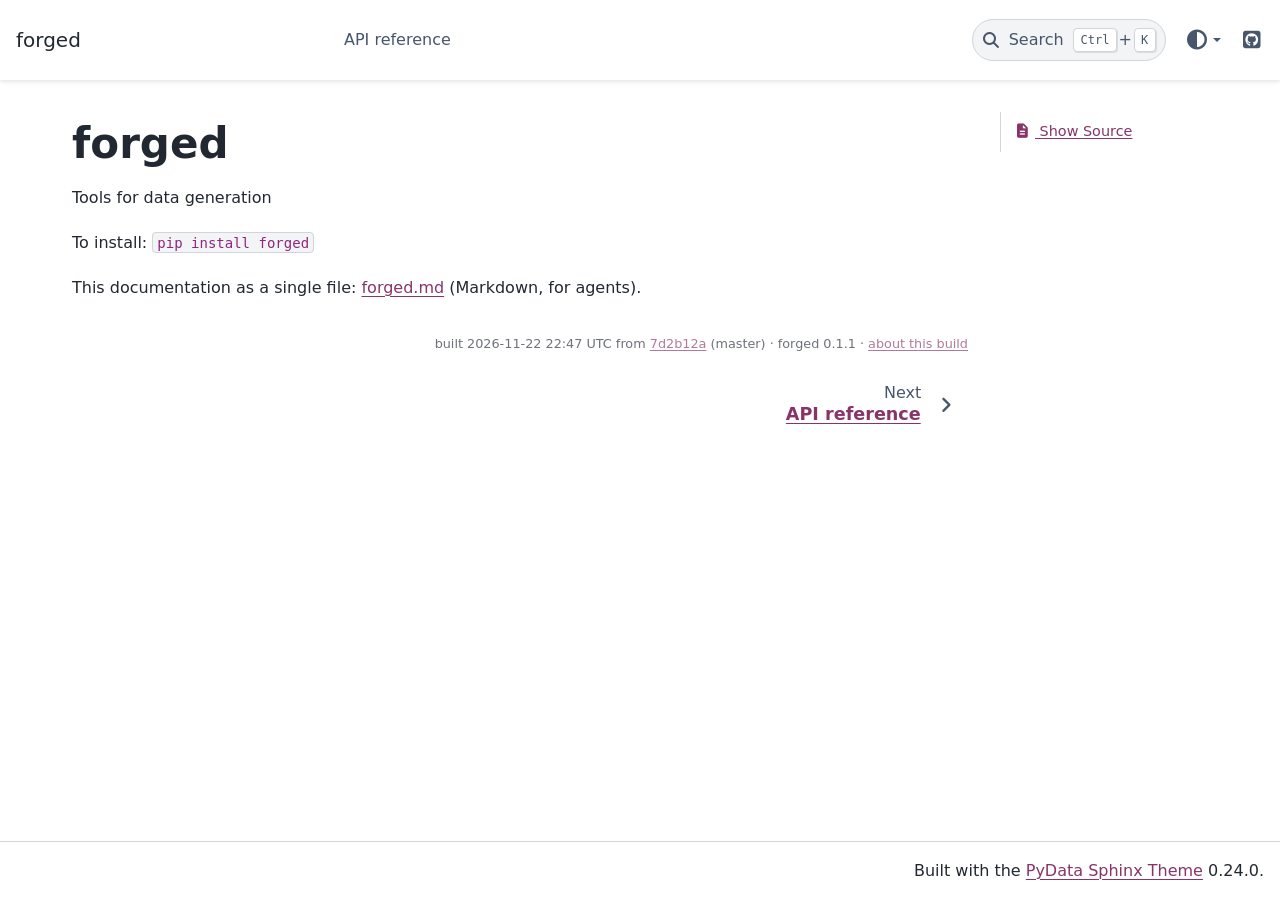
<file: index.html>
<!DOCTYPE html>


<html lang="en" data-content_root="./" >

  <head>
    <meta charset="utf-8" />
    <meta name="viewport" content="width=device-width, initial-scale=1.0" /><meta name="viewport" content="width=device-width, initial-scale=1" />

<link rel="alternate" type="text/markdown" href="index.html.md">
<link rel="describedby" href="llms.txt" type="text/markdown">
<link rel="alternate" type="text/markdown" href="index.html.md">
<link rel="describedby" href="llms.txt">
    <title>forged &#8212; forged</title>
  
  
  
  <script data-cfasync="false">
    document.documentElement.dataset.mode = localStorage.getItem("mode") || "";
    document.documentElement.dataset.theme = localStorage.getItem("theme") || "";
  </script>
  <!--
    this give us a css class that will be invisible only if js is disabled
  -->
  <noscript>
    <style>
      .pst-js-only { display: none !important; }

    </style>
  </noscript>
  
  <!-- Loaded before other Sphinx assets -->
  <link href="_static/styles/theme.css?digest=75c7c72ae941e8b558d8" rel="stylesheet" />
<link href="_static/styles/pydata-sphinx-theme.css?digest=75c7c72ae941e8b558d8" rel="stylesheet" />

    <link rel="stylesheet" type="text/css" href="_static/pygments.css?v=d75fae25" />
    <link rel="stylesheet" type="text/css" href="_static/sphinx_autodoc_typehints.css?v=057ac668" />
    <link rel="stylesheet" type="text/css" href="_static/copybutton.css?v=76b2166b" />
    <link rel="stylesheet" type="text/css" href="_static/epythet.css?v=e624372f" />
  
  <!-- So that users can add custom icons -->
  <script defer src="_static/scripts/fontawesome.js?digest=75c7c72ae941e8b558d8"></script>
  <!-- Pre-loaded scripts that we'll load fully later -->
  <link rel="preload" as="script" href="_static/scripts/bootstrap.js?digest=75c7c72ae941e8b558d8" />
<link rel="preload" as="script" href="_static/scripts/pydata-sphinx-theme.js?digest=75c7c72ae941e8b558d8" />

    <script src="_static/documentation_options.js?v=a58bc63e"></script>
    <script src="_static/doctools.js?v=fd6eb6e6"></script>
    <script src="_static/sphinx_highlight.js?v=6ffebe34"></script>
    <script src="_static/clipboard.min.js?v=a7894cd8"></script>
    <script src="_static/copybutton.js?v=fd10adb8"></script>
    <script>DOCUMENTATION_OPTIONS.pagename = 'index';</script>
    <script>DOCUMENTATION_OPTIONS.search_as_you_type = false;</script>
    <link rel="index" title="Index" href="genindex.html" />
    <link rel="search" title="Search" href="search.html" />
    <link rel="next" title="API reference" href="api.html" />
  <meta name="viewport" content="width=device-width, initial-scale=1"/>
  <meta name="color-scheme" content="light dark"/>
  <meta name="docsearch:language" content="en"/>
  <meta name="docsearch:version" content="0.1.1" />
  
    
    <script src="_static/searchtools.js"></script>
    <script src="_static/language_data.js"></script>
    <script src="searchindex.js"></script>
  
  </head>
  <body data-default-mode="">
  
  
  <div id="pst-skip-link" class="skip-link d-print-none"><a href="#main-content">Skip to main content</a></div>

  
  <div id="pst-scroll-pixel-helper"></div>
  
  <button type="button" class="btn rounded-pill" id="pst-back-to-top">
    <i class="fa-solid fa-arrow-up"></i>Back to top</button>
  
  
  
  
  <dialog id="pst-search-dialog">
    
<form class="bd-search d-flex align-items-center"
      action="search.html"
      method="get">
  <i class="fa-solid fa-magnifying-glass"></i>
  <input type="search"
         class="form-control"
         name="q"
         placeholder="Search the docs ..."
         aria-label="Search the docs ..."
         autocomplete="off"
         autocorrect="off"
         autocapitalize="off"
         spellcheck="false"/>
  <span class="search-button__kbd-shortcut"><kbd class="kbd-shortcut__modifier">Ctrl</kbd>+<kbd>K</kbd></span>
</form>
  </dialog>

  <div class="pst-async-banner-revealer d-none">
  <aside id="bd-header-version-warning" class="d-none d-print-none" aria-label="Version warning"></aside>
</div>

  
    <header id="pst-header" class="bd-header navbar navbar-expand-lg bd-navbar d-print-none">
<div class="bd-header__inner bd-page-width">
  <button type="button" class="pst-navbar-icon sidebar-toggle primary-toggle" aria-label="Site navigation" aria-expanded="false" aria-controls="pst-primary-sidebar-modal">
    <span class="fa-solid fa-bars"></span>
  </button>
  
  
  <div class="col-lg-3 navbar-header-items__start">
    
      <div class="navbar-item">

  
    
  

<a class="navbar-brand logo" href="#">
  
  
  
  
  
  
    <p class="title logo__title">forged</p>
  
</a></div>
    
  </div>
  
  <div class="col-lg-9 navbar-header-items">
    
    <div class="me-auto navbar-header-items__center">
      
        <div class="navbar-item">
<nav>
  <ul class="bd-navbar-elements navbar-nav">
    
<li class="nav-item ">
  <a class="nav-link nav-internal" href="api.html">
    API reference
  </a>
</li>

  </ul>
</nav></div>
      
    </div>
    
    
    <div class="navbar-header-items__end">
      
        <div class="navbar-item navbar-persistent--container">
          

<button type="button" class="btn search-button-field search-button__button pst-js-only" title="Search" aria-label="Search" data-bs-placement="bottom" data-bs-toggle="tooltip">
 <i class="fa-solid fa-magnifying-glass"></i>
 <span class="search-button__default-text">Search</span>
 <span class="search-button__kbd-shortcut"><kbd class="kbd-shortcut__modifier">Ctrl</kbd>+<kbd class="kbd-shortcut__modifier">K</kbd></span>
</button>
        </div>
      
      
        <div class="navbar-item">

<div class="theme-switch-container dropdown pst-js-only" data-bs-toggle="tooltip" data-bs-placement="bottom" title="Color mode">
  <button type="button" class="btn btn-sm nav-link pst-navbar-icon theme-switch-button dropdown-toggle" aria-label="Color mode" data-bs-toggle="dropdown">
    <i class="theme-switch fa-solid fa-sun fa-lg" data-mode="light" title="Light"></i>
    <i class="theme-switch fa-solid fa-moon fa-lg" data-mode="dark" title="Dark"></i>
    <i class="theme-switch fa-solid fa-circle-half-stroke fa-lg" data-mode="auto" title="System Settings"></i>
  </button>
  <ul class="dropdown-menu dropdown-menu-end">
    <li><button type="button" class="dropdown-item d-flex align-items-center theme-change-button" data-mode="auto"><i class="fa-solid fa-circle-half-stroke fa-lg me-1"></i>System Settings</button></li>
    <li><button type="button" class="dropdown-item d-flex align-items-center theme-change-button" data-mode="light"><i class="fa-solid fa-sun fa-lg me-1"></i>Light</button></li>
    <li><button type="button" class="dropdown-item d-flex align-items-center theme-change-button" data-mode="dark"><i class="fa-solid fa-moon fa-lg me-1"></i>Dark</button></li>
  </ul>
</div></div>
      
        <div class="navbar-item"><ul class="navbar-icon-links"
    aria-label="Icon Links">
        <li class="nav-item">
          
          
          
          
          
          
          
          
          <a href="https://github.com/i2mint/forged" title="GitHub" class="nav-link pst-navbar-icon" rel="noopener" target="_blank" data-bs-toggle="tooltip" data-bs-placement="bottom"><i class="fa-brands fa-square-github fa-lg" aria-hidden="true"></i><span class="visually-hidden">GitHub</span></a>
        </li>
</ul></div>
      
    </div>
    
  </div>
  
  
    <div class="navbar-persistent--mobile">

<button type="button" class="btn search-button-field search-button__button pst-js-only" title="Search" aria-label="Search" data-bs-placement="bottom" data-bs-toggle="tooltip">
 <i class="fa-solid fa-magnifying-glass"></i>
 <span class="search-button__default-text">Search</span>
 <span class="search-button__kbd-shortcut"><kbd class="kbd-shortcut__modifier">Ctrl</kbd>+<kbd class="kbd-shortcut__modifier">K</kbd></span>
</button>
    </div>
  

  
    <button type="button" class="pst-navbar-icon sidebar-toggle secondary-toggle" aria-label="On this page" aria-expanded="false" aria-controls="pst-secondary-sidebar-modal">
      <span class="fa-solid fa-outdent"></span>
    </button>
  
</div>

    </header>
  

  <div class="bd-container">
    <div class="bd-container__inner bd-page-width">
      
      
      
        
      
      <dialog id="pst-primary-sidebar-modal" tabindex="-1"></dialog>
      <div id="pst-primary-sidebar" class="bd-sidebar-primary bd-sidebar hide-on-wide">
        

  
  <div class="sidebar-header-items sidebar-primary__section">
    
    
      <div class="sidebar-header-items__center">
        
          
          
            <div class="navbar-item">
<nav>
  <ul class="bd-navbar-elements navbar-nav">
    
<li class="nav-item ">
  <a class="nav-link nav-internal" href="api.html">
    API reference
  </a>
</li>

  </ul>
</nav></div>
          
        
      </div>
    
    
    
      <div class="sidebar-header-items__end">
        
          <div class="navbar-item">

<div class="theme-switch-container dropdown pst-js-only" data-bs-toggle="tooltip" data-bs-placement="bottom" title="Color mode">
  <button type="button" class="btn btn-sm nav-link pst-navbar-icon theme-switch-button dropdown-toggle" aria-label="Color mode" data-bs-toggle="dropdown">
    <i class="theme-switch fa-solid fa-sun fa-lg" data-mode="light" title="Light"></i>
    <i class="theme-switch fa-solid fa-moon fa-lg" data-mode="dark" title="Dark"></i>
    <i class="theme-switch fa-solid fa-circle-half-stroke fa-lg" data-mode="auto" title="System Settings"></i>
  </button>
  <ul class="dropdown-menu dropdown-menu-end">
    <li><button type="button" class="dropdown-item d-flex align-items-center theme-change-button" data-mode="auto"><i class="fa-solid fa-circle-half-stroke fa-lg me-1"></i>System Settings</button></li>
    <li><button type="button" class="dropdown-item d-flex align-items-center theme-change-button" data-mode="light"><i class="fa-solid fa-sun fa-lg me-1"></i>Light</button></li>
    <li><button type="button" class="dropdown-item d-flex align-items-center theme-change-button" data-mode="dark"><i class="fa-solid fa-moon fa-lg me-1"></i>Dark</button></li>
  </ul>
</div></div>
        
          <div class="navbar-item"><ul class="navbar-icon-links"
    aria-label="Icon Links">
        <li class="nav-item">
          
          
          
          
          
          
          
          
          <a href="https://github.com/i2mint/forged" title="GitHub" class="nav-link pst-navbar-icon" rel="noopener" target="_blank" data-bs-toggle="tooltip" data-bs-placement="bottom"><i class="fa-brands fa-square-github fa-lg" aria-hidden="true"></i><span class="visually-hidden">GitHub</span></a>
        </li>
</ul></div>
        
      </div>
    
  </div>
  
  
  <div class="sidebar-primary-items__end sidebar-primary__section">
      <div class="sidebar-primary-item">
<div id="ethical-ad-placement"
      class="flat"
      data-ea-publisher="readthedocs"
      data-ea-type="readthedocs-sidebar"
      data-ea-manual="true">
</div></div>
  </div>


      </div>
      
      <main id="main-content" class="bd-main" role="main">
        
        
          <div class="bd-content">
            <div class="bd-article-container">
              
              <div class="bd-header-article d-print-none"></div>
              
              
              
                
<div id="searchbox"></div>
                <article class="bd-article">
                  
  <!-- generated by epythet -->
<section id="forged">
<h1>forged<a class="headerlink" href="#forged" title="Link to this heading">#</a></h1>
<p>Tools for data generation</p>
<p>To install:	<code class="docutils literal notranslate"><span class="pre">pip</span> <span class="pre">install</span> <span class="pre">forged</span></code></p>
<p class="epythet-aggregates">This documentation as a single file: <a href="forged.md">forged.md</a> (Markdown, for agents).</p>
<div class="toctree-wrapper compound">
</div>
</section>

<p class="epythet-provenance" style="font-size:.8em;opacity:.65;margin-top:2.5em;text-align:right">built 2026-11-22 22:47 UTC from <a href="https://github.com/i2mint/forged/commit/7d2b12a12151b091a7d610fa667853a081b788ab">7d2b12a</a> (master) · forged 0.1.1 · <a href="about-this-build.html">about this build</a></p>

                </article>
              
              
              
              
              
                <footer class="prev-next-footer d-print-none">
                  
<div class="prev-next-area">
    <a class="right-next"
       href="api.html"
       title="next page">
      <div class="prev-next-info">
        <p class="prev-next-subtitle">next</p>
        <p class="prev-next-title">API reference</p>
      </div>
      <i class="fa-solid fa-angle-right"></i>
    </a>
</div>
                </footer>
              
            </div>
            
            
              
                <dialog id="pst-secondary-sidebar-modal" tabindex="-1"></dialog>
                <div id="pst-secondary-sidebar" class="bd-sidebar-secondary bd-toc"><div class="sidebar-secondary-items sidebar-secondary__inner">


  <div class="sidebar-secondary-item">

  <div class="tocsection sourcelink">
    <a href="_sources/index.md.txt">
      <i class="fa-solid fa-file-lines"></i> Show Source
    </a>
  </div>
</div>

</div></div>
              
            
          </div>
          <footer class="bd-footer-content">
            
          </footer>
        
      </main>
    </div>
  </div>
  
  <!-- Scripts loaded after <body> so the DOM is not blocked -->
  <script defer src="_static/scripts/bootstrap.js?digest=75c7c72ae941e8b558d8"></script>
<script defer src="_static/scripts/pydata-sphinx-theme.js?digest=75c7c72ae941e8b558d8"></script>

  <footer class="bd-footer">
<div class="bd-footer__inner bd-page-width">
  
  
  
    <div class="footer-items__end">
      
        <div class="footer-item">
<p class="theme-version">
  <!-- # L10n: Setting the PST URL as an argument as this does not need to be localized -->
  Built with the <a href="https://pydata-sphinx-theme.readthedocs.io/en/stable/index.html">PyData Sphinx Theme</a> 0.24.0.
</p></div>
      
    </div>
  
</div>

  </footer>
  </body>
</html>
</file>
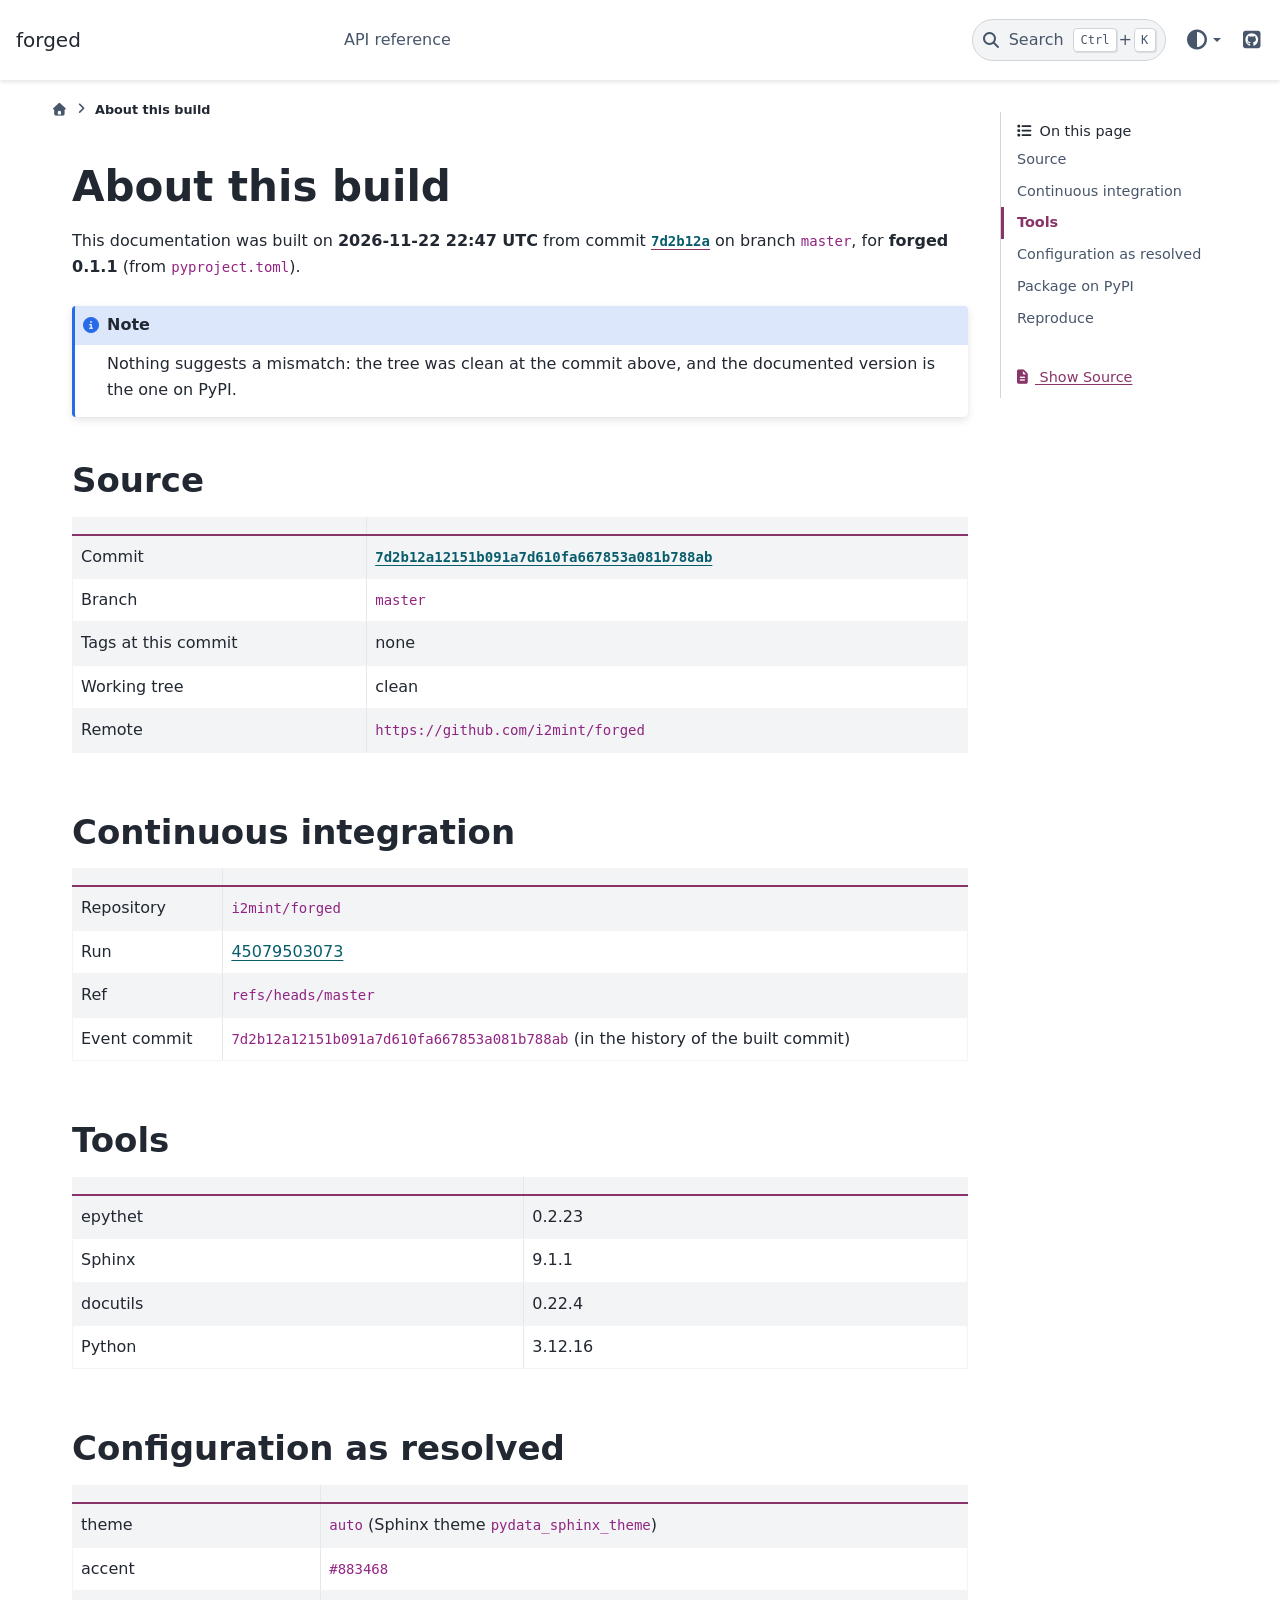
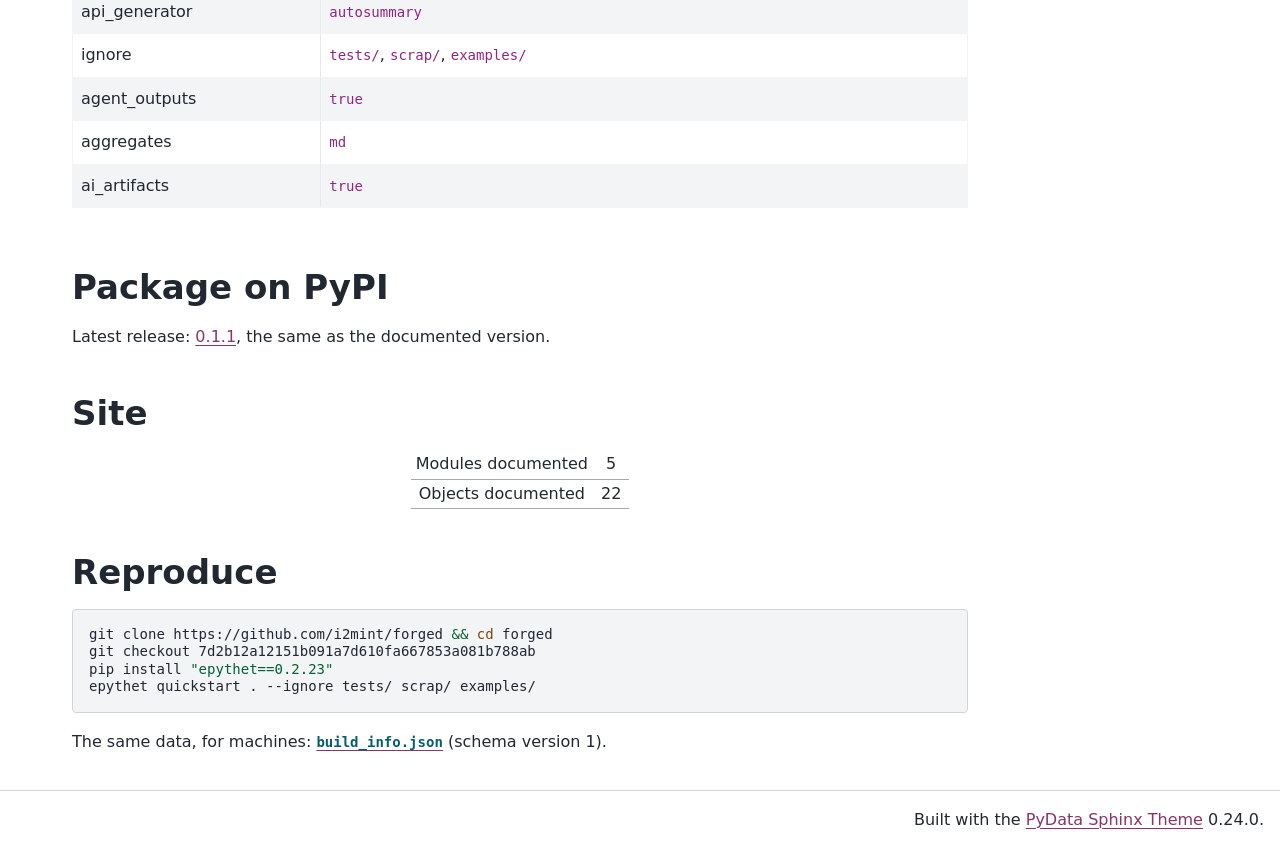
<file: about-this-build.html>
<!DOCTYPE html>


<html lang="en" data-content_root="./" >

  <head>
    <meta charset="utf-8" />
    <meta name="viewport" content="width=device-width, initial-scale=1.0" /><meta name="viewport" content="width=device-width, initial-scale=1" />

<link rel="alternate" type="text/markdown" href="about-this-build.html.md">
<link rel="describedby" href="llms.txt" type="text/markdown">
<link rel="alternate" type="text/markdown" href="about-this-build.html.md">
<link rel="describedby" href="llms.txt">
    <title>About this build &#8212; forged</title>
  
  
  
  <script data-cfasync="false">
    document.documentElement.dataset.mode = localStorage.getItem("mode") || "";
    document.documentElement.dataset.theme = localStorage.getItem("theme") || "";
  </script>
  <!--
    this give us a css class that will be invisible only if js is disabled
  -->
  <noscript>
    <style>
      .pst-js-only { display: none !important; }

    </style>
  </noscript>
  
  <!-- Loaded before other Sphinx assets -->
  <link href="_static/styles/theme.css?digest=75c7c72ae941e8b558d8" rel="stylesheet" />
<link href="_static/styles/pydata-sphinx-theme.css?digest=75c7c72ae941e8b558d8" rel="stylesheet" />

    <link rel="stylesheet" type="text/css" href="_static/pygments.css?v=d75fae25" />
    <link rel="stylesheet" type="text/css" href="_static/sphinx_autodoc_typehints.css?v=057ac668" />
    <link rel="stylesheet" type="text/css" href="_static/copybutton.css?v=76b2166b" />
    <link rel="stylesheet" type="text/css" href="_static/epythet.css?v=e624372f" />
  
  <!-- So that users can add custom icons -->
  <script defer src="_static/scripts/fontawesome.js?digest=75c7c72ae941e8b558d8"></script>
  <!-- Pre-loaded scripts that we'll load fully later -->
  <link rel="preload" as="script" href="_static/scripts/bootstrap.js?digest=75c7c72ae941e8b558d8" />
<link rel="preload" as="script" href="_static/scripts/pydata-sphinx-theme.js?digest=75c7c72ae941e8b558d8" />

    <script src="_static/documentation_options.js?v=a58bc63e"></script>
    <script src="_static/doctools.js?v=fd6eb6e6"></script>
    <script src="_static/sphinx_highlight.js?v=6ffebe34"></script>
    <script src="_static/clipboard.min.js?v=a7894cd8"></script>
    <script src="_static/copybutton.js?v=fd10adb8"></script>
    <script>DOCUMENTATION_OPTIONS.pagename = 'about-this-build';</script>
    <script>DOCUMENTATION_OPTIONS.search_as_you_type = false;</script>
    <link rel="index" title="Index" href="genindex.html" />
    <link rel="search" title="Search" href="search.html" />
  <meta name="viewport" content="width=device-width, initial-scale=1"/>
  <meta name="color-scheme" content="light dark"/>
  <meta name="docsearch:language" content="en"/>
  <meta name="docsearch:version" content="0.1.1" />
  
    
    <script src="_static/searchtools.js"></script>
    <script src="_static/language_data.js"></script>
    <script src="searchindex.js"></script>
  
  </head>
  <body data-default-mode="">
  
  
  <div id="pst-skip-link" class="skip-link d-print-none"><a href="#main-content">Skip to main content</a></div>

  
  <div id="pst-scroll-pixel-helper"></div>
  
  <button type="button" class="btn rounded-pill" id="pst-back-to-top">
    <i class="fa-solid fa-arrow-up"></i>Back to top</button>
  
  
  
  
  <dialog id="pst-search-dialog">
    
<form class="bd-search d-flex align-items-center"
      action="search.html"
      method="get">
  <i class="fa-solid fa-magnifying-glass"></i>
  <input type="search"
         class="form-control"
         name="q"
         placeholder="Search the docs ..."
         aria-label="Search the docs ..."
         autocomplete="off"
         autocorrect="off"
         autocapitalize="off"
         spellcheck="false"/>
  <span class="search-button__kbd-shortcut"><kbd class="kbd-shortcut__modifier">Ctrl</kbd>+<kbd>K</kbd></span>
</form>
  </dialog>

  <div class="pst-async-banner-revealer d-none">
  <aside id="bd-header-version-warning" class="d-none d-print-none" aria-label="Version warning"></aside>
</div>

  
    <header id="pst-header" class="bd-header navbar navbar-expand-lg bd-navbar d-print-none">
<div class="bd-header__inner bd-page-width">
  <button type="button" class="pst-navbar-icon sidebar-toggle primary-toggle" aria-label="Site navigation" aria-expanded="false" aria-controls="pst-primary-sidebar-modal">
    <span class="fa-solid fa-bars"></span>
  </button>
  
  
  <div class="col-lg-3 navbar-header-items__start">
    
      <div class="navbar-item">

  
    
  

<a class="navbar-brand logo" href="index.html">
  
  
  
  
  
  
    <p class="title logo__title">forged</p>
  
</a></div>
    
  </div>
  
  <div class="col-lg-9 navbar-header-items">
    
    <div class="me-auto navbar-header-items__center">
      
        <div class="navbar-item">
<nav>
  <ul class="bd-navbar-elements navbar-nav">
    
<li class="nav-item ">
  <a class="nav-link nav-internal" href="api.html">
    API reference
  </a>
</li>

  </ul>
</nav></div>
      
    </div>
    
    
    <div class="navbar-header-items__end">
      
        <div class="navbar-item navbar-persistent--container">
          

<button type="button" class="btn search-button-field search-button__button pst-js-only" title="Search" aria-label="Search" data-bs-placement="bottom" data-bs-toggle="tooltip">
 <i class="fa-solid fa-magnifying-glass"></i>
 <span class="search-button__default-text">Search</span>
 <span class="search-button__kbd-shortcut"><kbd class="kbd-shortcut__modifier">Ctrl</kbd>+<kbd class="kbd-shortcut__modifier">K</kbd></span>
</button>
        </div>
      
      
        <div class="navbar-item">

<div class="theme-switch-container dropdown pst-js-only" data-bs-toggle="tooltip" data-bs-placement="bottom" title="Color mode">
  <button type="button" class="btn btn-sm nav-link pst-navbar-icon theme-switch-button dropdown-toggle" aria-label="Color mode" data-bs-toggle="dropdown">
    <i class="theme-switch fa-solid fa-sun fa-lg" data-mode="light" title="Light"></i>
    <i class="theme-switch fa-solid fa-moon fa-lg" data-mode="dark" title="Dark"></i>
    <i class="theme-switch fa-solid fa-circle-half-stroke fa-lg" data-mode="auto" title="System Settings"></i>
  </button>
  <ul class="dropdown-menu dropdown-menu-end">
    <li><button type="button" class="dropdown-item d-flex align-items-center theme-change-button" data-mode="auto"><i class="fa-solid fa-circle-half-stroke fa-lg me-1"></i>System Settings</button></li>
    <li><button type="button" class="dropdown-item d-flex align-items-center theme-change-button" data-mode="light"><i class="fa-solid fa-sun fa-lg me-1"></i>Light</button></li>
    <li><button type="button" class="dropdown-item d-flex align-items-center theme-change-button" data-mode="dark"><i class="fa-solid fa-moon fa-lg me-1"></i>Dark</button></li>
  </ul>
</div></div>
      
        <div class="navbar-item"><ul class="navbar-icon-links"
    aria-label="Icon Links">
        <li class="nav-item">
          
          
          
          
          
          
          
          
          <a href="https://github.com/i2mint/forged" title="GitHub" class="nav-link pst-navbar-icon" rel="noopener" target="_blank" data-bs-toggle="tooltip" data-bs-placement="bottom"><i class="fa-brands fa-square-github fa-lg" aria-hidden="true"></i><span class="visually-hidden">GitHub</span></a>
        </li>
</ul></div>
      
    </div>
    
  </div>
  
  
    <div class="navbar-persistent--mobile">

<button type="button" class="btn search-button-field search-button__button pst-js-only" title="Search" aria-label="Search" data-bs-placement="bottom" data-bs-toggle="tooltip">
 <i class="fa-solid fa-magnifying-glass"></i>
 <span class="search-button__default-text">Search</span>
 <span class="search-button__kbd-shortcut"><kbd class="kbd-shortcut__modifier">Ctrl</kbd>+<kbd class="kbd-shortcut__modifier">K</kbd></span>
</button>
    </div>
  

  
    <button type="button" class="pst-navbar-icon sidebar-toggle secondary-toggle" aria-label="On this page" aria-expanded="false" aria-controls="pst-secondary-sidebar-modal">
      <span class="fa-solid fa-outdent"></span>
    </button>
  
</div>

    </header>
  

  <div class="bd-container">
    <div class="bd-container__inner bd-page-width">
      
      
      
        
      
      <dialog id="pst-primary-sidebar-modal" tabindex="-1"></dialog>
      <div id="pst-primary-sidebar" class="bd-sidebar-primary bd-sidebar hide-on-wide">
        

  
  <div class="sidebar-header-items sidebar-primary__section">
    
    
      <div class="sidebar-header-items__center">
        
          
          
            <div class="navbar-item">
<nav>
  <ul class="bd-navbar-elements navbar-nav">
    
<li class="nav-item ">
  <a class="nav-link nav-internal" href="api.html">
    API reference
  </a>
</li>

  </ul>
</nav></div>
          
        
      </div>
    
    
    
      <div class="sidebar-header-items__end">
        
          <div class="navbar-item">

<div class="theme-switch-container dropdown pst-js-only" data-bs-toggle="tooltip" data-bs-placement="bottom" title="Color mode">
  <button type="button" class="btn btn-sm nav-link pst-navbar-icon theme-switch-button dropdown-toggle" aria-label="Color mode" data-bs-toggle="dropdown">
    <i class="theme-switch fa-solid fa-sun fa-lg" data-mode="light" title="Light"></i>
    <i class="theme-switch fa-solid fa-moon fa-lg" data-mode="dark" title="Dark"></i>
    <i class="theme-switch fa-solid fa-circle-half-stroke fa-lg" data-mode="auto" title="System Settings"></i>
  </button>
  <ul class="dropdown-menu dropdown-menu-end">
    <li><button type="button" class="dropdown-item d-flex align-items-center theme-change-button" data-mode="auto"><i class="fa-solid fa-circle-half-stroke fa-lg me-1"></i>System Settings</button></li>
    <li><button type="button" class="dropdown-item d-flex align-items-center theme-change-button" data-mode="light"><i class="fa-solid fa-sun fa-lg me-1"></i>Light</button></li>
    <li><button type="button" class="dropdown-item d-flex align-items-center theme-change-button" data-mode="dark"><i class="fa-solid fa-moon fa-lg me-1"></i>Dark</button></li>
  </ul>
</div></div>
        
          <div class="navbar-item"><ul class="navbar-icon-links"
    aria-label="Icon Links">
        <li class="nav-item">
          
          
          
          
          
          
          
          
          <a href="https://github.com/i2mint/forged" title="GitHub" class="nav-link pst-navbar-icon" rel="noopener" target="_blank" data-bs-toggle="tooltip" data-bs-placement="bottom"><i class="fa-brands fa-square-github fa-lg" aria-hidden="true"></i><span class="visually-hidden">GitHub</span></a>
        </li>
</ul></div>
        
      </div>
    
  </div>
  
  
  <div class="sidebar-primary-items__end sidebar-primary__section">
      <div class="sidebar-primary-item">
<div id="ethical-ad-placement"
      class="flat"
      data-ea-publisher="readthedocs"
      data-ea-type="readthedocs-sidebar"
      data-ea-manual="true">
</div></div>
  </div>


      </div>
      
      <main id="main-content" class="bd-main" role="main">
        
        
          <div class="bd-content">
            <div class="bd-article-container">
              
              <div class="bd-header-article d-print-none">
<div class="header-article-items header-article__inner">
  
    <div class="header-article-items__start">
      
        <div class="header-article-item">

<nav aria-label="Breadcrumb" class="d-print-none">
  <ul class="bd-breadcrumbs">
    
    <li class="breadcrumb-item breadcrumb-home">
      <a href="index.html" class="nav-link" aria-label="Home">
        <i class="fa-solid fa-house"></i>
      </a>
    </li>
    <li class="breadcrumb-item active" aria-current="page"><span class="ellipsis">About this build</span></li>
  </ul>
</nav>
</div>
      
    </div>
  
  
</div>
</div>
              
              
              
                
<div id="searchbox"></div>
                <article class="bd-article">
                  
  <!-- generated by epythet -->
<section id="about-this-build">
<h1>About this build<a class="headerlink" href="#about-this-build" title="Link to this heading">#</a></h1>
<p>This documentation was built on <strong>2026-11-22 22:47 UTC</strong> from commit <a href="https://github.com/i2mint/forged/commit/7d2b12a12151b091a7d610fa667853a081b788ab"><code>7d2b12a</code></a> on branch <code>master</code>, for <strong>forged 0.1.1</strong> (from <code>pyproject.toml</code>).</p>
<div class="admonition note">
<p class="admonition-title">Note</p>
<p>Nothing suggests a mismatch: the tree was clean at the commit above, and the documented version is the one on PyPI.</p>
</div>
<section id="source">
<h2>Source<a class="headerlink" href="#source" title="Link to this heading">#</a></h2>
<div class="pst-scrollable-table-container"><table class="table">
<thead>
<tr class="row-odd"><th class="head"><p></p></th>
<th class="head"><p></p></th>
</tr>
</thead>
<tbody>
<tr class="row-even"><td><p>Commit</p></td>
<td><p><a href="https://github.com/i2mint/forged/commit/7d2b12a12151b091a7d610fa667853a081b788ab"><code>7d2b12a12151b091a7d610fa667853a081b788ab</code></a></p></td>
</tr>
<tr class="row-odd"><td><p>Branch</p></td>
<td><p><code>master</code></p></td>
</tr>
<tr class="row-even"><td><p>Tags at this commit</p></td>
<td><p>none</p></td>
</tr>
<tr class="row-odd"><td><p>Working tree</p></td>
<td><p>clean</p></td>
</tr>
<tr class="row-even"><td><p>Remote</p></td>
<td><p><code>https://github.com/i2mint/forged</code></p></td>
</tr>
</tbody>
</table>
</div>
</section>
<section id="continuous-integration">
<h2>Continuous integration<a class="headerlink" href="#continuous-integration" title="Link to this heading">#</a></h2>
<div class="pst-scrollable-table-container"><table class="table">
<thead>
<tr class="row-odd"><th class="head"><p></p></th>
<th class="head"><p></p></th>
</tr>
</thead>
<tbody>
<tr class="row-even"><td><p>Repository</p></td>
<td><p><code>i2mint/forged</code></p></td>
</tr>
<tr class="row-odd"><td><p>Run</p></td>
<td><p><a href="https://github.com/i2mint/forged/actions/runs/45079503073">45079503073</a></p></td>
</tr>
<tr class="row-even"><td><p>Ref</p></td>
<td><p><code>refs/heads/master</code></p></td>
</tr>
<tr class="row-odd"><td><p>Event commit</p></td>
<td><p><code>7d2b12a12151b091a7d610fa667853a081b788ab</code> (in the history of the built commit)</p></td>
</tr>
</tbody>
</table>
</div>
</section>
<section id="tools">
<h2>Tools<a class="headerlink" href="#tools" title="Link to this heading">#</a></h2>
<div class="pst-scrollable-table-container"><table class="table">
<thead>
<tr class="row-odd"><th class="head"><p></p></th>
<th class="head"><p></p></th>
</tr>
</thead>
<tbody>
<tr class="row-even"><td><p>epythet</p></td>
<td><p>0.2.23</p></td>
</tr>
<tr class="row-odd"><td><p>Sphinx</p></td>
<td><p>9.1.1</p></td>
</tr>
<tr class="row-even"><td><p>docutils</p></td>
<td><p>0.22.4</p></td>
</tr>
<tr class="row-odd"><td><p>Python</p></td>
<td><p>3.12.16</p></td>
</tr>
</tbody>
</table>
</div>
</section>
<section id="configuration-as-resolved">
<h2>Configuration as resolved<a class="headerlink" href="#configuration-as-resolved" title="Link to this heading">#</a></h2>
<div class="pst-scrollable-table-container"><table class="table">
<thead>
<tr class="row-odd"><th class="head"><p></p></th>
<th class="head"><p></p></th>
</tr>
</thead>
<tbody>
<tr class="row-even"><td><p>theme</p></td>
<td><p><code>auto</code> (Sphinx theme <code>pydata_sphinx_theme</code>)</p></td>
</tr>
<tr class="row-odd"><td><p>accent</p></td>
<td><p><code>#883468</code></p></td>
</tr>
<tr class="row-even"><td><p>api_generator</p></td>
<td><p><code>autosummary</code></p></td>
</tr>
<tr class="row-odd"><td><p>ignore</p></td>
<td><p><code>tests/</code>, <code>scrap/</code>, <code>examples/</code></p></td>
</tr>
<tr class="row-even"><td><p>agent_outputs</p></td>
<td><p><code>true</code></p></td>
</tr>
<tr class="row-odd"><td><p>aggregates</p></td>
<td><p><code>md</code></p></td>
</tr>
<tr class="row-even"><td><p>ai_artifacts</p></td>
<td><p><code>true</code></p></td>
</tr>
</tbody>
</table>
</div>
</section>
<section id="package-on-pypi">
<h2>Package on PyPI<a class="headerlink" href="#package-on-pypi" title="Link to this heading">#</a></h2>
<p>Latest release: <a href="https://pypi.org/project/forged/0.1.1/">0.1.1</a>, the same as the documented version.</p>
</section>
<section id="site"><h2>Site</h2><table class="docutils align-default"><tbody><tr><td><p>Modules documented</p></td><td><p>5</p></td></tr><tr><td><p>Objects documented</p></td><td><p>22</p></td></tr></tbody></table></section>
<section id="reproduce">
<h2>Reproduce<a class="headerlink" href="#reproduce" title="Link to this heading">#</a></h2>
<div class="highlight-bash notranslate"><div class="highlight"><pre><span></span>git<span class="w"> </span>clone<span class="w"> </span>https://github.com/i2mint/forged<span class="w"> </span><span class="o">&amp;&amp;</span><span class="w"> </span><span class="nb">cd</span><span class="w"> </span>forged
git<span class="w"> </span>checkout<span class="w"> </span>7d2b12a12151b091a7d610fa667853a081b788ab
pip<span class="w"> </span>install<span class="w"> </span><span class="s2">"epythet==0.2.23"</span>
epythet<span class="w"> </span>quickstart<span class="w"> </span>.<span class="w"> </span>--ignore<span class="w"> </span>tests/<span class="w"> </span>scrap/<span class="w"> </span>examples/
</pre></div>
</div>
<p>The same data, for machines: <a href="build_info.json"><code>build_info.json</code></a> (schema version 1).</p>
</section>
</section>


                </article>
              
              
              
              
              
                <footer class="prev-next-footer d-print-none">
                  
<div class="prev-next-area">
</div>
                </footer>
              
            </div>
            
            
              
                <dialog id="pst-secondary-sidebar-modal" tabindex="-1"></dialog>
                <div id="pst-secondary-sidebar" class="bd-sidebar-secondary bd-toc"><div class="sidebar-secondary-items sidebar-secondary__inner">


  <div class="sidebar-secondary-item">
<div
    id="pst-page-navigation-heading-2"
    class="page-toc tocsection onthispage">
    <i class="fa-solid fa-list"></i> On this page
  </div>
  <nav id="pst-page-toc-nav" class="page-toc" aria-labelledby="pst-page-navigation-heading-2">
    <ul class="pst-show_toc_level nav section-nav flex-column">
<li class="toc-h2 nav-item toc-entry"><a class="reference internal nav-link" href="#source">Source</a></li>
<li class="toc-h2 nav-item toc-entry"><a class="reference internal nav-link" href="#continuous-integration">Continuous integration</a></li>
<li class="toc-h2 nav-item toc-entry"><a class="reference internal nav-link" href="#tools">Tools</a></li>
<li class="toc-h2 nav-item toc-entry"><a class="reference internal nav-link" href="#configuration-as-resolved">Configuration as resolved</a></li>
<li class="toc-h2 nav-item toc-entry"><a class="reference internal nav-link" href="#package-on-pypi">Package on PyPI</a></li>
<li class="toc-h2 nav-item toc-entry"><a class="reference internal nav-link" href="#reproduce">Reproduce</a></li>
</ul>
  </nav></div>

  <div class="sidebar-secondary-item">

  <div class="tocsection sourcelink">
    <a href="_sources/about-this-build.md.txt">
      <i class="fa-solid fa-file-lines"></i> Show Source
    </a>
  </div>
</div>

</div></div>
              
            
          </div>
          <footer class="bd-footer-content">
            
          </footer>
        
      </main>
    </div>
  </div>
  
  <!-- Scripts loaded after <body> so the DOM is not blocked -->
  <script defer src="_static/scripts/bootstrap.js?digest=75c7c72ae941e8b558d8"></script>
<script defer src="_static/scripts/pydata-sphinx-theme.js?digest=75c7c72ae941e8b558d8"></script>

  <footer class="bd-footer">
<div class="bd-footer__inner bd-page-width">
  
  
  
    <div class="footer-items__end">
      
        <div class="footer-item">
<p class="theme-version">
  <!-- # L10n: Setting the PST URL as an argument as this does not need to be localized -->
  Built with the <a href="https://pydata-sphinx-theme.readthedocs.io/en/stable/index.html">PyData Sphinx Theme</a> 0.24.0.
</p></div>
      
    </div>
  
</div>

  </footer>
  </body>
</html>
</file>
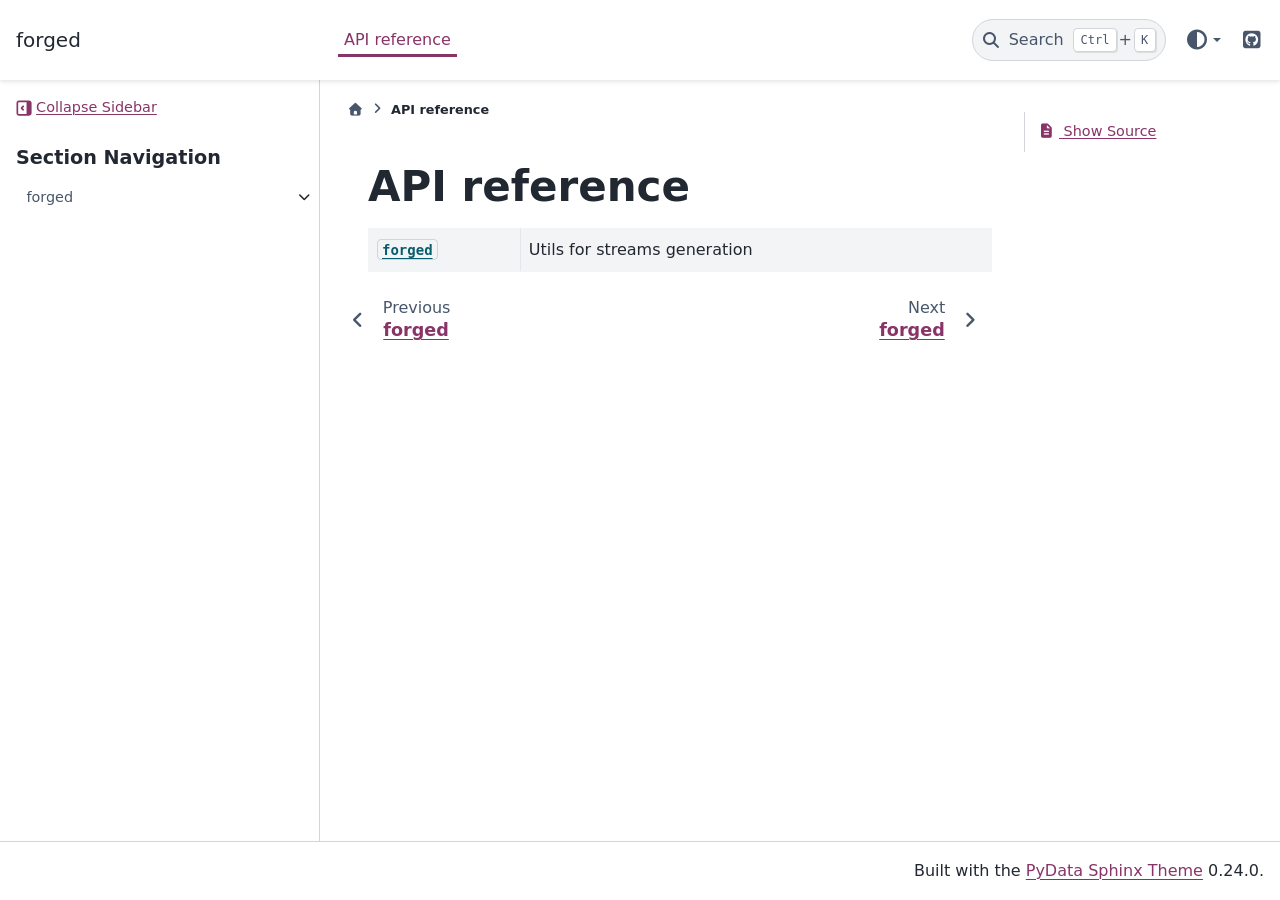
<file: api.html>
<!DOCTYPE html>


<html lang="en" data-content_root="./" >

  <head>
    <meta charset="utf-8" />
    <meta name="viewport" content="width=device-width, initial-scale=1.0" /><meta name="viewport" content="width=device-width, initial-scale=1" />

<link rel="alternate" type="text/markdown" href="api.html.md">
<link rel="describedby" href="llms.txt" type="text/markdown">
<link rel="alternate" type="text/markdown" href="api.html.md">
<link rel="describedby" href="llms.txt">
    <title>API reference &#8212; forged</title>
  
  
  
  <script data-cfasync="false">
    document.documentElement.dataset.mode = localStorage.getItem("mode") || "";
    document.documentElement.dataset.theme = localStorage.getItem("theme") || "";
  </script>
  <!--
    this give us a css class that will be invisible only if js is disabled
  -->
  <noscript>
    <style>
      .pst-js-only { display: none !important; }

    </style>
  </noscript>
  
  <!-- Loaded before other Sphinx assets -->
  <link href="_static/styles/theme.css?digest=75c7c72ae941e8b558d8" rel="stylesheet" />
<link href="_static/styles/pydata-sphinx-theme.css?digest=75c7c72ae941e8b558d8" rel="stylesheet" />

    <link rel="stylesheet" type="text/css" href="_static/pygments.css?v=d75fae25" />
    <link rel="stylesheet" type="text/css" href="_static/sphinx_autodoc_typehints.css?v=057ac668" />
    <link rel="stylesheet" type="text/css" href="_static/copybutton.css?v=76b2166b" />
    <link rel="stylesheet" type="text/css" href="_static/epythet.css?v=e624372f" />
  
  <!-- So that users can add custom icons -->
  <script defer src="_static/scripts/fontawesome.js?digest=75c7c72ae941e8b558d8"></script>
  <!-- Pre-loaded scripts that we'll load fully later -->
  <link rel="preload" as="script" href="_static/scripts/bootstrap.js?digest=75c7c72ae941e8b558d8" />
<link rel="preload" as="script" href="_static/scripts/pydata-sphinx-theme.js?digest=75c7c72ae941e8b558d8" />

    <script src="_static/documentation_options.js?v=a58bc63e"></script>
    <script src="_static/doctools.js?v=fd6eb6e6"></script>
    <script src="_static/sphinx_highlight.js?v=6ffebe34"></script>
    <script src="_static/clipboard.min.js?v=a7894cd8"></script>
    <script src="_static/copybutton.js?v=fd10adb8"></script>
    <script>DOCUMENTATION_OPTIONS.pagename = 'api';</script>
    <script>DOCUMENTATION_OPTIONS.search_as_you_type = false;</script>
    <link rel="index" title="Index" href="genindex.html" />
    <link rel="search" title="Search" href="search.html" />
    <link rel="next" title="forged" href="_autosummary/forged.html" />
    <link rel="prev" title="forged" href="index.html" />
  <meta name="viewport" content="width=device-width, initial-scale=1"/>
  <meta name="color-scheme" content="light dark"/>
  <meta name="docsearch:language" content="en"/>
  <meta name="docsearch:version" content="0.1.1" />
  
    
    <script src="_static/searchtools.js"></script>
    <script src="_static/language_data.js"></script>
    <script src="searchindex.js"></script>
  
  </head>
  <body data-default-mode="">
  
  
  <div id="pst-skip-link" class="skip-link d-print-none"><a href="#main-content">Skip to main content</a></div>

  
  <div id="pst-scroll-pixel-helper"></div>
  
  <button type="button" class="btn rounded-pill" id="pst-back-to-top">
    <i class="fa-solid fa-arrow-up"></i>Back to top</button>
  
  
  
  
  <dialog id="pst-search-dialog">
    
<form class="bd-search d-flex align-items-center"
      action="search.html"
      method="get">
  <i class="fa-solid fa-magnifying-glass"></i>
  <input type="search"
         class="form-control"
         name="q"
         placeholder="Search the docs ..."
         aria-label="Search the docs ..."
         autocomplete="off"
         autocorrect="off"
         autocapitalize="off"
         spellcheck="false"/>
  <span class="search-button__kbd-shortcut"><kbd class="kbd-shortcut__modifier">Ctrl</kbd>+<kbd>K</kbd></span>
</form>
  </dialog>

  <div class="pst-async-banner-revealer d-none">
  <aside id="bd-header-version-warning" class="d-none d-print-none" aria-label="Version warning"></aside>
</div>

  
    <header id="pst-header" class="bd-header navbar navbar-expand-lg bd-navbar d-print-none">
<div class="bd-header__inner bd-page-width">
  <button type="button" class="pst-navbar-icon sidebar-toggle primary-toggle" aria-label="Site navigation" aria-expanded="false" aria-controls="pst-primary-sidebar-modal">
    <span class="fa-solid fa-bars"></span>
  </button>
  
  
  <div class="col-lg-3 navbar-header-items__start">
    
      <div class="navbar-item">

  
    
  

<a class="navbar-brand logo" href="index.html">
  
  
  
  
  
  
    <p class="title logo__title">forged</p>
  
</a></div>
    
  </div>
  
  <div class="col-lg-9 navbar-header-items">
    
    <div class="me-auto navbar-header-items__center">
      
        <div class="navbar-item">
<nav>
  <ul class="bd-navbar-elements navbar-nav">
    
<li class="nav-item current active">
  <a class="nav-link nav-internal" href="#" aria-current="page">
    API reference
  </a>
</li>

  </ul>
</nav></div>
      
    </div>
    
    
    <div class="navbar-header-items__end">
      
        <div class="navbar-item navbar-persistent--container">
          

<button type="button" class="btn search-button-field search-button__button pst-js-only" title="Search" aria-label="Search" data-bs-placement="bottom" data-bs-toggle="tooltip">
 <i class="fa-solid fa-magnifying-glass"></i>
 <span class="search-button__default-text">Search</span>
 <span class="search-button__kbd-shortcut"><kbd class="kbd-shortcut__modifier">Ctrl</kbd>+<kbd class="kbd-shortcut__modifier">K</kbd></span>
</button>
        </div>
      
      
        <div class="navbar-item">

<div class="theme-switch-container dropdown pst-js-only" data-bs-toggle="tooltip" data-bs-placement="bottom" title="Color mode">
  <button type="button" class="btn btn-sm nav-link pst-navbar-icon theme-switch-button dropdown-toggle" aria-label="Color mode" data-bs-toggle="dropdown">
    <i class="theme-switch fa-solid fa-sun fa-lg" data-mode="light" title="Light"></i>
    <i class="theme-switch fa-solid fa-moon fa-lg" data-mode="dark" title="Dark"></i>
    <i class="theme-switch fa-solid fa-circle-half-stroke fa-lg" data-mode="auto" title="System Settings"></i>
  </button>
  <ul class="dropdown-menu dropdown-menu-end">
    <li><button type="button" class="dropdown-item d-flex align-items-center theme-change-button" data-mode="auto"><i class="fa-solid fa-circle-half-stroke fa-lg me-1"></i>System Settings</button></li>
    <li><button type="button" class="dropdown-item d-flex align-items-center theme-change-button" data-mode="light"><i class="fa-solid fa-sun fa-lg me-1"></i>Light</button></li>
    <li><button type="button" class="dropdown-item d-flex align-items-center theme-change-button" data-mode="dark"><i class="fa-solid fa-moon fa-lg me-1"></i>Dark</button></li>
  </ul>
</div></div>
      
        <div class="navbar-item"><ul class="navbar-icon-links"
    aria-label="Icon Links">
        <li class="nav-item">
          
          
          
          
          
          
          
          
          <a href="https://github.com/i2mint/forged" title="GitHub" class="nav-link pst-navbar-icon" rel="noopener" target="_blank" data-bs-toggle="tooltip" data-bs-placement="bottom"><i class="fa-brands fa-square-github fa-lg" aria-hidden="true"></i><span class="visually-hidden">GitHub</span></a>
        </li>
</ul></div>
      
    </div>
    
  </div>
  
  
    <div class="navbar-persistent--mobile">

<button type="button" class="btn search-button-field search-button__button pst-js-only" title="Search" aria-label="Search" data-bs-placement="bottom" data-bs-toggle="tooltip">
 <i class="fa-solid fa-magnifying-glass"></i>
 <span class="search-button__default-text">Search</span>
 <span class="search-button__kbd-shortcut"><kbd class="kbd-shortcut__modifier">Ctrl</kbd>+<kbd class="kbd-shortcut__modifier">K</kbd></span>
</button>
    </div>
  

  
    <button type="button" class="pst-navbar-icon sidebar-toggle secondary-toggle" aria-label="On this page" aria-expanded="false" aria-controls="pst-secondary-sidebar-modal">
      <span class="fa-solid fa-outdent"></span>
    </button>
  
</div>

    </header>
  

  <div class="bd-container">
    <div class="bd-container__inner bd-page-width">
      
      
      
      <dialog id="pst-primary-sidebar-modal" tabindex="-1"></dialog>
      <div id="pst-primary-sidebar" class="bd-sidebar-primary bd-sidebar">
        

  
  <div class="sidebar-header-items sidebar-primary__section">
    
    
      <div class="sidebar-header-items__center">
        
          
          
            <div class="navbar-item">
<nav>
  <ul class="bd-navbar-elements navbar-nav">
    
<li class="nav-item current active">
  <a class="nav-link nav-internal" href="#" aria-current="page">
    API reference
  </a>
</li>

  </ul>
</nav></div>
          
        
      </div>
    
    
    
      <div class="sidebar-header-items__end">
        
          <div class="navbar-item">

<div class="theme-switch-container dropdown pst-js-only" data-bs-toggle="tooltip" data-bs-placement="bottom" title="Color mode">
  <button type="button" class="btn btn-sm nav-link pst-navbar-icon theme-switch-button dropdown-toggle" aria-label="Color mode" data-bs-toggle="dropdown">
    <i class="theme-switch fa-solid fa-sun fa-lg" data-mode="light" title="Light"></i>
    <i class="theme-switch fa-solid fa-moon fa-lg" data-mode="dark" title="Dark"></i>
    <i class="theme-switch fa-solid fa-circle-half-stroke fa-lg" data-mode="auto" title="System Settings"></i>
  </button>
  <ul class="dropdown-menu dropdown-menu-end">
    <li><button type="button" class="dropdown-item d-flex align-items-center theme-change-button" data-mode="auto"><i class="fa-solid fa-circle-half-stroke fa-lg me-1"></i>System Settings</button></li>
    <li><button type="button" class="dropdown-item d-flex align-items-center theme-change-button" data-mode="light"><i class="fa-solid fa-sun fa-lg me-1"></i>Light</button></li>
    <li><button type="button" class="dropdown-item d-flex align-items-center theme-change-button" data-mode="dark"><i class="fa-solid fa-moon fa-lg me-1"></i>Dark</button></li>
  </ul>
</div></div>
        
          <div class="navbar-item"><ul class="navbar-icon-links"
    aria-label="Icon Links">
        <li class="nav-item">
          
          
          
          
          
          
          
          
          <a href="https://github.com/i2mint/forged" title="GitHub" class="nav-link pst-navbar-icon" rel="noopener" target="_blank" data-bs-toggle="tooltip" data-bs-placement="bottom"><i class="fa-brands fa-square-github fa-lg" aria-hidden="true"></i><span class="visually-hidden">GitHub</span></a>
        </li>
</ul></div>
        
      </div>
    
  </div>
  
    <div class="sidebar-primary-items__start sidebar-primary__section">
        <div class="sidebar-primary-item pst-sidebar-collapse"><button type="button" id="pst-collapse-sidebar-button" aria-expanded="true" aria-controls="pst-primary-sidebar">
  <svg class="pst-icon" role="img" aria-hidden="true" focusable="false" viewBox="0 0 16 16" xmlns="http://www.w3.org/2000/svg">
    <path fill="currentColor" d="M3 15.5C2.36232 15.5 1.74874 15.2564 1.28478 14.8189C0.820828 14.3815 0.541576 13.7832 0.504167 13.1467L0.5 13L0.5 3C0.499965 2.36232 0.743605 1.74874 1.18107 1.28478C1.61854 0.820828 2.21676 0.541576 2.85333 0.504167L3 0.5L13 0.5C13.6377 0.499965 14.2513 0.743605 14.7152 1.18107C15.1792 1.61854 15.4584 2.21676 15.4958 2.85333L15.5 3L15.5 13C15.5 13.6377 15.2564 14.2513 14.8189 14.7152C14.3815 15.1792 13.7832 15.4584 13.1467 15.4958L13 15.5L3 15.5ZM3 13.8333L10.5 13.8333L10.5 2.16667L3 2.16667C2.79589 2.16669 2.59889 2.24163 2.44636 2.37726C2.29383 2.5129 2.19638 2.69979 2.1725 2.9025L2.16667 3L2.16667 13C2.16669 13.2041 2.24163 13.4011 2.37726 13.5536C2.5129 13.7062 2.69979 13.8036 2.9025 13.8275L3 13.8333ZM6.65583 10.325L6.5775 10.2558L4.91083 8.58917C4.76735 8.44567 4.68116 8.25476 4.66843 8.05223C4.65569 7.84971 4.71729 7.6495 4.84167 7.48917L4.91083 7.41083L6.5775 5.74417C6.72747 5.59471 6.9287 5.50794 7.14032 5.50148C7.35194 5.49502 7.55809 5.56935 7.7169 5.70937C7.8757 5.8494 7.97525 6.04463 7.99533 6.25539C8.01541 6.46616 7.95451 6.67667 7.825 6.84417L7.75583 6.9225L6.67917 8L7.75583 9.0775C7.89931 9.22099 7.98551 9.41191 7.99824 9.61443C8.01097 9.81695 7.94938 10.0172 7.825 10.1775L7.75583 10.2558C7.61234 10.3993 7.42142 10.4855 7.2189 10.4982C7.01638 10.511 6.81617 10.4494 6.65583 10.325Z"/>
  </svg>
  <span class="pst-collapse-sidebar-label">Collapse Sidebar</span>
  <span class="pst-expand-sidebar-label">Expand Sidebar</span>
</button></div>
        <div class="sidebar-primary-item">

<nav class="bd-docs-nav bd-links"
     aria-label="Section Navigation">
  <p class="bd-links__title" role="heading" aria-level="1">Section Navigation</p>
  <div class="bd-toc-item navbar-nav"><ul class="nav bd-sidenav">
<li class="toctree-l1 has-children"><a class="reference internal" href="_autosummary/forged.html">forged</a><details><summary><span class="toctree-toggle" role="presentation"><i class="fa-solid fa-chevron-down"></i></span></summary><ul>
<li class="toctree-l2"><a class="reference internal" href="_autosummary/forged.categories.html">forged.categories</a></li>
<li class="toctree-l2"><a class="reference internal" href="_autosummary/forged.drift.html">forged.drift</a></li>
<li class="toctree-l2"><a class="reference internal" href="_autosummary/forged.misc.html">forged.misc</a></li>
<li class="toctree-l2"><a class="reference internal" href="_autosummary/forged.strings.html">forged.strings</a></li>
</ul>
</details></li>
</ul>
</div>
</nav></div>
    </div>
  
  
  <div class="sidebar-primary-items__end sidebar-primary__section">
      <div class="sidebar-primary-item">
<div id="ethical-ad-placement"
      class="flat"
      data-ea-publisher="readthedocs"
      data-ea-type="readthedocs-sidebar"
      data-ea-manual="true">
</div></div>
  </div>


      </div>
      
      <main id="main-content" class="bd-main" role="main">
        
        
          <div class="bd-content">
            <div class="bd-article-container">
              
              <div class="bd-header-article d-print-none">
<div class="header-article-items header-article__inner">
  
    <div class="header-article-items__start">
      
        <div class="header-article-item">

<nav aria-label="Breadcrumb" class="d-print-none">
  <ul class="bd-breadcrumbs">
    
    <li class="breadcrumb-item breadcrumb-home">
      <a href="index.html" class="nav-link" aria-label="Home">
        <i class="fa-solid fa-house"></i>
      </a>
    </li>
    <li class="breadcrumb-item active" aria-current="page"><span class="ellipsis">API reference</span></li>
  </ul>
</nav>
</div>
      
    </div>
  
  
</div>
</div>
              
              
              
                
<div id="searchbox"></div>
                <article class="bd-article">
                  
  <section id="api-reference">
<h1>API reference<a class="headerlink" href="#api-reference" title="Link to this heading">#</a></h1>
<div class="pst-scrollable-table-container"><table class="autosummary longtable table">
<tbody>
<tr class="row-odd"><td><p><a class="reference internal" href="_autosummary/forged.html#module-forged" title="forged"><code class="xref py py-obj docutils literal notranslate"><span class="pre">forged</span></code></a></p></td>
<td><p>Utils for streams generation</p></td>
</tr>
</tbody>
</table>
</div>
</section>


                </article>
              
              
              
              
              
                <footer class="prev-next-footer d-print-none">
                  
<div class="prev-next-area">
    <a class="left-prev"
       href="index.html"
       title="previous page">
      <i class="fa-solid fa-angle-left"></i>
      <div class="prev-next-info">
        <p class="prev-next-subtitle">previous</p>
        <p class="prev-next-title">forged</p>
      </div>
    </a>
    <a class="right-next"
       href="_autosummary/forged.html"
       title="next page">
      <div class="prev-next-info">
        <p class="prev-next-subtitle">next</p>
        <p class="prev-next-title">forged</p>
      </div>
      <i class="fa-solid fa-angle-right"></i>
    </a>
</div>
                </footer>
              
            </div>
            
            
              
                <dialog id="pst-secondary-sidebar-modal" tabindex="-1"></dialog>
                <div id="pst-secondary-sidebar" class="bd-sidebar-secondary bd-toc"><div class="sidebar-secondary-items sidebar-secondary__inner">


  <div class="sidebar-secondary-item">

  <div class="tocsection sourcelink">
    <a href="_sources/api.rst.txt">
      <i class="fa-solid fa-file-lines"></i> Show Source
    </a>
  </div>
</div>

</div></div>
              
            
          </div>
          <footer class="bd-footer-content">
            
          </footer>
        
      </main>
    </div>
  </div>
  
  <!-- Scripts loaded after <body> so the DOM is not blocked -->
  <script defer src="_static/scripts/bootstrap.js?digest=75c7c72ae941e8b558d8"></script>
<script defer src="_static/scripts/pydata-sphinx-theme.js?digest=75c7c72ae941e8b558d8"></script>

  <footer class="bd-footer">
<div class="bd-footer__inner bd-page-width">
  
  
  
    <div class="footer-items__end">
      
        <div class="footer-item">
<p class="theme-version">
  <!-- # L10n: Setting the PST URL as an argument as this does not need to be localized -->
  Built with the <a href="https://pydata-sphinx-theme.readthedocs.io/en/stable/index.html">PyData Sphinx Theme</a> 0.24.0.
</p></div>
      
    </div>
  
</div>

  </footer>
  </body>
</html>
</file>
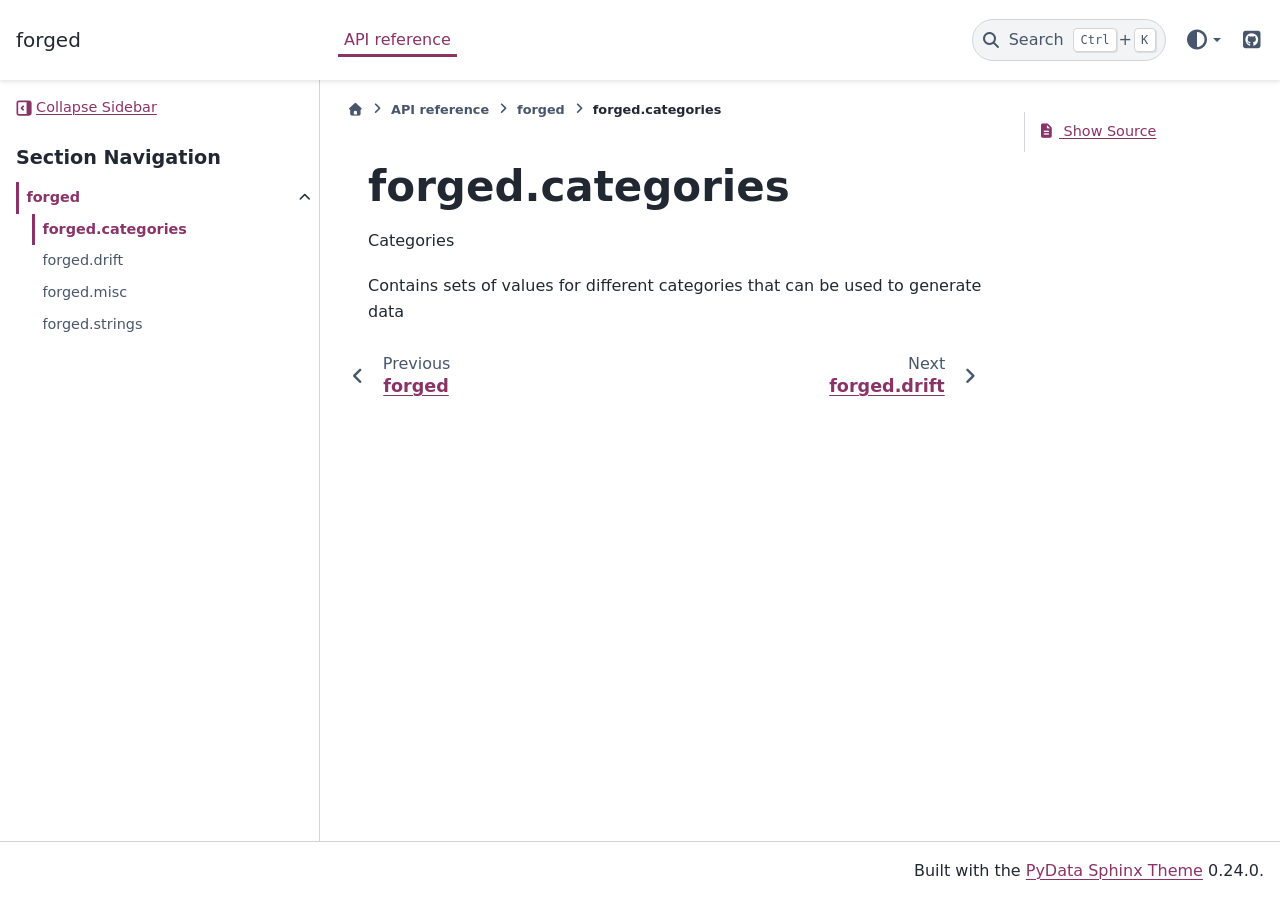
<file: _autosummary/forged.categories.html>
<!DOCTYPE html>


<html lang="en" data-content_root="../" >

  <head>
    <meta charset="utf-8" />
    <meta name="viewport" content="width=device-width, initial-scale=1.0" /><meta name="viewport" content="width=device-width, initial-scale=1" />

<link rel="alternate" type="text/markdown" href="forged.categories.html.md">
<link rel="describedby" href="../llms.txt" type="text/markdown">
<link rel="alternate" type="text/markdown" href="forged.categories.html.md">
<link rel="describedby" href="llms.txt">
    <title>forged.categories &#8212; forged</title>
  
  
  
  <script data-cfasync="false">
    document.documentElement.dataset.mode = localStorage.getItem("mode") || "";
    document.documentElement.dataset.theme = localStorage.getItem("theme") || "";
  </script>
  <!--
    this give us a css class that will be invisible only if js is disabled
  -->
  <noscript>
    <style>
      .pst-js-only { display: none !important; }

    </style>
  </noscript>
  
  <!-- Loaded before other Sphinx assets -->
  <link href="../_static/styles/theme.css?digest=75c7c72ae941e8b558d8" rel="stylesheet" />
<link href="../_static/styles/pydata-sphinx-theme.css?digest=75c7c72ae941e8b558d8" rel="stylesheet" />

    <link rel="stylesheet" type="text/css" href="../_static/pygments.css?v=d75fae25" />
    <link rel="stylesheet" type="text/css" href="../_static/sphinx_autodoc_typehints.css?v=057ac668" />
    <link rel="stylesheet" type="text/css" href="../_static/copybutton.css?v=76b2166b" />
    <link rel="stylesheet" type="text/css" href="../_static/epythet.css?v=e624372f" />
  
  <!-- So that users can add custom icons -->
  <script defer src="../_static/scripts/fontawesome.js?digest=75c7c72ae941e8b558d8"></script>
  <!-- Pre-loaded scripts that we'll load fully later -->
  <link rel="preload" as="script" href="../_static/scripts/bootstrap.js?digest=75c7c72ae941e8b558d8" />
<link rel="preload" as="script" href="../_static/scripts/pydata-sphinx-theme.js?digest=75c7c72ae941e8b558d8" />

    <script src="../_static/documentation_options.js?v=a58bc63e"></script>
    <script src="../_static/doctools.js?v=fd6eb6e6"></script>
    <script src="../_static/sphinx_highlight.js?v=6ffebe34"></script>
    <script src="../_static/clipboard.min.js?v=a7894cd8"></script>
    <script src="../_static/copybutton.js?v=fd10adb8"></script>
    <script>DOCUMENTATION_OPTIONS.pagename = '_autosummary/forged.categories';</script>
    <script>DOCUMENTATION_OPTIONS.search_as_you_type = false;</script>
    <link rel="index" title="Index" href="../genindex.html" />
    <link rel="search" title="Search" href="../search.html" />
    <link rel="next" title="forged.drift" href="forged.drift.html" />
    <link rel="prev" title="forged" href="forged.html" />
  <meta name="viewport" content="width=device-width, initial-scale=1"/>
  <meta name="color-scheme" content="light dark"/>
  <meta name="docsearch:language" content="en"/>
  <meta name="docsearch:version" content="0.1.1" />
  
    
    <script src="../_static/searchtools.js"></script>
    <script src="../_static/language_data.js"></script>
    <script src="../searchindex.js"></script>
  
  </head>
  <body data-default-mode="">
  
  
  <div id="pst-skip-link" class="skip-link d-print-none"><a href="#main-content">Skip to main content</a></div>

  
  <div id="pst-scroll-pixel-helper"></div>
  
  <button type="button" class="btn rounded-pill" id="pst-back-to-top">
    <i class="fa-solid fa-arrow-up"></i>Back to top</button>
  
  
  
  
  <dialog id="pst-search-dialog">
    
<form class="bd-search d-flex align-items-center"
      action="../search.html"
      method="get">
  <i class="fa-solid fa-magnifying-glass"></i>
  <input type="search"
         class="form-control"
         name="q"
         placeholder="Search the docs ..."
         aria-label="Search the docs ..."
         autocomplete="off"
         autocorrect="off"
         autocapitalize="off"
         spellcheck="false"/>
  <span class="search-button__kbd-shortcut"><kbd class="kbd-shortcut__modifier">Ctrl</kbd>+<kbd>K</kbd></span>
</form>
  </dialog>

  <div class="pst-async-banner-revealer d-none">
  <aside id="bd-header-version-warning" class="d-none d-print-none" aria-label="Version warning"></aside>
</div>

  
    <header id="pst-header" class="bd-header navbar navbar-expand-lg bd-navbar d-print-none">
<div class="bd-header__inner bd-page-width">
  <button type="button" class="pst-navbar-icon sidebar-toggle primary-toggle" aria-label="Site navigation" aria-expanded="false" aria-controls="pst-primary-sidebar-modal">
    <span class="fa-solid fa-bars"></span>
  </button>
  
  
  <div class="col-lg-3 navbar-header-items__start">
    
      <div class="navbar-item">

  
    
  

<a class="navbar-brand logo" href="../index.html">
  
  
  
  
  
  
    <p class="title logo__title">forged</p>
  
</a></div>
    
  </div>
  
  <div class="col-lg-9 navbar-header-items">
    
    <div class="me-auto navbar-header-items__center">
      
        <div class="navbar-item">
<nav>
  <ul class="bd-navbar-elements navbar-nav">
    
<li class="nav-item current active">
  <a class="nav-link nav-internal" href="../api.html">
    API reference
  </a>
</li>

  </ul>
</nav></div>
      
    </div>
    
    
    <div class="navbar-header-items__end">
      
        <div class="navbar-item navbar-persistent--container">
          

<button type="button" class="btn search-button-field search-button__button pst-js-only" title="Search" aria-label="Search" data-bs-placement="bottom" data-bs-toggle="tooltip">
 <i class="fa-solid fa-magnifying-glass"></i>
 <span class="search-button__default-text">Search</span>
 <span class="search-button__kbd-shortcut"><kbd class="kbd-shortcut__modifier">Ctrl</kbd>+<kbd class="kbd-shortcut__modifier">K</kbd></span>
</button>
        </div>
      
      
        <div class="navbar-item">

<div class="theme-switch-container dropdown pst-js-only" data-bs-toggle="tooltip" data-bs-placement="bottom" title="Color mode">
  <button type="button" class="btn btn-sm nav-link pst-navbar-icon theme-switch-button dropdown-toggle" aria-label="Color mode" data-bs-toggle="dropdown">
    <i class="theme-switch fa-solid fa-sun fa-lg" data-mode="light" title="Light"></i>
    <i class="theme-switch fa-solid fa-moon fa-lg" data-mode="dark" title="Dark"></i>
    <i class="theme-switch fa-solid fa-circle-half-stroke fa-lg" data-mode="auto" title="System Settings"></i>
  </button>
  <ul class="dropdown-menu dropdown-menu-end">
    <li><button type="button" class="dropdown-item d-flex align-items-center theme-change-button" data-mode="auto"><i class="fa-solid fa-circle-half-stroke fa-lg me-1"></i>System Settings</button></li>
    <li><button type="button" class="dropdown-item d-flex align-items-center theme-change-button" data-mode="light"><i class="fa-solid fa-sun fa-lg me-1"></i>Light</button></li>
    <li><button type="button" class="dropdown-item d-flex align-items-center theme-change-button" data-mode="dark"><i class="fa-solid fa-moon fa-lg me-1"></i>Dark</button></li>
  </ul>
</div></div>
      
        <div class="navbar-item"><ul class="navbar-icon-links"
    aria-label="Icon Links">
        <li class="nav-item">
          
          
          
          
          
          
          
          
          <a href="https://github.com/i2mint/forged" title="GitHub" class="nav-link pst-navbar-icon" rel="noopener" target="_blank" data-bs-toggle="tooltip" data-bs-placement="bottom"><i class="fa-brands fa-square-github fa-lg" aria-hidden="true"></i><span class="visually-hidden">GitHub</span></a>
        </li>
</ul></div>
      
    </div>
    
  </div>
  
  
    <div class="navbar-persistent--mobile">

<button type="button" class="btn search-button-field search-button__button pst-js-only" title="Search" aria-label="Search" data-bs-placement="bottom" data-bs-toggle="tooltip">
 <i class="fa-solid fa-magnifying-glass"></i>
 <span class="search-button__default-text">Search</span>
 <span class="search-button__kbd-shortcut"><kbd class="kbd-shortcut__modifier">Ctrl</kbd>+<kbd class="kbd-shortcut__modifier">K</kbd></span>
</button>
    </div>
  

  
    <button type="button" class="pst-navbar-icon sidebar-toggle secondary-toggle" aria-label="On this page" aria-expanded="false" aria-controls="pst-secondary-sidebar-modal">
      <span class="fa-solid fa-outdent"></span>
    </button>
  
</div>

    </header>
  

  <div class="bd-container">
    <div class="bd-container__inner bd-page-width">
      
      
      
      <dialog id="pst-primary-sidebar-modal" tabindex="-1"></dialog>
      <div id="pst-primary-sidebar" class="bd-sidebar-primary bd-sidebar">
        

  
  <div class="sidebar-header-items sidebar-primary__section">
    
    
      <div class="sidebar-header-items__center">
        
          
          
            <div class="navbar-item">
<nav>
  <ul class="bd-navbar-elements navbar-nav">
    
<li class="nav-item current active">
  <a class="nav-link nav-internal" href="../api.html">
    API reference
  </a>
</li>

  </ul>
</nav></div>
          
        
      </div>
    
    
    
      <div class="sidebar-header-items__end">
        
          <div class="navbar-item">

<div class="theme-switch-container dropdown pst-js-only" data-bs-toggle="tooltip" data-bs-placement="bottom" title="Color mode">
  <button type="button" class="btn btn-sm nav-link pst-navbar-icon theme-switch-button dropdown-toggle" aria-label="Color mode" data-bs-toggle="dropdown">
    <i class="theme-switch fa-solid fa-sun fa-lg" data-mode="light" title="Light"></i>
    <i class="theme-switch fa-solid fa-moon fa-lg" data-mode="dark" title="Dark"></i>
    <i class="theme-switch fa-solid fa-circle-half-stroke fa-lg" data-mode="auto" title="System Settings"></i>
  </button>
  <ul class="dropdown-menu dropdown-menu-end">
    <li><button type="button" class="dropdown-item d-flex align-items-center theme-change-button" data-mode="auto"><i class="fa-solid fa-circle-half-stroke fa-lg me-1"></i>System Settings</button></li>
    <li><button type="button" class="dropdown-item d-flex align-items-center theme-change-button" data-mode="light"><i class="fa-solid fa-sun fa-lg me-1"></i>Light</button></li>
    <li><button type="button" class="dropdown-item d-flex align-items-center theme-change-button" data-mode="dark"><i class="fa-solid fa-moon fa-lg me-1"></i>Dark</button></li>
  </ul>
</div></div>
        
          <div class="navbar-item"><ul class="navbar-icon-links"
    aria-label="Icon Links">
        <li class="nav-item">
          
          
          
          
          
          
          
          
          <a href="https://github.com/i2mint/forged" title="GitHub" class="nav-link pst-navbar-icon" rel="noopener" target="_blank" data-bs-toggle="tooltip" data-bs-placement="bottom"><i class="fa-brands fa-square-github fa-lg" aria-hidden="true"></i><span class="visually-hidden">GitHub</span></a>
        </li>
</ul></div>
        
      </div>
    
  </div>
  
    <div class="sidebar-primary-items__start sidebar-primary__section">
        <div class="sidebar-primary-item pst-sidebar-collapse"><button type="button" id="pst-collapse-sidebar-button" aria-expanded="true" aria-controls="pst-primary-sidebar">
  <svg class="pst-icon" role="img" aria-hidden="true" focusable="false" viewBox="0 0 16 16" xmlns="http://www.w3.org/2000/svg">
    <path fill="currentColor" d="M3 15.5C2.36232 15.5 1.74874 15.2564 1.28478 14.8189C0.820828 14.3815 0.541576 13.7832 0.504167 13.1467L0.5 13L0.5 3C0.499965 2.36232 0.743605 1.74874 1.18107 1.28478C1.61854 0.820828 2.21676 0.541576 2.85333 0.504167L3 0.5L13 0.5C13.6377 0.499965 14.2513 0.743605 14.7152 1.18107C15.1792 1.61854 15.4584 2.21676 15.4958 2.85333L15.5 3L15.5 13C15.5 13.6377 15.2564 14.2513 14.8189 14.7152C14.3815 15.1792 13.7832 15.4584 13.1467 15.4958L13 15.5L3 15.5ZM3 13.8333L10.5 13.8333L10.5 2.16667L3 2.16667C2.79589 2.16669 2.59889 2.24163 2.44636 2.37726C2.29383 2.5129 2.19638 2.69979 2.1725 2.9025L2.16667 3L2.16667 13C2.16669 13.2041 2.24163 13.4011 2.37726 13.5536C2.5129 13.7062 2.69979 13.8036 2.9025 13.8275L3 13.8333ZM6.65583 10.325L6.5775 10.2558L4.91083 8.58917C4.76735 8.44567 4.68116 8.25476 4.66843 8.05223C4.65569 7.84971 4.71729 7.6495 4.84167 7.48917L4.91083 7.41083L6.5775 5.74417C6.72747 5.59471 6.9287 5.50794 7.14032 5.50148C7.35194 5.49502 7.55809 5.56935 7.7169 5.70937C7.8757 5.8494 7.97525 6.04463 7.99533 6.25539C8.01541 6.46616 7.95451 6.67667 7.825 6.84417L7.75583 6.9225L6.67917 8L7.75583 9.0775C7.89931 9.22099 7.98551 9.41191 7.99824 9.61443C8.01097 9.81695 7.94938 10.0172 7.825 10.1775L7.75583 10.2558C7.61234 10.3993 7.42142 10.4855 7.2189 10.4982C7.01638 10.511 6.81617 10.4494 6.65583 10.325Z"/>
  </svg>
  <span class="pst-collapse-sidebar-label">Collapse Sidebar</span>
  <span class="pst-expand-sidebar-label">Expand Sidebar</span>
</button></div>
        <div class="sidebar-primary-item">

<nav class="bd-docs-nav bd-links"
     aria-label="Section Navigation">
  <p class="bd-links__title" role="heading" aria-level="1">Section Navigation</p>
  <div class="bd-toc-item navbar-nav"><ul class="current nav bd-sidenav">
<li class="toctree-l1 current active has-children"><a class="reference internal" href="forged.html">forged</a><details open="open"><summary><span class="toctree-toggle" role="presentation"><i class="fa-solid fa-chevron-down"></i></span></summary><ul class="current">
<li class="toctree-l2 current active"><a aria-current="page" class="current reference internal" href="#">forged.categories</a></li>
<li class="toctree-l2"><a class="reference internal" href="forged.drift.html">forged.drift</a></li>
<li class="toctree-l2"><a class="reference internal" href="forged.misc.html">forged.misc</a></li>
<li class="toctree-l2"><a class="reference internal" href="forged.strings.html">forged.strings</a></li>
</ul>
</details></li>
</ul>
</div>
</nav></div>
    </div>
  
  
  <div class="sidebar-primary-items__end sidebar-primary__section">
      <div class="sidebar-primary-item">
<div id="ethical-ad-placement"
      class="flat"
      data-ea-publisher="readthedocs"
      data-ea-type="readthedocs-sidebar"
      data-ea-manual="true">
</div></div>
  </div>


      </div>
      
      <main id="main-content" class="bd-main" role="main">
        
        
          <div class="bd-content">
            <div class="bd-article-container">
              
              <div class="bd-header-article d-print-none">
<div class="header-article-items header-article__inner">
  
    <div class="header-article-items__start">
      
        <div class="header-article-item">

<nav aria-label="Breadcrumb" class="d-print-none">
  <ul class="bd-breadcrumbs">
    
    <li class="breadcrumb-item breadcrumb-home">
      <a href="../index.html" class="nav-link" aria-label="Home">
        <i class="fa-solid fa-house"></i>
      </a>
    </li>
    
    <li class="breadcrumb-item"><a href="../api.html" class="nav-link">API reference</a></li>
    
    
    <li class="breadcrumb-item"><a href="forged.html" class="nav-link">forged</a></li>
    
    <li class="breadcrumb-item active" aria-current="page"><span class="ellipsis">forged.categories</span></li>
  </ul>
</nav>
</div>
      
    </div>
  
  
</div>
</div>
              
              
              
                
<div id="searchbox"></div>
                <article class="bd-article">
                  
  <section id="module-forged.categories">
<span id="forged-categories"></span><h1>forged.categories<a class="headerlink" href="#module-forged.categories" title="Link to this heading">#</a></h1>
<p>Categories</p>
<p>Contains sets of values for different categories that can be used to generate data</p>
</section>


                </article>
              
              
              
              
              
                <footer class="prev-next-footer d-print-none">
                  
<div class="prev-next-area">
    <a class="left-prev"
       href="forged.html"
       title="previous page">
      <i class="fa-solid fa-angle-left"></i>
      <div class="prev-next-info">
        <p class="prev-next-subtitle">previous</p>
        <p class="prev-next-title">forged</p>
      </div>
    </a>
    <a class="right-next"
       href="forged.drift.html"
       title="next page">
      <div class="prev-next-info">
        <p class="prev-next-subtitle">next</p>
        <p class="prev-next-title">forged.drift</p>
      </div>
      <i class="fa-solid fa-angle-right"></i>
    </a>
</div>
                </footer>
              
            </div>
            
            
              
                <dialog id="pst-secondary-sidebar-modal" tabindex="-1"></dialog>
                <div id="pst-secondary-sidebar" class="bd-sidebar-secondary bd-toc"><div class="sidebar-secondary-items sidebar-secondary__inner">


  <div class="sidebar-secondary-item">

  <div class="tocsection sourcelink">
    <a href="../_sources/_autosummary/forged.categories.rst.txt">
      <i class="fa-solid fa-file-lines"></i> Show Source
    </a>
  </div>
</div>

</div></div>
              
            
          </div>
          <footer class="bd-footer-content">
            
          </footer>
        
      </main>
    </div>
  </div>
  
  <!-- Scripts loaded after <body> so the DOM is not blocked -->
  <script defer src="../_static/scripts/bootstrap.js?digest=75c7c72ae941e8b558d8"></script>
<script defer src="../_static/scripts/pydata-sphinx-theme.js?digest=75c7c72ae941e8b558d8"></script>

  <footer class="bd-footer">
<div class="bd-footer__inner bd-page-width">
  
  
  
    <div class="footer-items__end">
      
        <div class="footer-item">
<p class="theme-version">
  <!-- # L10n: Setting the PST URL as an argument as this does not need to be localized -->
  Built with the <a href="https://pydata-sphinx-theme.readthedocs.io/en/stable/index.html">PyData Sphinx Theme</a> 0.24.0.
</p></div>
      
    </div>
  
</div>

  </footer>
  </body>
</html>
</file>
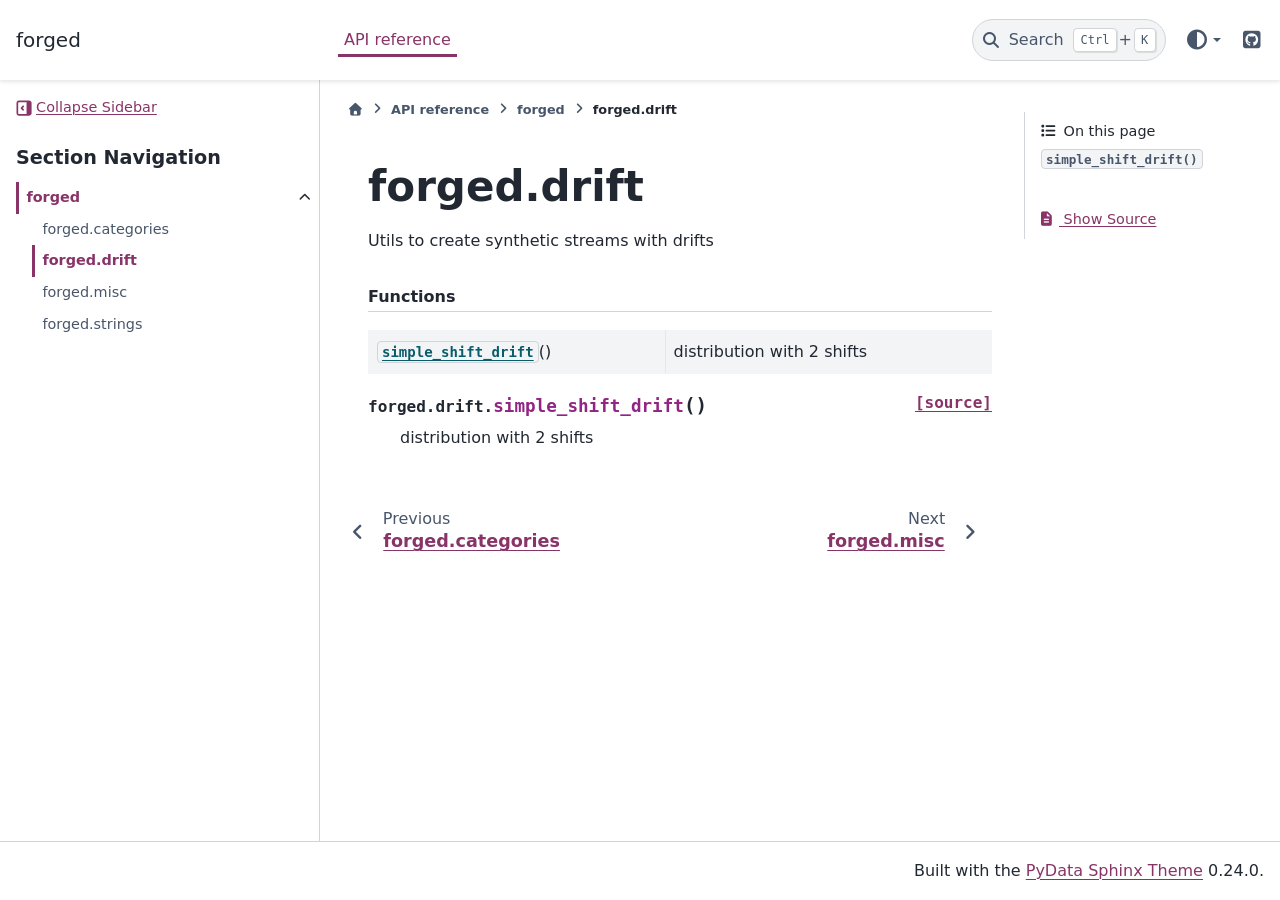
<file: _autosummary/forged.drift.html>
<!DOCTYPE html>


<html lang="en" data-content_root="../" >

  <head>
    <meta charset="utf-8" />
    <meta name="viewport" content="width=device-width, initial-scale=1.0" /><meta name="viewport" content="width=device-width, initial-scale=1" />

<link rel="alternate" type="text/markdown" href="forged.drift.html.md">
<link rel="describedby" href="../llms.txt" type="text/markdown">
<link rel="alternate" type="text/markdown" href="forged.drift.html.md">
<link rel="describedby" href="llms.txt">
    <title>forged.drift &#8212; forged</title>
  
  
  
  <script data-cfasync="false">
    document.documentElement.dataset.mode = localStorage.getItem("mode") || "";
    document.documentElement.dataset.theme = localStorage.getItem("theme") || "";
  </script>
  <!--
    this give us a css class that will be invisible only if js is disabled
  -->
  <noscript>
    <style>
      .pst-js-only { display: none !important; }

    </style>
  </noscript>
  
  <!-- Loaded before other Sphinx assets -->
  <link href="../_static/styles/theme.css?digest=75c7c72ae941e8b558d8" rel="stylesheet" />
<link href="../_static/styles/pydata-sphinx-theme.css?digest=75c7c72ae941e8b558d8" rel="stylesheet" />

    <link rel="stylesheet" type="text/css" href="../_static/pygments.css?v=d75fae25" />
    <link rel="stylesheet" type="text/css" href="../_static/sphinx_autodoc_typehints.css?v=057ac668" />
    <link rel="stylesheet" type="text/css" href="../_static/copybutton.css?v=76b2166b" />
    <link rel="stylesheet" type="text/css" href="../_static/epythet.css?v=e624372f" />
  
  <!-- So that users can add custom icons -->
  <script defer src="../_static/scripts/fontawesome.js?digest=75c7c72ae941e8b558d8"></script>
  <!-- Pre-loaded scripts that we'll load fully later -->
  <link rel="preload" as="script" href="../_static/scripts/bootstrap.js?digest=75c7c72ae941e8b558d8" />
<link rel="preload" as="script" href="../_static/scripts/pydata-sphinx-theme.js?digest=75c7c72ae941e8b558d8" />

    <script src="../_static/documentation_options.js?v=a58bc63e"></script>
    <script src="../_static/doctools.js?v=fd6eb6e6"></script>
    <script src="../_static/sphinx_highlight.js?v=6ffebe34"></script>
    <script src="../_static/clipboard.min.js?v=a7894cd8"></script>
    <script src="../_static/copybutton.js?v=fd10adb8"></script>
    <script>DOCUMENTATION_OPTIONS.pagename = '_autosummary/forged.drift';</script>
    <script>DOCUMENTATION_OPTIONS.search_as_you_type = false;</script>
    <link rel="index" title="Index" href="../genindex.html" />
    <link rel="search" title="Search" href="../search.html" />
    <link rel="next" title="forged.misc" href="forged.misc.html" />
    <link rel="prev" title="forged.categories" href="forged.categories.html" />
  <meta name="viewport" content="width=device-width, initial-scale=1"/>
  <meta name="color-scheme" content="light dark"/>
  <meta name="docsearch:language" content="en"/>
  <meta name="docsearch:version" content="0.1.1" />
  
    
    <script src="../_static/searchtools.js"></script>
    <script src="../_static/language_data.js"></script>
    <script src="../searchindex.js"></script>
  
  </head>
  <body data-default-mode="">
  
  
  <div id="pst-skip-link" class="skip-link d-print-none"><a href="#main-content">Skip to main content</a></div>

  
  <div id="pst-scroll-pixel-helper"></div>
  
  <button type="button" class="btn rounded-pill" id="pst-back-to-top">
    <i class="fa-solid fa-arrow-up"></i>Back to top</button>
  
  
  
  
  <dialog id="pst-search-dialog">
    
<form class="bd-search d-flex align-items-center"
      action="../search.html"
      method="get">
  <i class="fa-solid fa-magnifying-glass"></i>
  <input type="search"
         class="form-control"
         name="q"
         placeholder="Search the docs ..."
         aria-label="Search the docs ..."
         autocomplete="off"
         autocorrect="off"
         autocapitalize="off"
         spellcheck="false"/>
  <span class="search-button__kbd-shortcut"><kbd class="kbd-shortcut__modifier">Ctrl</kbd>+<kbd>K</kbd></span>
</form>
  </dialog>

  <div class="pst-async-banner-revealer d-none">
  <aside id="bd-header-version-warning" class="d-none d-print-none" aria-label="Version warning"></aside>
</div>

  
    <header id="pst-header" class="bd-header navbar navbar-expand-lg bd-navbar d-print-none">
<div class="bd-header__inner bd-page-width">
  <button type="button" class="pst-navbar-icon sidebar-toggle primary-toggle" aria-label="Site navigation" aria-expanded="false" aria-controls="pst-primary-sidebar-modal">
    <span class="fa-solid fa-bars"></span>
  </button>
  
  
  <div class="col-lg-3 navbar-header-items__start">
    
      <div class="navbar-item">

  
    
  

<a class="navbar-brand logo" href="../index.html">
  
  
  
  
  
  
    <p class="title logo__title">forged</p>
  
</a></div>
    
  </div>
  
  <div class="col-lg-9 navbar-header-items">
    
    <div class="me-auto navbar-header-items__center">
      
        <div class="navbar-item">
<nav>
  <ul class="bd-navbar-elements navbar-nav">
    
<li class="nav-item current active">
  <a class="nav-link nav-internal" href="../api.html">
    API reference
  </a>
</li>

  </ul>
</nav></div>
      
    </div>
    
    
    <div class="navbar-header-items__end">
      
        <div class="navbar-item navbar-persistent--container">
          

<button type="button" class="btn search-button-field search-button__button pst-js-only" title="Search" aria-label="Search" data-bs-placement="bottom" data-bs-toggle="tooltip">
 <i class="fa-solid fa-magnifying-glass"></i>
 <span class="search-button__default-text">Search</span>
 <span class="search-button__kbd-shortcut"><kbd class="kbd-shortcut__modifier">Ctrl</kbd>+<kbd class="kbd-shortcut__modifier">K</kbd></span>
</button>
        </div>
      
      
        <div class="navbar-item">

<div class="theme-switch-container dropdown pst-js-only" data-bs-toggle="tooltip" data-bs-placement="bottom" title="Color mode">
  <button type="button" class="btn btn-sm nav-link pst-navbar-icon theme-switch-button dropdown-toggle" aria-label="Color mode" data-bs-toggle="dropdown">
    <i class="theme-switch fa-solid fa-sun fa-lg" data-mode="light" title="Light"></i>
    <i class="theme-switch fa-solid fa-moon fa-lg" data-mode="dark" title="Dark"></i>
    <i class="theme-switch fa-solid fa-circle-half-stroke fa-lg" data-mode="auto" title="System Settings"></i>
  </button>
  <ul class="dropdown-menu dropdown-menu-end">
    <li><button type="button" class="dropdown-item d-flex align-items-center theme-change-button" data-mode="auto"><i class="fa-solid fa-circle-half-stroke fa-lg me-1"></i>System Settings</button></li>
    <li><button type="button" class="dropdown-item d-flex align-items-center theme-change-button" data-mode="light"><i class="fa-solid fa-sun fa-lg me-1"></i>Light</button></li>
    <li><button type="button" class="dropdown-item d-flex align-items-center theme-change-button" data-mode="dark"><i class="fa-solid fa-moon fa-lg me-1"></i>Dark</button></li>
  </ul>
</div></div>
      
        <div class="navbar-item"><ul class="navbar-icon-links"
    aria-label="Icon Links">
        <li class="nav-item">
          
          
          
          
          
          
          
          
          <a href="https://github.com/i2mint/forged" title="GitHub" class="nav-link pst-navbar-icon" rel="noopener" target="_blank" data-bs-toggle="tooltip" data-bs-placement="bottom"><i class="fa-brands fa-square-github fa-lg" aria-hidden="true"></i><span class="visually-hidden">GitHub</span></a>
        </li>
</ul></div>
      
    </div>
    
  </div>
  
  
    <div class="navbar-persistent--mobile">

<button type="button" class="btn search-button-field search-button__button pst-js-only" title="Search" aria-label="Search" data-bs-placement="bottom" data-bs-toggle="tooltip">
 <i class="fa-solid fa-magnifying-glass"></i>
 <span class="search-button__default-text">Search</span>
 <span class="search-button__kbd-shortcut"><kbd class="kbd-shortcut__modifier">Ctrl</kbd>+<kbd class="kbd-shortcut__modifier">K</kbd></span>
</button>
    </div>
  

  
    <button type="button" class="pst-navbar-icon sidebar-toggle secondary-toggle" aria-label="On this page" aria-expanded="false" aria-controls="pst-secondary-sidebar-modal">
      <span class="fa-solid fa-outdent"></span>
    </button>
  
</div>

    </header>
  

  <div class="bd-container">
    <div class="bd-container__inner bd-page-width">
      
      
      
      <dialog id="pst-primary-sidebar-modal" tabindex="-1"></dialog>
      <div id="pst-primary-sidebar" class="bd-sidebar-primary bd-sidebar">
        

  
  <div class="sidebar-header-items sidebar-primary__section">
    
    
      <div class="sidebar-header-items__center">
        
          
          
            <div class="navbar-item">
<nav>
  <ul class="bd-navbar-elements navbar-nav">
    
<li class="nav-item current active">
  <a class="nav-link nav-internal" href="../api.html">
    API reference
  </a>
</li>

  </ul>
</nav></div>
          
        
      </div>
    
    
    
      <div class="sidebar-header-items__end">
        
          <div class="navbar-item">

<div class="theme-switch-container dropdown pst-js-only" data-bs-toggle="tooltip" data-bs-placement="bottom" title="Color mode">
  <button type="button" class="btn btn-sm nav-link pst-navbar-icon theme-switch-button dropdown-toggle" aria-label="Color mode" data-bs-toggle="dropdown">
    <i class="theme-switch fa-solid fa-sun fa-lg" data-mode="light" title="Light"></i>
    <i class="theme-switch fa-solid fa-moon fa-lg" data-mode="dark" title="Dark"></i>
    <i class="theme-switch fa-solid fa-circle-half-stroke fa-lg" data-mode="auto" title="System Settings"></i>
  </button>
  <ul class="dropdown-menu dropdown-menu-end">
    <li><button type="button" class="dropdown-item d-flex align-items-center theme-change-button" data-mode="auto"><i class="fa-solid fa-circle-half-stroke fa-lg me-1"></i>System Settings</button></li>
    <li><button type="button" class="dropdown-item d-flex align-items-center theme-change-button" data-mode="light"><i class="fa-solid fa-sun fa-lg me-1"></i>Light</button></li>
    <li><button type="button" class="dropdown-item d-flex align-items-center theme-change-button" data-mode="dark"><i class="fa-solid fa-moon fa-lg me-1"></i>Dark</button></li>
  </ul>
</div></div>
        
          <div class="navbar-item"><ul class="navbar-icon-links"
    aria-label="Icon Links">
        <li class="nav-item">
          
          
          
          
          
          
          
          
          <a href="https://github.com/i2mint/forged" title="GitHub" class="nav-link pst-navbar-icon" rel="noopener" target="_blank" data-bs-toggle="tooltip" data-bs-placement="bottom"><i class="fa-brands fa-square-github fa-lg" aria-hidden="true"></i><span class="visually-hidden">GitHub</span></a>
        </li>
</ul></div>
        
      </div>
    
  </div>
  
    <div class="sidebar-primary-items__start sidebar-primary__section">
        <div class="sidebar-primary-item pst-sidebar-collapse"><button type="button" id="pst-collapse-sidebar-button" aria-expanded="true" aria-controls="pst-primary-sidebar">
  <svg class="pst-icon" role="img" aria-hidden="true" focusable="false" viewBox="0 0 16 16" xmlns="http://www.w3.org/2000/svg">
    <path fill="currentColor" d="M3 15.5C2.36232 15.5 1.74874 15.2564 1.28478 14.8189C0.820828 14.3815 0.541576 13.7832 0.504167 13.1467L0.5 13L0.5 3C0.499965 2.36232 0.743605 1.74874 1.18107 1.28478C1.61854 0.820828 2.21676 0.541576 2.85333 0.504167L3 0.5L13 0.5C13.6377 0.499965 14.2513 0.743605 14.7152 1.18107C15.1792 1.61854 15.4584 2.21676 15.4958 2.85333L15.5 3L15.5 13C15.5 13.6377 15.2564 14.2513 14.8189 14.7152C14.3815 15.1792 13.7832 15.4584 13.1467 15.4958L13 15.5L3 15.5ZM3 13.8333L10.5 13.8333L10.5 2.16667L3 2.16667C2.79589 2.16669 2.59889 2.24163 2.44636 2.37726C2.29383 2.5129 2.19638 2.69979 2.1725 2.9025L2.16667 3L2.16667 13C2.16669 13.2041 2.24163 13.4011 2.37726 13.5536C2.5129 13.7062 2.69979 13.8036 2.9025 13.8275L3 13.8333ZM6.65583 10.325L6.5775 10.2558L4.91083 8.58917C4.76735 8.44567 4.68116 8.25476 4.66843 8.05223C4.65569 7.84971 4.71729 7.6495 4.84167 7.48917L4.91083 7.41083L6.5775 5.74417C6.72747 5.59471 6.9287 5.50794 7.14032 5.50148C7.35194 5.49502 7.55809 5.56935 7.7169 5.70937C7.8757 5.8494 7.97525 6.04463 7.99533 6.25539C8.01541 6.46616 7.95451 6.67667 7.825 6.84417L7.75583 6.9225L6.67917 8L7.75583 9.0775C7.89931 9.22099 7.98551 9.41191 7.99824 9.61443C8.01097 9.81695 7.94938 10.0172 7.825 10.1775L7.75583 10.2558C7.61234 10.3993 7.42142 10.4855 7.2189 10.4982C7.01638 10.511 6.81617 10.4494 6.65583 10.325Z"/>
  </svg>
  <span class="pst-collapse-sidebar-label">Collapse Sidebar</span>
  <span class="pst-expand-sidebar-label">Expand Sidebar</span>
</button></div>
        <div class="sidebar-primary-item">

<nav class="bd-docs-nav bd-links"
     aria-label="Section Navigation">
  <p class="bd-links__title" role="heading" aria-level="1">Section Navigation</p>
  <div class="bd-toc-item navbar-nav"><ul class="current nav bd-sidenav">
<li class="toctree-l1 current active has-children"><a class="reference internal" href="forged.html">forged</a><details open="open"><summary><span class="toctree-toggle" role="presentation"><i class="fa-solid fa-chevron-down"></i></span></summary><ul class="current">
<li class="toctree-l2"><a class="reference internal" href="forged.categories.html">forged.categories</a></li>
<li class="toctree-l2 current active"><a aria-current="page" class="current reference internal" href="#">forged.drift</a></li>
<li class="toctree-l2"><a class="reference internal" href="forged.misc.html">forged.misc</a></li>
<li class="toctree-l2"><a class="reference internal" href="forged.strings.html">forged.strings</a></li>
</ul>
</details></li>
</ul>
</div>
</nav></div>
    </div>
  
  
  <div class="sidebar-primary-items__end sidebar-primary__section">
      <div class="sidebar-primary-item">
<div id="ethical-ad-placement"
      class="flat"
      data-ea-publisher="readthedocs"
      data-ea-type="readthedocs-sidebar"
      data-ea-manual="true">
</div></div>
  </div>


      </div>
      
      <main id="main-content" class="bd-main" role="main">
        
        
          <div class="bd-content">
            <div class="bd-article-container">
              
              <div class="bd-header-article d-print-none">
<div class="header-article-items header-article__inner">
  
    <div class="header-article-items__start">
      
        <div class="header-article-item">

<nav aria-label="Breadcrumb" class="d-print-none">
  <ul class="bd-breadcrumbs">
    
    <li class="breadcrumb-item breadcrumb-home">
      <a href="../index.html" class="nav-link" aria-label="Home">
        <i class="fa-solid fa-house"></i>
      </a>
    </li>
    
    <li class="breadcrumb-item"><a href="../api.html" class="nav-link">API reference</a></li>
    
    
    <li class="breadcrumb-item"><a href="forged.html" class="nav-link">forged</a></li>
    
    <li class="breadcrumb-item active" aria-current="page"><span class="ellipsis">forged.drift</span></li>
  </ul>
</nav>
</div>
      
    </div>
  
  
</div>
</div>
              
              
              
                
<div id="searchbox"></div>
                <article class="bd-article">
                  
  <section id="module-forged.drift">
<span id="forged-drift"></span><h1>forged.drift<a class="headerlink" href="#module-forged.drift" title="Link to this heading">#</a></h1>
<p>Utils to create synthetic streams with drifts</p>
<p class="rubric">Functions</p>
<div class="pst-scrollable-table-container"><table class="autosummary longtable table">
<tbody>
<tr class="row-odd"><td><p><a class="reference internal" href="#forged.drift.simple_shift_drift" title="forged.drift.simple_shift_drift"><code class="xref py py-obj docutils literal notranslate"><span class="pre">simple_shift_drift</span></code></a>()</p></td>
<td><p>distribution with 2 shifts</p></td>
</tr>
</tbody>
</table>
</div>
<dl class="py function">
<dt class="sig sig-object py" id="forged.drift.simple_shift_drift">
<span class="sig-prename descclassname"><span class="pre">forged.drift.</span></span><span class="sig-name descname"><span class="pre">simple_shift_drift</span></span><span class="sig-paren">(</span><span class="sig-paren">)</span><a class="reference internal" href="../_modules/forged/drift.html#simple_shift_drift"><span class="viewcode-link"><span class="pre">[source]</span></span></a><a class="headerlink" href="#forged.drift.simple_shift_drift" title="Link to this definition">#</a></dt>
<dd><p>distribution with 2 shifts</p>
</dd></dl>

</section>


                </article>
              
              
              
              
              
                <footer class="prev-next-footer d-print-none">
                  
<div class="prev-next-area">
    <a class="left-prev"
       href="forged.categories.html"
       title="previous page">
      <i class="fa-solid fa-angle-left"></i>
      <div class="prev-next-info">
        <p class="prev-next-subtitle">previous</p>
        <p class="prev-next-title">forged.categories</p>
      </div>
    </a>
    <a class="right-next"
       href="forged.misc.html"
       title="next page">
      <div class="prev-next-info">
        <p class="prev-next-subtitle">next</p>
        <p class="prev-next-title">forged.misc</p>
      </div>
      <i class="fa-solid fa-angle-right"></i>
    </a>
</div>
                </footer>
              
            </div>
            
            
              
                <dialog id="pst-secondary-sidebar-modal" tabindex="-1"></dialog>
                <div id="pst-secondary-sidebar" class="bd-sidebar-secondary bd-toc"><div class="sidebar-secondary-items sidebar-secondary__inner">


  <div class="sidebar-secondary-item">
<div
    id="pst-page-navigation-heading-2"
    class="page-toc tocsection onthispage">
    <i class="fa-solid fa-list"></i> On this page
  </div>
  <nav id="pst-page-toc-nav" class="page-toc" aria-labelledby="pst-page-navigation-heading-2">
    <ul class="pst-show_toc_level nav section-nav flex-column">
<li class="toc-h2 nav-item toc-entry"><a class="reference internal nav-link" href="#forged.drift.simple_shift_drift"><code class="docutils literal notranslate"><span class="pre">simple_shift_drift()</span></code></a></li>
</ul>
  </nav></div>

  <div class="sidebar-secondary-item">

  <div class="tocsection sourcelink">
    <a href="../_sources/_autosummary/forged.drift.rst.txt">
      <i class="fa-solid fa-file-lines"></i> Show Source
    </a>
  </div>
</div>

</div></div>
              
            
          </div>
          <footer class="bd-footer-content">
            
          </footer>
        
      </main>
    </div>
  </div>
  
  <!-- Scripts loaded after <body> so the DOM is not blocked -->
  <script defer src="../_static/scripts/bootstrap.js?digest=75c7c72ae941e8b558d8"></script>
<script defer src="../_static/scripts/pydata-sphinx-theme.js?digest=75c7c72ae941e8b558d8"></script>

  <footer class="bd-footer">
<div class="bd-footer__inner bd-page-width">
  
  
  
    <div class="footer-items__end">
      
        <div class="footer-item">
<p class="theme-version">
  <!-- # L10n: Setting the PST URL as an argument as this does not need to be localized -->
  Built with the <a href="https://pydata-sphinx-theme.readthedocs.io/en/stable/index.html">PyData Sphinx Theme</a> 0.24.0.
</p></div>
      
    </div>
  
</div>

  </footer>
  </body>
</html>
</file>
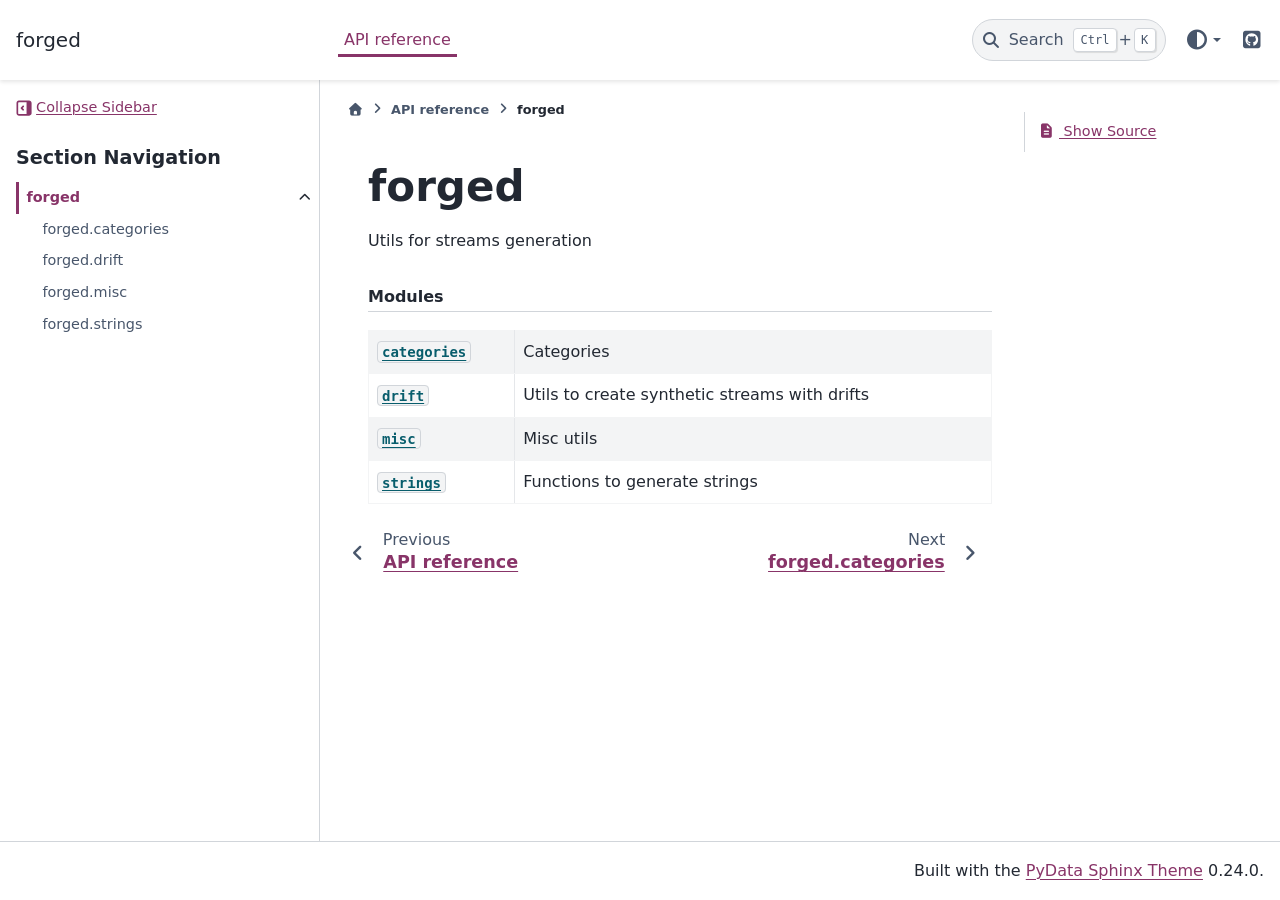
<file: _autosummary/forged.html>
<!DOCTYPE html>


<html lang="en" data-content_root="../" >

  <head>
    <meta charset="utf-8" />
    <meta name="viewport" content="width=device-width, initial-scale=1.0" /><meta name="viewport" content="width=device-width, initial-scale=1" />

<link rel="alternate" type="text/markdown" href="forged.html.md">
<link rel="describedby" href="../llms.txt" type="text/markdown">
<link rel="alternate" type="text/markdown" href="forged.html.md">
<link rel="describedby" href="llms.txt">
    <title>forged &#8212; forged</title>
  
  
  
  <script data-cfasync="false">
    document.documentElement.dataset.mode = localStorage.getItem("mode") || "";
    document.documentElement.dataset.theme = localStorage.getItem("theme") || "";
  </script>
  <!--
    this give us a css class that will be invisible only if js is disabled
  -->
  <noscript>
    <style>
      .pst-js-only { display: none !important; }

    </style>
  </noscript>
  
  <!-- Loaded before other Sphinx assets -->
  <link href="../_static/styles/theme.css?digest=75c7c72ae941e8b558d8" rel="stylesheet" />
<link href="../_static/styles/pydata-sphinx-theme.css?digest=75c7c72ae941e8b558d8" rel="stylesheet" />

    <link rel="stylesheet" type="text/css" href="../_static/pygments.css?v=d75fae25" />
    <link rel="stylesheet" type="text/css" href="../_static/sphinx_autodoc_typehints.css?v=057ac668" />
    <link rel="stylesheet" type="text/css" href="../_static/copybutton.css?v=76b2166b" />
    <link rel="stylesheet" type="text/css" href="../_static/epythet.css?v=e624372f" />
  
  <!-- So that users can add custom icons -->
  <script defer src="../_static/scripts/fontawesome.js?digest=75c7c72ae941e8b558d8"></script>
  <!-- Pre-loaded scripts that we'll load fully later -->
  <link rel="preload" as="script" href="../_static/scripts/bootstrap.js?digest=75c7c72ae941e8b558d8" />
<link rel="preload" as="script" href="../_static/scripts/pydata-sphinx-theme.js?digest=75c7c72ae941e8b558d8" />

    <script src="../_static/documentation_options.js?v=a58bc63e"></script>
    <script src="../_static/doctools.js?v=fd6eb6e6"></script>
    <script src="../_static/sphinx_highlight.js?v=6ffebe34"></script>
    <script src="../_static/clipboard.min.js?v=a7894cd8"></script>
    <script src="../_static/copybutton.js?v=fd10adb8"></script>
    <script>DOCUMENTATION_OPTIONS.pagename = '_autosummary/forged';</script>
    <script>DOCUMENTATION_OPTIONS.search_as_you_type = false;</script>
    <link rel="index" title="Index" href="../genindex.html" />
    <link rel="search" title="Search" href="../search.html" />
    <link rel="next" title="forged.categories" href="forged.categories.html" />
    <link rel="prev" title="API reference" href="../api.html" />
  <meta name="viewport" content="width=device-width, initial-scale=1"/>
  <meta name="color-scheme" content="light dark"/>
  <meta name="docsearch:language" content="en"/>
  <meta name="docsearch:version" content="0.1.1" />
  
    
    <script src="../_static/searchtools.js"></script>
    <script src="../_static/language_data.js"></script>
    <script src="../searchindex.js"></script>
  
  </head>
  <body data-default-mode="">
  
  
  <div id="pst-skip-link" class="skip-link d-print-none"><a href="#main-content">Skip to main content</a></div>

  
  <div id="pst-scroll-pixel-helper"></div>
  
  <button type="button" class="btn rounded-pill" id="pst-back-to-top">
    <i class="fa-solid fa-arrow-up"></i>Back to top</button>
  
  
  
  
  <dialog id="pst-search-dialog">
    
<form class="bd-search d-flex align-items-center"
      action="../search.html"
      method="get">
  <i class="fa-solid fa-magnifying-glass"></i>
  <input type="search"
         class="form-control"
         name="q"
         placeholder="Search the docs ..."
         aria-label="Search the docs ..."
         autocomplete="off"
         autocorrect="off"
         autocapitalize="off"
         spellcheck="false"/>
  <span class="search-button__kbd-shortcut"><kbd class="kbd-shortcut__modifier">Ctrl</kbd>+<kbd>K</kbd></span>
</form>
  </dialog>

  <div class="pst-async-banner-revealer d-none">
  <aside id="bd-header-version-warning" class="d-none d-print-none" aria-label="Version warning"></aside>
</div>

  
    <header id="pst-header" class="bd-header navbar navbar-expand-lg bd-navbar d-print-none">
<div class="bd-header__inner bd-page-width">
  <button type="button" class="pst-navbar-icon sidebar-toggle primary-toggle" aria-label="Site navigation" aria-expanded="false" aria-controls="pst-primary-sidebar-modal">
    <span class="fa-solid fa-bars"></span>
  </button>
  
  
  <div class="col-lg-3 navbar-header-items__start">
    
      <div class="navbar-item">

  
    
  

<a class="navbar-brand logo" href="../index.html">
  
  
  
  
  
  
    <p class="title logo__title">forged</p>
  
</a></div>
    
  </div>
  
  <div class="col-lg-9 navbar-header-items">
    
    <div class="me-auto navbar-header-items__center">
      
        <div class="navbar-item">
<nav>
  <ul class="bd-navbar-elements navbar-nav">
    
<li class="nav-item current active">
  <a class="nav-link nav-internal" href="../api.html">
    API reference
  </a>
</li>

  </ul>
</nav></div>
      
    </div>
    
    
    <div class="navbar-header-items__end">
      
        <div class="navbar-item navbar-persistent--container">
          

<button type="button" class="btn search-button-field search-button__button pst-js-only" title="Search" aria-label="Search" data-bs-placement="bottom" data-bs-toggle="tooltip">
 <i class="fa-solid fa-magnifying-glass"></i>
 <span class="search-button__default-text">Search</span>
 <span class="search-button__kbd-shortcut"><kbd class="kbd-shortcut__modifier">Ctrl</kbd>+<kbd class="kbd-shortcut__modifier">K</kbd></span>
</button>
        </div>
      
      
        <div class="navbar-item">

<div class="theme-switch-container dropdown pst-js-only" data-bs-toggle="tooltip" data-bs-placement="bottom" title="Color mode">
  <button type="button" class="btn btn-sm nav-link pst-navbar-icon theme-switch-button dropdown-toggle" aria-label="Color mode" data-bs-toggle="dropdown">
    <i class="theme-switch fa-solid fa-sun fa-lg" data-mode="light" title="Light"></i>
    <i class="theme-switch fa-solid fa-moon fa-lg" data-mode="dark" title="Dark"></i>
    <i class="theme-switch fa-solid fa-circle-half-stroke fa-lg" data-mode="auto" title="System Settings"></i>
  </button>
  <ul class="dropdown-menu dropdown-menu-end">
    <li><button type="button" class="dropdown-item d-flex align-items-center theme-change-button" data-mode="auto"><i class="fa-solid fa-circle-half-stroke fa-lg me-1"></i>System Settings</button></li>
    <li><button type="button" class="dropdown-item d-flex align-items-center theme-change-button" data-mode="light"><i class="fa-solid fa-sun fa-lg me-1"></i>Light</button></li>
    <li><button type="button" class="dropdown-item d-flex align-items-center theme-change-button" data-mode="dark"><i class="fa-solid fa-moon fa-lg me-1"></i>Dark</button></li>
  </ul>
</div></div>
      
        <div class="navbar-item"><ul class="navbar-icon-links"
    aria-label="Icon Links">
        <li class="nav-item">
          
          
          
          
          
          
          
          
          <a href="https://github.com/i2mint/forged" title="GitHub" class="nav-link pst-navbar-icon" rel="noopener" target="_blank" data-bs-toggle="tooltip" data-bs-placement="bottom"><i class="fa-brands fa-square-github fa-lg" aria-hidden="true"></i><span class="visually-hidden">GitHub</span></a>
        </li>
</ul></div>
      
    </div>
    
  </div>
  
  
    <div class="navbar-persistent--mobile">

<button type="button" class="btn search-button-field search-button__button pst-js-only" title="Search" aria-label="Search" data-bs-placement="bottom" data-bs-toggle="tooltip">
 <i class="fa-solid fa-magnifying-glass"></i>
 <span class="search-button__default-text">Search</span>
 <span class="search-button__kbd-shortcut"><kbd class="kbd-shortcut__modifier">Ctrl</kbd>+<kbd class="kbd-shortcut__modifier">K</kbd></span>
</button>
    </div>
  

  
    <button type="button" class="pst-navbar-icon sidebar-toggle secondary-toggle" aria-label="On this page" aria-expanded="false" aria-controls="pst-secondary-sidebar-modal">
      <span class="fa-solid fa-outdent"></span>
    </button>
  
</div>

    </header>
  

  <div class="bd-container">
    <div class="bd-container__inner bd-page-width">
      
      
      
      <dialog id="pst-primary-sidebar-modal" tabindex="-1"></dialog>
      <div id="pst-primary-sidebar" class="bd-sidebar-primary bd-sidebar">
        

  
  <div class="sidebar-header-items sidebar-primary__section">
    
    
      <div class="sidebar-header-items__center">
        
          
          
            <div class="navbar-item">
<nav>
  <ul class="bd-navbar-elements navbar-nav">
    
<li class="nav-item current active">
  <a class="nav-link nav-internal" href="../api.html">
    API reference
  </a>
</li>

  </ul>
</nav></div>
          
        
      </div>
    
    
    
      <div class="sidebar-header-items__end">
        
          <div class="navbar-item">

<div class="theme-switch-container dropdown pst-js-only" data-bs-toggle="tooltip" data-bs-placement="bottom" title="Color mode">
  <button type="button" class="btn btn-sm nav-link pst-navbar-icon theme-switch-button dropdown-toggle" aria-label="Color mode" data-bs-toggle="dropdown">
    <i class="theme-switch fa-solid fa-sun fa-lg" data-mode="light" title="Light"></i>
    <i class="theme-switch fa-solid fa-moon fa-lg" data-mode="dark" title="Dark"></i>
    <i class="theme-switch fa-solid fa-circle-half-stroke fa-lg" data-mode="auto" title="System Settings"></i>
  </button>
  <ul class="dropdown-menu dropdown-menu-end">
    <li><button type="button" class="dropdown-item d-flex align-items-center theme-change-button" data-mode="auto"><i class="fa-solid fa-circle-half-stroke fa-lg me-1"></i>System Settings</button></li>
    <li><button type="button" class="dropdown-item d-flex align-items-center theme-change-button" data-mode="light"><i class="fa-solid fa-sun fa-lg me-1"></i>Light</button></li>
    <li><button type="button" class="dropdown-item d-flex align-items-center theme-change-button" data-mode="dark"><i class="fa-solid fa-moon fa-lg me-1"></i>Dark</button></li>
  </ul>
</div></div>
        
          <div class="navbar-item"><ul class="navbar-icon-links"
    aria-label="Icon Links">
        <li class="nav-item">
          
          
          
          
          
          
          
          
          <a href="https://github.com/i2mint/forged" title="GitHub" class="nav-link pst-navbar-icon" rel="noopener" target="_blank" data-bs-toggle="tooltip" data-bs-placement="bottom"><i class="fa-brands fa-square-github fa-lg" aria-hidden="true"></i><span class="visually-hidden">GitHub</span></a>
        </li>
</ul></div>
        
      </div>
    
  </div>
  
    <div class="sidebar-primary-items__start sidebar-primary__section">
        <div class="sidebar-primary-item pst-sidebar-collapse"><button type="button" id="pst-collapse-sidebar-button" aria-expanded="true" aria-controls="pst-primary-sidebar">
  <svg class="pst-icon" role="img" aria-hidden="true" focusable="false" viewBox="0 0 16 16" xmlns="http://www.w3.org/2000/svg">
    <path fill="currentColor" d="M3 15.5C2.36232 15.5 1.74874 15.2564 1.28478 14.8189C0.820828 14.3815 0.541576 13.7832 0.504167 13.1467L0.5 13L0.5 3C0.499965 2.36232 0.743605 1.74874 1.18107 1.28478C1.61854 0.820828 2.21676 0.541576 2.85333 0.504167L3 0.5L13 0.5C13.6377 0.499965 14.2513 0.743605 14.7152 1.18107C15.1792 1.61854 15.4584 2.21676 15.4958 2.85333L15.5 3L15.5 13C15.5 13.6377 15.2564 14.2513 14.8189 14.7152C14.3815 15.1792 13.7832 15.4584 13.1467 15.4958L13 15.5L3 15.5ZM3 13.8333L10.5 13.8333L10.5 2.16667L3 2.16667C2.79589 2.16669 2.59889 2.24163 2.44636 2.37726C2.29383 2.5129 2.19638 2.69979 2.1725 2.9025L2.16667 3L2.16667 13C2.16669 13.2041 2.24163 13.4011 2.37726 13.5536C2.5129 13.7062 2.69979 13.8036 2.9025 13.8275L3 13.8333ZM6.65583 10.325L6.5775 10.2558L4.91083 8.58917C4.76735 8.44567 4.68116 8.25476 4.66843 8.05223C4.65569 7.84971 4.71729 7.6495 4.84167 7.48917L4.91083 7.41083L6.5775 5.74417C6.72747 5.59471 6.9287 5.50794 7.14032 5.50148C7.35194 5.49502 7.55809 5.56935 7.7169 5.70937C7.8757 5.8494 7.97525 6.04463 7.99533 6.25539C8.01541 6.46616 7.95451 6.67667 7.825 6.84417L7.75583 6.9225L6.67917 8L7.75583 9.0775C7.89931 9.22099 7.98551 9.41191 7.99824 9.61443C8.01097 9.81695 7.94938 10.0172 7.825 10.1775L7.75583 10.2558C7.61234 10.3993 7.42142 10.4855 7.2189 10.4982C7.01638 10.511 6.81617 10.4494 6.65583 10.325Z"/>
  </svg>
  <span class="pst-collapse-sidebar-label">Collapse Sidebar</span>
  <span class="pst-expand-sidebar-label">Expand Sidebar</span>
</button></div>
        <div class="sidebar-primary-item">

<nav class="bd-docs-nav bd-links"
     aria-label="Section Navigation">
  <p class="bd-links__title" role="heading" aria-level="1">Section Navigation</p>
  <div class="bd-toc-item navbar-nav"><ul class="current nav bd-sidenav">
<li class="toctree-l1 current active has-children"><a aria-current="page" class="current reference internal" href="#">forged</a><details open="open"><summary><span class="toctree-toggle" role="presentation"><i class="fa-solid fa-chevron-down"></i></span></summary><ul>
<li class="toctree-l2"><a class="reference internal" href="forged.categories.html">forged.categories</a></li>
<li class="toctree-l2"><a class="reference internal" href="forged.drift.html">forged.drift</a></li>
<li class="toctree-l2"><a class="reference internal" href="forged.misc.html">forged.misc</a></li>
<li class="toctree-l2"><a class="reference internal" href="forged.strings.html">forged.strings</a></li>
</ul>
</details></li>
</ul>
</div>
</nav></div>
    </div>
  
  
  <div class="sidebar-primary-items__end sidebar-primary__section">
      <div class="sidebar-primary-item">
<div id="ethical-ad-placement"
      class="flat"
      data-ea-publisher="readthedocs"
      data-ea-type="readthedocs-sidebar"
      data-ea-manual="true">
</div></div>
  </div>


      </div>
      
      <main id="main-content" class="bd-main" role="main">
        
        
          <div class="bd-content">
            <div class="bd-article-container">
              
              <div class="bd-header-article d-print-none">
<div class="header-article-items header-article__inner">
  
    <div class="header-article-items__start">
      
        <div class="header-article-item">

<nav aria-label="Breadcrumb" class="d-print-none">
  <ul class="bd-breadcrumbs">
    
    <li class="breadcrumb-item breadcrumb-home">
      <a href="../index.html" class="nav-link" aria-label="Home">
        <i class="fa-solid fa-house"></i>
      </a>
    </li>
    
    <li class="breadcrumb-item"><a href="../api.html" class="nav-link">API reference</a></li>
    
    <li class="breadcrumb-item active" aria-current="page"><span class="ellipsis">forged</span></li>
  </ul>
</nav>
</div>
      
    </div>
  
  
</div>
</div>
              
              
              
                
<div id="searchbox"></div>
                <article class="bd-article">
                  
  <section id="module-forged">
<span id="forged"></span><h1>forged<a class="headerlink" href="#module-forged" title="Link to this heading">#</a></h1>
<p>Utils for streams generation</p>
<p class="rubric">Modules</p>
<div class="pst-scrollable-table-container"><table class="autosummary longtable table">
<tbody>
<tr class="row-odd"><td><p><a class="reference internal" href="forged.categories.html#module-forged.categories" title="forged.categories"><code class="xref py py-obj docutils literal notranslate"><span class="pre">categories</span></code></a></p></td>
<td><p>Categories</p></td>
</tr>
<tr class="row-even"><td><p><a class="reference internal" href="forged.drift.html#module-forged.drift" title="forged.drift"><code class="xref py py-obj docutils literal notranslate"><span class="pre">drift</span></code></a></p></td>
<td><p>Utils to create synthetic streams with drifts</p></td>
</tr>
<tr class="row-odd"><td><p><a class="reference internal" href="forged.misc.html#module-forged.misc" title="forged.misc"><code class="xref py py-obj docutils literal notranslate"><span class="pre">misc</span></code></a></p></td>
<td><p>Misc utils</p></td>
</tr>
<tr class="row-even"><td><p><a class="reference internal" href="forged.strings.html#module-forged.strings" title="forged.strings"><code class="xref py py-obj docutils literal notranslate"><span class="pre">strings</span></code></a></p></td>
<td><p>Functions to generate strings</p></td>
</tr>
</tbody>
</table>
</div>
</section>


                </article>
              
              
              
              
              
                <footer class="prev-next-footer d-print-none">
                  
<div class="prev-next-area">
    <a class="left-prev"
       href="../api.html"
       title="previous page">
      <i class="fa-solid fa-angle-left"></i>
      <div class="prev-next-info">
        <p class="prev-next-subtitle">previous</p>
        <p class="prev-next-title">API reference</p>
      </div>
    </a>
    <a class="right-next"
       href="forged.categories.html"
       title="next page">
      <div class="prev-next-info">
        <p class="prev-next-subtitle">next</p>
        <p class="prev-next-title">forged.categories</p>
      </div>
      <i class="fa-solid fa-angle-right"></i>
    </a>
</div>
                </footer>
              
            </div>
            
            
              
                <dialog id="pst-secondary-sidebar-modal" tabindex="-1"></dialog>
                <div id="pst-secondary-sidebar" class="bd-sidebar-secondary bd-toc"><div class="sidebar-secondary-items sidebar-secondary__inner">


  <div class="sidebar-secondary-item">

  <div class="tocsection sourcelink">
    <a href="../_sources/_autosummary/forged.rst.txt">
      <i class="fa-solid fa-file-lines"></i> Show Source
    </a>
  </div>
</div>

</div></div>
              
            
          </div>
          <footer class="bd-footer-content">
            
          </footer>
        
      </main>
    </div>
  </div>
  
  <!-- Scripts loaded after <body> so the DOM is not blocked -->
  <script defer src="../_static/scripts/bootstrap.js?digest=75c7c72ae941e8b558d8"></script>
<script defer src="../_static/scripts/pydata-sphinx-theme.js?digest=75c7c72ae941e8b558d8"></script>

  <footer class="bd-footer">
<div class="bd-footer__inner bd-page-width">
  
  
  
    <div class="footer-items__end">
      
        <div class="footer-item">
<p class="theme-version">
  <!-- # L10n: Setting the PST URL as an argument as this does not need to be localized -->
  Built with the <a href="https://pydata-sphinx-theme.readthedocs.io/en/stable/index.html">PyData Sphinx Theme</a> 0.24.0.
</p></div>
      
    </div>
  
</div>

  </footer>
  </body>
</html>
</file>
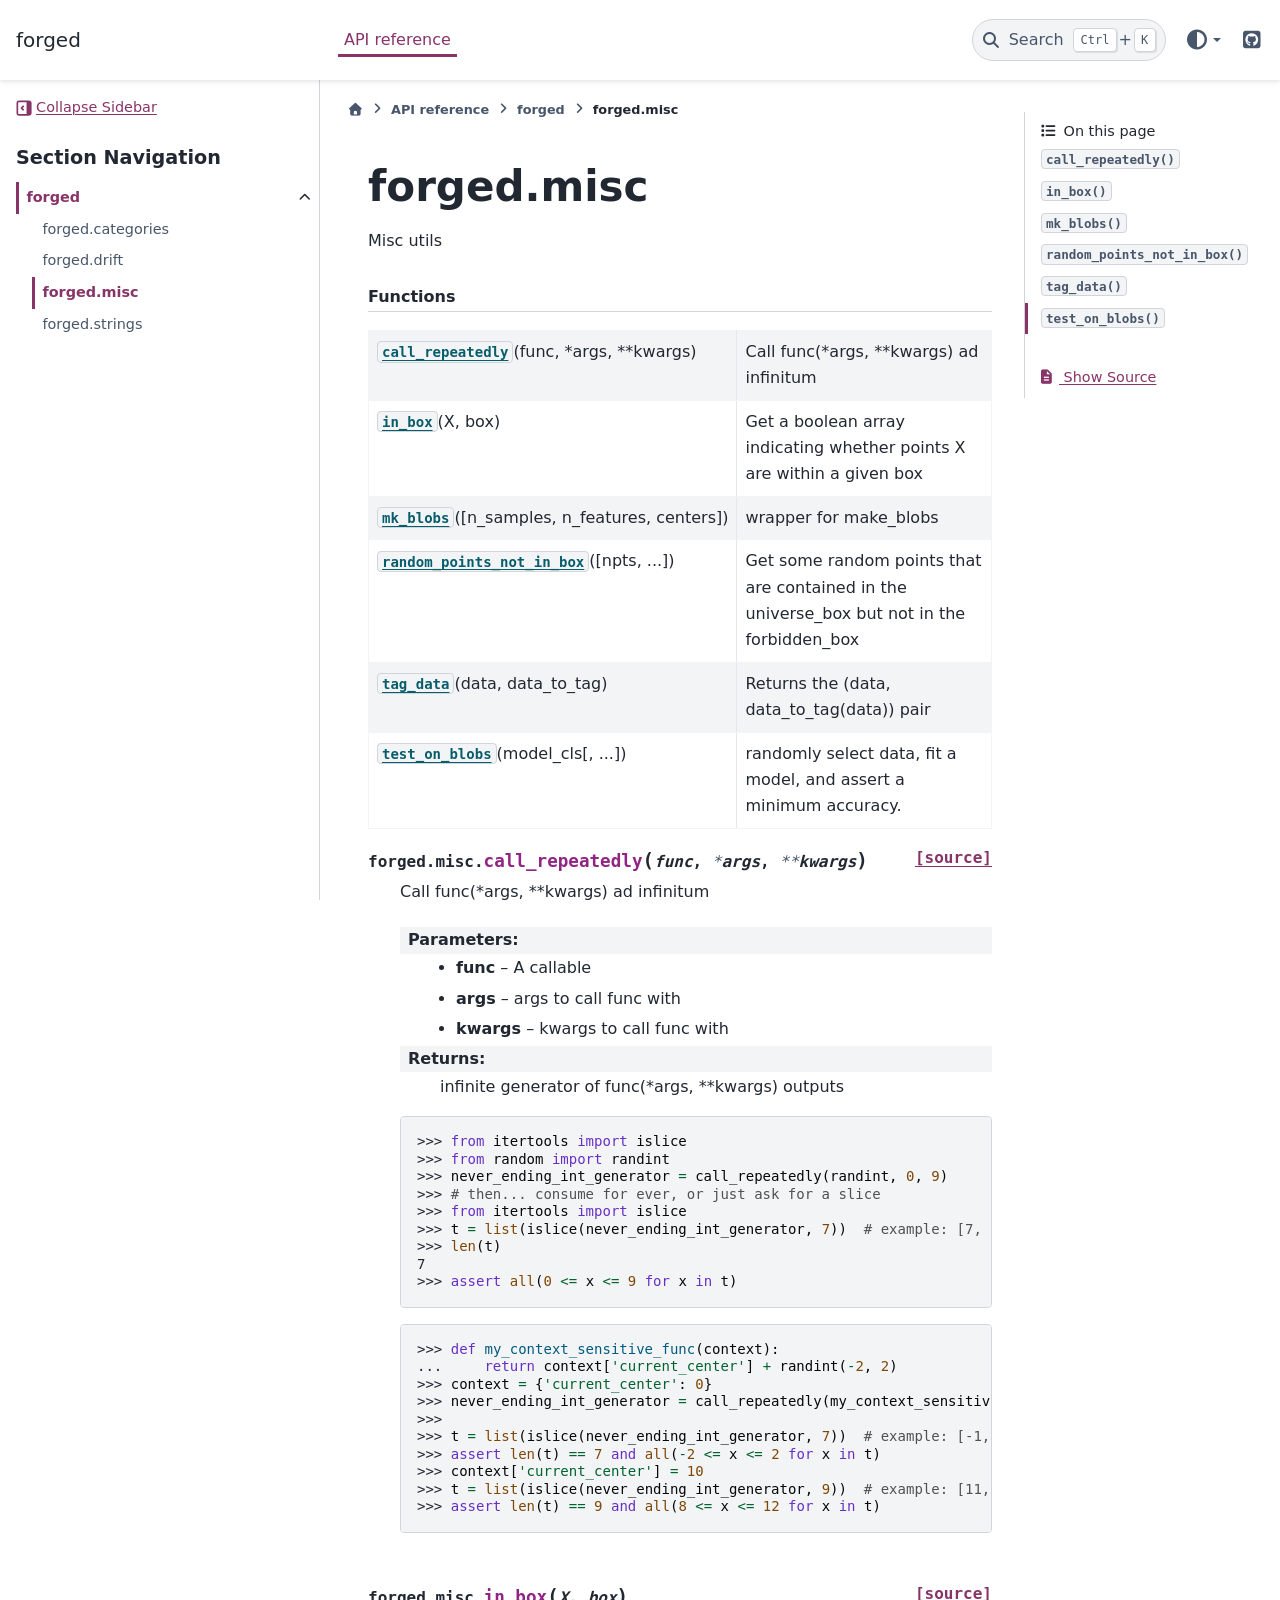
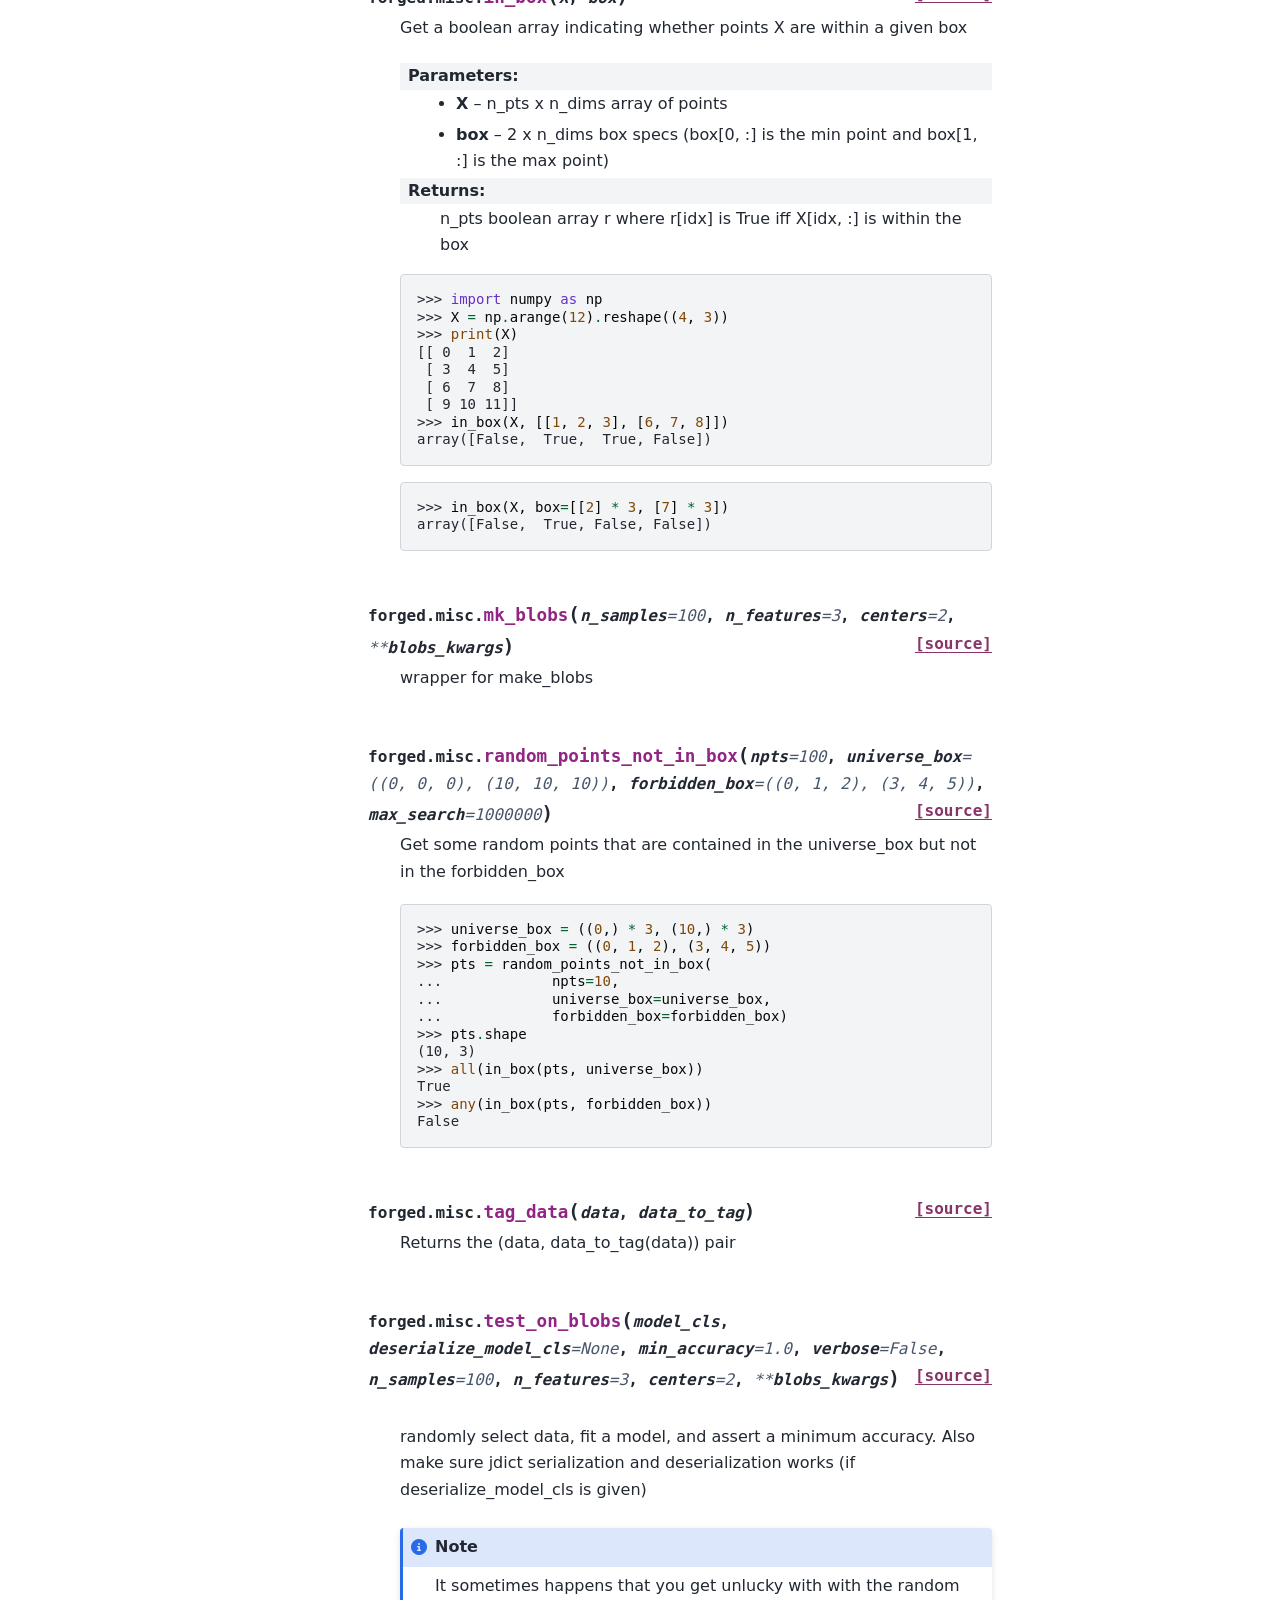
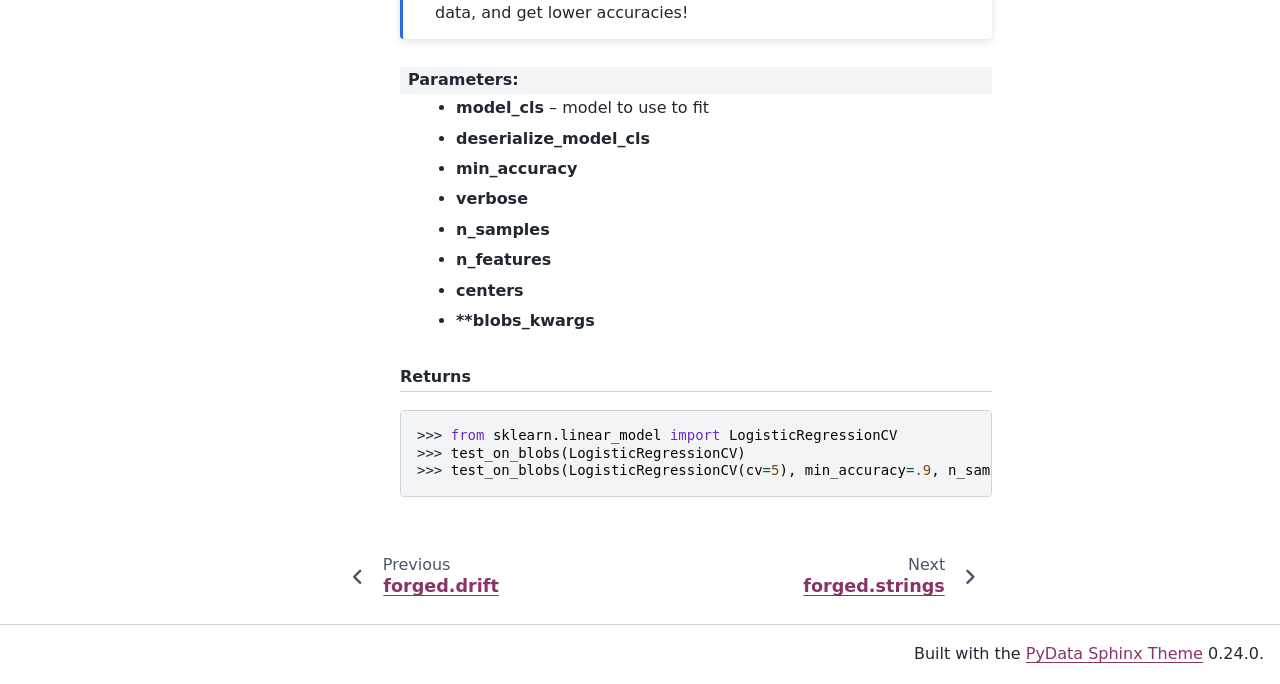
<file: _autosummary/forged.misc.html>
<!DOCTYPE html>


<html lang="en" data-content_root="../" >

  <head>
    <meta charset="utf-8" />
    <meta name="viewport" content="width=device-width, initial-scale=1.0" /><meta name="viewport" content="width=device-width, initial-scale=1" />

<link rel="alternate" type="text/markdown" href="forged.misc.html.md">
<link rel="describedby" href="../llms.txt" type="text/markdown">
<link rel="alternate" type="text/markdown" href="forged.misc.html.md">
<link rel="describedby" href="llms.txt">
    <title>forged.misc &#8212; forged</title>
  
  
  
  <script data-cfasync="false">
    document.documentElement.dataset.mode = localStorage.getItem("mode") || "";
    document.documentElement.dataset.theme = localStorage.getItem("theme") || "";
  </script>
  <!--
    this give us a css class that will be invisible only if js is disabled
  -->
  <noscript>
    <style>
      .pst-js-only { display: none !important; }

    </style>
  </noscript>
  
  <!-- Loaded before other Sphinx assets -->
  <link href="../_static/styles/theme.css?digest=75c7c72ae941e8b558d8" rel="stylesheet" />
<link href="../_static/styles/pydata-sphinx-theme.css?digest=75c7c72ae941e8b558d8" rel="stylesheet" />

    <link rel="stylesheet" type="text/css" href="../_static/pygments.css?v=d75fae25" />
    <link rel="stylesheet" type="text/css" href="../_static/sphinx_autodoc_typehints.css?v=057ac668" />
    <link rel="stylesheet" type="text/css" href="../_static/copybutton.css?v=76b2166b" />
    <link rel="stylesheet" type="text/css" href="../_static/epythet.css?v=e624372f" />
  
  <!-- So that users can add custom icons -->
  <script defer src="../_static/scripts/fontawesome.js?digest=75c7c72ae941e8b558d8"></script>
  <!-- Pre-loaded scripts that we'll load fully later -->
  <link rel="preload" as="script" href="../_static/scripts/bootstrap.js?digest=75c7c72ae941e8b558d8" />
<link rel="preload" as="script" href="../_static/scripts/pydata-sphinx-theme.js?digest=75c7c72ae941e8b558d8" />

    <script src="../_static/documentation_options.js?v=a58bc63e"></script>
    <script src="../_static/doctools.js?v=fd6eb6e6"></script>
    <script src="../_static/sphinx_highlight.js?v=6ffebe34"></script>
    <script src="../_static/clipboard.min.js?v=a7894cd8"></script>
    <script src="../_static/copybutton.js?v=fd10adb8"></script>
    <script>DOCUMENTATION_OPTIONS.pagename = '_autosummary/forged.misc';</script>
    <script>DOCUMENTATION_OPTIONS.search_as_you_type = false;</script>
    <link rel="index" title="Index" href="../genindex.html" />
    <link rel="search" title="Search" href="../search.html" />
    <link rel="next" title="forged.strings" href="forged.strings.html" />
    <link rel="prev" title="forged.drift" href="forged.drift.html" />
  <meta name="viewport" content="width=device-width, initial-scale=1"/>
  <meta name="color-scheme" content="light dark"/>
  <meta name="docsearch:language" content="en"/>
  <meta name="docsearch:version" content="0.1.1" />
  
    
    <script src="../_static/searchtools.js"></script>
    <script src="../_static/language_data.js"></script>
    <script src="../searchindex.js"></script>
  
  </head>
  <body data-default-mode="">
  
  
  <div id="pst-skip-link" class="skip-link d-print-none"><a href="#main-content">Skip to main content</a></div>

  
  <div id="pst-scroll-pixel-helper"></div>
  
  <button type="button" class="btn rounded-pill" id="pst-back-to-top">
    <i class="fa-solid fa-arrow-up"></i>Back to top</button>
  
  
  
  
  <dialog id="pst-search-dialog">
    
<form class="bd-search d-flex align-items-center"
      action="../search.html"
      method="get">
  <i class="fa-solid fa-magnifying-glass"></i>
  <input type="search"
         class="form-control"
         name="q"
         placeholder="Search the docs ..."
         aria-label="Search the docs ..."
         autocomplete="off"
         autocorrect="off"
         autocapitalize="off"
         spellcheck="false"/>
  <span class="search-button__kbd-shortcut"><kbd class="kbd-shortcut__modifier">Ctrl</kbd>+<kbd>K</kbd></span>
</form>
  </dialog>

  <div class="pst-async-banner-revealer d-none">
  <aside id="bd-header-version-warning" class="d-none d-print-none" aria-label="Version warning"></aside>
</div>

  
    <header id="pst-header" class="bd-header navbar navbar-expand-lg bd-navbar d-print-none">
<div class="bd-header__inner bd-page-width">
  <button type="button" class="pst-navbar-icon sidebar-toggle primary-toggle" aria-label="Site navigation" aria-expanded="false" aria-controls="pst-primary-sidebar-modal">
    <span class="fa-solid fa-bars"></span>
  </button>
  
  
  <div class="col-lg-3 navbar-header-items__start">
    
      <div class="navbar-item">

  
    
  

<a class="navbar-brand logo" href="../index.html">
  
  
  
  
  
  
    <p class="title logo__title">forged</p>
  
</a></div>
    
  </div>
  
  <div class="col-lg-9 navbar-header-items">
    
    <div class="me-auto navbar-header-items__center">
      
        <div class="navbar-item">
<nav>
  <ul class="bd-navbar-elements navbar-nav">
    
<li class="nav-item current active">
  <a class="nav-link nav-internal" href="../api.html">
    API reference
  </a>
</li>

  </ul>
</nav></div>
      
    </div>
    
    
    <div class="navbar-header-items__end">
      
        <div class="navbar-item navbar-persistent--container">
          

<button type="button" class="btn search-button-field search-button__button pst-js-only" title="Search" aria-label="Search" data-bs-placement="bottom" data-bs-toggle="tooltip">
 <i class="fa-solid fa-magnifying-glass"></i>
 <span class="search-button__default-text">Search</span>
 <span class="search-button__kbd-shortcut"><kbd class="kbd-shortcut__modifier">Ctrl</kbd>+<kbd class="kbd-shortcut__modifier">K</kbd></span>
</button>
        </div>
      
      
        <div class="navbar-item">

<div class="theme-switch-container dropdown pst-js-only" data-bs-toggle="tooltip" data-bs-placement="bottom" title="Color mode">
  <button type="button" class="btn btn-sm nav-link pst-navbar-icon theme-switch-button dropdown-toggle" aria-label="Color mode" data-bs-toggle="dropdown">
    <i class="theme-switch fa-solid fa-sun fa-lg" data-mode="light" title="Light"></i>
    <i class="theme-switch fa-solid fa-moon fa-lg" data-mode="dark" title="Dark"></i>
    <i class="theme-switch fa-solid fa-circle-half-stroke fa-lg" data-mode="auto" title="System Settings"></i>
  </button>
  <ul class="dropdown-menu dropdown-menu-end">
    <li><button type="button" class="dropdown-item d-flex align-items-center theme-change-button" data-mode="auto"><i class="fa-solid fa-circle-half-stroke fa-lg me-1"></i>System Settings</button></li>
    <li><button type="button" class="dropdown-item d-flex align-items-center theme-change-button" data-mode="light"><i class="fa-solid fa-sun fa-lg me-1"></i>Light</button></li>
    <li><button type="button" class="dropdown-item d-flex align-items-center theme-change-button" data-mode="dark"><i class="fa-solid fa-moon fa-lg me-1"></i>Dark</button></li>
  </ul>
</div></div>
      
        <div class="navbar-item"><ul class="navbar-icon-links"
    aria-label="Icon Links">
        <li class="nav-item">
          
          
          
          
          
          
          
          
          <a href="https://github.com/i2mint/forged" title="GitHub" class="nav-link pst-navbar-icon" rel="noopener" target="_blank" data-bs-toggle="tooltip" data-bs-placement="bottom"><i class="fa-brands fa-square-github fa-lg" aria-hidden="true"></i><span class="visually-hidden">GitHub</span></a>
        </li>
</ul></div>
      
    </div>
    
  </div>
  
  
    <div class="navbar-persistent--mobile">

<button type="button" class="btn search-button-field search-button__button pst-js-only" title="Search" aria-label="Search" data-bs-placement="bottom" data-bs-toggle="tooltip">
 <i class="fa-solid fa-magnifying-glass"></i>
 <span class="search-button__default-text">Search</span>
 <span class="search-button__kbd-shortcut"><kbd class="kbd-shortcut__modifier">Ctrl</kbd>+<kbd class="kbd-shortcut__modifier">K</kbd></span>
</button>
    </div>
  

  
    <button type="button" class="pst-navbar-icon sidebar-toggle secondary-toggle" aria-label="On this page" aria-expanded="false" aria-controls="pst-secondary-sidebar-modal">
      <span class="fa-solid fa-outdent"></span>
    </button>
  
</div>

    </header>
  

  <div class="bd-container">
    <div class="bd-container__inner bd-page-width">
      
      
      
      <dialog id="pst-primary-sidebar-modal" tabindex="-1"></dialog>
      <div id="pst-primary-sidebar" class="bd-sidebar-primary bd-sidebar">
        

  
  <div class="sidebar-header-items sidebar-primary__section">
    
    
      <div class="sidebar-header-items__center">
        
          
          
            <div class="navbar-item">
<nav>
  <ul class="bd-navbar-elements navbar-nav">
    
<li class="nav-item current active">
  <a class="nav-link nav-internal" href="../api.html">
    API reference
  </a>
</li>

  </ul>
</nav></div>
          
        
      </div>
    
    
    
      <div class="sidebar-header-items__end">
        
          <div class="navbar-item">

<div class="theme-switch-container dropdown pst-js-only" data-bs-toggle="tooltip" data-bs-placement="bottom" title="Color mode">
  <button type="button" class="btn btn-sm nav-link pst-navbar-icon theme-switch-button dropdown-toggle" aria-label="Color mode" data-bs-toggle="dropdown">
    <i class="theme-switch fa-solid fa-sun fa-lg" data-mode="light" title="Light"></i>
    <i class="theme-switch fa-solid fa-moon fa-lg" data-mode="dark" title="Dark"></i>
    <i class="theme-switch fa-solid fa-circle-half-stroke fa-lg" data-mode="auto" title="System Settings"></i>
  </button>
  <ul class="dropdown-menu dropdown-menu-end">
    <li><button type="button" class="dropdown-item d-flex align-items-center theme-change-button" data-mode="auto"><i class="fa-solid fa-circle-half-stroke fa-lg me-1"></i>System Settings</button></li>
    <li><button type="button" class="dropdown-item d-flex align-items-center theme-change-button" data-mode="light"><i class="fa-solid fa-sun fa-lg me-1"></i>Light</button></li>
    <li><button type="button" class="dropdown-item d-flex align-items-center theme-change-button" data-mode="dark"><i class="fa-solid fa-moon fa-lg me-1"></i>Dark</button></li>
  </ul>
</div></div>
        
          <div class="navbar-item"><ul class="navbar-icon-links"
    aria-label="Icon Links">
        <li class="nav-item">
          
          
          
          
          
          
          
          
          <a href="https://github.com/i2mint/forged" title="GitHub" class="nav-link pst-navbar-icon" rel="noopener" target="_blank" data-bs-toggle="tooltip" data-bs-placement="bottom"><i class="fa-brands fa-square-github fa-lg" aria-hidden="true"></i><span class="visually-hidden">GitHub</span></a>
        </li>
</ul></div>
        
      </div>
    
  </div>
  
    <div class="sidebar-primary-items__start sidebar-primary__section">
        <div class="sidebar-primary-item pst-sidebar-collapse"><button type="button" id="pst-collapse-sidebar-button" aria-expanded="true" aria-controls="pst-primary-sidebar">
  <svg class="pst-icon" role="img" aria-hidden="true" focusable="false" viewBox="0 0 16 16" xmlns="http://www.w3.org/2000/svg">
    <path fill="currentColor" d="M3 15.5C2.36232 15.5 1.74874 15.2564 1.28478 14.8189C0.820828 14.3815 0.541576 13.7832 0.504167 13.1467L0.5 13L0.5 3C0.499965 2.36232 0.743605 1.74874 1.18107 1.28478C1.61854 0.820828 2.21676 0.541576 2.85333 0.504167L3 0.5L13 0.5C13.6377 0.499965 14.2513 0.743605 14.7152 1.18107C15.1792 1.61854 15.4584 2.21676 15.4958 2.85333L15.5 3L15.5 13C15.5 13.6377 15.2564 14.2513 14.8189 14.7152C14.3815 15.1792 13.7832 15.4584 13.1467 15.4958L13 15.5L3 15.5ZM3 13.8333L10.5 13.8333L10.5 2.16667L3 2.16667C2.79589 2.16669 2.59889 2.24163 2.44636 2.37726C2.29383 2.5129 2.19638 2.69979 2.1725 2.9025L2.16667 3L2.16667 13C2.16669 13.2041 2.24163 13.4011 2.37726 13.5536C2.5129 13.7062 2.69979 13.8036 2.9025 13.8275L3 13.8333ZM6.65583 10.325L6.5775 10.2558L4.91083 8.58917C4.76735 8.44567 4.68116 8.25476 4.66843 8.05223C4.65569 7.84971 4.71729 7.6495 4.84167 7.48917L4.91083 7.41083L6.5775 5.74417C6.72747 5.59471 6.9287 5.50794 7.14032 5.50148C7.35194 5.49502 7.55809 5.56935 7.7169 5.70937C7.8757 5.8494 7.97525 6.04463 7.99533 6.25539C8.01541 6.46616 7.95451 6.67667 7.825 6.84417L7.75583 6.9225L6.67917 8L7.75583 9.0775C7.89931 9.22099 7.98551 9.41191 7.99824 9.61443C8.01097 9.81695 7.94938 10.0172 7.825 10.1775L7.75583 10.2558C7.61234 10.3993 7.42142 10.4855 7.2189 10.4982C7.01638 10.511 6.81617 10.4494 6.65583 10.325Z"/>
  </svg>
  <span class="pst-collapse-sidebar-label">Collapse Sidebar</span>
  <span class="pst-expand-sidebar-label">Expand Sidebar</span>
</button></div>
        <div class="sidebar-primary-item">

<nav class="bd-docs-nav bd-links"
     aria-label="Section Navigation">
  <p class="bd-links__title" role="heading" aria-level="1">Section Navigation</p>
  <div class="bd-toc-item navbar-nav"><ul class="current nav bd-sidenav">
<li class="toctree-l1 current active has-children"><a class="reference internal" href="forged.html">forged</a><details open="open"><summary><span class="toctree-toggle" role="presentation"><i class="fa-solid fa-chevron-down"></i></span></summary><ul class="current">
<li class="toctree-l2"><a class="reference internal" href="forged.categories.html">forged.categories</a></li>
<li class="toctree-l2"><a class="reference internal" href="forged.drift.html">forged.drift</a></li>
<li class="toctree-l2 current active"><a aria-current="page" class="current reference internal" href="#">forged.misc</a></li>
<li class="toctree-l2"><a class="reference internal" href="forged.strings.html">forged.strings</a></li>
</ul>
</details></li>
</ul>
</div>
</nav></div>
    </div>
  
  
  <div class="sidebar-primary-items__end sidebar-primary__section">
      <div class="sidebar-primary-item">
<div id="ethical-ad-placement"
      class="flat"
      data-ea-publisher="readthedocs"
      data-ea-type="readthedocs-sidebar"
      data-ea-manual="true">
</div></div>
  </div>


      </div>
      
      <main id="main-content" class="bd-main" role="main">
        
        
          <div class="bd-content">
            <div class="bd-article-container">
              
              <div class="bd-header-article d-print-none">
<div class="header-article-items header-article__inner">
  
    <div class="header-article-items__start">
      
        <div class="header-article-item">

<nav aria-label="Breadcrumb" class="d-print-none">
  <ul class="bd-breadcrumbs">
    
    <li class="breadcrumb-item breadcrumb-home">
      <a href="../index.html" class="nav-link" aria-label="Home">
        <i class="fa-solid fa-house"></i>
      </a>
    </li>
    
    <li class="breadcrumb-item"><a href="../api.html" class="nav-link">API reference</a></li>
    
    
    <li class="breadcrumb-item"><a href="forged.html" class="nav-link">forged</a></li>
    
    <li class="breadcrumb-item active" aria-current="page"><span class="ellipsis">forged.misc</span></li>
  </ul>
</nav>
</div>
      
    </div>
  
  
</div>
</div>
              
              
              
                
<div id="searchbox"></div>
                <article class="bd-article">
                  
  <section id="module-forged.misc">
<span id="forged-misc"></span><h1>forged.misc<a class="headerlink" href="#module-forged.misc" title="Link to this heading">#</a></h1>
<p>Misc utils</p>
<p class="rubric">Functions</p>
<div class="pst-scrollable-table-container"><table class="autosummary longtable table">
<tbody>
<tr class="row-odd"><td><p><a class="reference internal" href="#forged.misc.call_repeatedly" title="forged.misc.call_repeatedly"><code class="xref py py-obj docutils literal notranslate"><span class="pre">call_repeatedly</span></code></a>(func, *args, **kwargs)</p></td>
<td><p>Call func(*args, **kwargs) ad infinitum</p></td>
</tr>
<tr class="row-even"><td><p><a class="reference internal" href="#forged.misc.in_box" title="forged.misc.in_box"><code class="xref py py-obj docutils literal notranslate"><span class="pre">in_box</span></code></a>(X, box)</p></td>
<td><p>Get a boolean array indicating whether points X are within a given box</p></td>
</tr>
<tr class="row-odd"><td><p><a class="reference internal" href="#forged.misc.mk_blobs" title="forged.misc.mk_blobs"><code class="xref py py-obj docutils literal notranslate"><span class="pre">mk_blobs</span></code></a>([n_samples, n_features, centers])</p></td>
<td><p>wrapper for make_blobs</p></td>
</tr>
<tr class="row-even"><td><p><a class="reference internal" href="#forged.misc.random_points_not_in_box" title="forged.misc.random_points_not_in_box"><code class="xref py py-obj docutils literal notranslate"><span class="pre">random_points_not_in_box</span></code></a>([npts, ...])</p></td>
<td><p>Get some random points that are contained in the universe_box but not in the forbidden_box</p></td>
</tr>
<tr class="row-odd"><td><p><a class="reference internal" href="#forged.misc.tag_data" title="forged.misc.tag_data"><code class="xref py py-obj docutils literal notranslate"><span class="pre">tag_data</span></code></a>(data, data_to_tag)</p></td>
<td><p>Returns the (data, data_to_tag(data)) pair</p></td>
</tr>
<tr class="row-even"><td><p><a class="reference internal" href="#forged.misc.test_on_blobs" title="forged.misc.test_on_blobs"><code class="xref py py-obj docutils literal notranslate"><span class="pre">test_on_blobs</span></code></a>(model_cls[, ...])</p></td>
<td><p>randomly select data, fit a model, and assert a minimum accuracy.</p></td>
</tr>
</tbody>
</table>
</div>
<dl class="py function">
<dt class="sig sig-object py" id="forged.misc.call_repeatedly">
<span class="sig-prename descclassname"><span class="pre">forged.misc.</span></span><span class="sig-name descname"><span class="pre">call_repeatedly</span></span><span class="sig-paren">(</span><em class="sig-param"><span class="n"><span class="pre">func</span></span></em>, <em class="sig-param"><span class="o"><span class="pre">*</span></span><span class="n"><span class="pre">args</span></span></em>, <em class="sig-param"><span class="o"><span class="pre">**</span></span><span class="n"><span class="pre">kwargs</span></span></em><span class="sig-paren">)</span><a class="reference internal" href="../_modules/forged/misc.html#call_repeatedly"><span class="viewcode-link"><span class="pre">[source]</span></span></a><a class="headerlink" href="#forged.misc.call_repeatedly" title="Link to this definition">#</a></dt>
<dd><p>Call func(*args, **kwargs) ad infinitum</p>
<dl class="field-list simple">
<dt class="field-odd">Parameters<span class="colon">:</span></dt>
<dd class="field-odd"><ul class="simple">
<li><p><strong>func</strong> – A callable</p></li>
<li><p><strong>args</strong> – args to call func with</p></li>
<li><p><strong>kwargs</strong> – kwargs to call func with</p></li>
</ul>
</dd>
<dt class="field-even">Returns<span class="colon">:</span></dt>
<dd class="field-even"><p>infinite generator of func(*args, **kwargs) outputs</p>
</dd>
</dl>
<div class="doctest highlight-default notranslate"><div class="highlight"><pre><span></span><span class="gp">&gt;&gt;&gt; </span><span class="kn">from</span><span class="w"> </span><span class="nn">itertools</span><span class="w"> </span><span class="kn">import</span> <span class="n">islice</span>
<span class="gp">&gt;&gt;&gt; </span><span class="kn">from</span><span class="w"> </span><span class="nn">random</span><span class="w"> </span><span class="kn">import</span> <span class="n">randint</span>
<span class="gp">&gt;&gt;&gt; </span><span class="n">never_ending_int_generator</span> <span class="o">=</span> <span class="n">call_repeatedly</span><span class="p">(</span><span class="n">randint</span><span class="p">,</span> <span class="mi">0</span><span class="p">,</span> <span class="mi">9</span><span class="p">)</span>
<span class="gp">&gt;&gt;&gt; </span><span class="c1"># then... consume for ever, or just ask for a slice</span>
<span class="gp">&gt;&gt;&gt; </span><span class="kn">from</span><span class="w"> </span><span class="nn">itertools</span><span class="w"> </span><span class="kn">import</span> <span class="n">islice</span>
<span class="gp">&gt;&gt;&gt; </span><span class="n">t</span> <span class="o">=</span> <span class="nb">list</span><span class="p">(</span><span class="n">islice</span><span class="p">(</span><span class="n">never_ending_int_generator</span><span class="p">,</span> <span class="mi">7</span><span class="p">))</span>  <span class="c1"># example: [7, 7, 6, 1, 2, 8, 1]</span>
<span class="gp">&gt;&gt;&gt; </span><span class="nb">len</span><span class="p">(</span><span class="n">t</span><span class="p">)</span>
<span class="go">7</span>
<span class="gp">&gt;&gt;&gt; </span><span class="k">assert</span> <span class="nb">all</span><span class="p">(</span><span class="mi">0</span> <span class="o">&lt;=</span> <span class="n">x</span> <span class="o">&lt;=</span> <span class="mi">9</span> <span class="k">for</span> <span class="n">x</span> <span class="ow">in</span> <span class="n">t</span><span class="p">)</span>
</pre></div>
</div>
<div class="doctest highlight-default notranslate"><div class="highlight"><pre><span></span><span class="gp">&gt;&gt;&gt; </span><span class="k">def</span><span class="w"> </span><span class="nf">my_context_sensitive_func</span><span class="p">(</span><span class="n">context</span><span class="p">):</span>
<span class="gp">... </span>    <span class="k">return</span> <span class="n">context</span><span class="p">[</span><span class="s1">'current_center'</span><span class="p">]</span> <span class="o">+</span> <span class="n">randint</span><span class="p">(</span><span class="o">-</span><span class="mi">2</span><span class="p">,</span> <span class="mi">2</span><span class="p">)</span>
<span class="gp">&gt;&gt;&gt; </span><span class="n">context</span> <span class="o">=</span> <span class="p">{</span><span class="s1">'current_center'</span><span class="p">:</span> <span class="mi">0</span><span class="p">}</span>
<span class="gp">&gt;&gt;&gt; </span><span class="n">never_ending_int_generator</span> <span class="o">=</span> <span class="n">call_repeatedly</span><span class="p">(</span><span class="n">my_context_sensitive_func</span><span class="p">,</span> <span class="n">context</span><span class="p">)</span>
<span class="gp">&gt;&gt;&gt;</span>
<span class="gp">&gt;&gt;&gt; </span><span class="n">t</span> <span class="o">=</span> <span class="nb">list</span><span class="p">(</span><span class="n">islice</span><span class="p">(</span><span class="n">never_ending_int_generator</span><span class="p">,</span> <span class="mi">7</span><span class="p">))</span>  <span class="c1"># example: [-1, -2, -1, -1, 2, -2, 0]</span>
<span class="gp">&gt;&gt;&gt; </span><span class="k">assert</span> <span class="nb">len</span><span class="p">(</span><span class="n">t</span><span class="p">)</span> <span class="o">==</span> <span class="mi">7</span> <span class="ow">and</span> <span class="nb">all</span><span class="p">(</span><span class="o">-</span><span class="mi">2</span> <span class="o">&lt;=</span> <span class="n">x</span> <span class="o">&lt;=</span> <span class="mi">2</span> <span class="k">for</span> <span class="n">x</span> <span class="ow">in</span> <span class="n">t</span><span class="p">)</span>
<span class="gp">&gt;&gt;&gt; </span><span class="n">context</span><span class="p">[</span><span class="s1">'current_center'</span><span class="p">]</span> <span class="o">=</span> <span class="mi">10</span>
<span class="gp">&gt;&gt;&gt; </span><span class="n">t</span> <span class="o">=</span> <span class="nb">list</span><span class="p">(</span><span class="n">islice</span><span class="p">(</span><span class="n">never_ending_int_generator</span><span class="p">,</span> <span class="mi">9</span><span class="p">))</span>  <span class="c1"># example: [11, 10, 9, 9, 9, 8, 12, 10, 8]</span>
<span class="gp">&gt;&gt;&gt; </span><span class="k">assert</span> <span class="nb">len</span><span class="p">(</span><span class="n">t</span><span class="p">)</span> <span class="o">==</span> <span class="mi">9</span> <span class="ow">and</span> <span class="nb">all</span><span class="p">(</span><span class="mi">8</span> <span class="o">&lt;=</span> <span class="n">x</span> <span class="o">&lt;=</span> <span class="mi">12</span> <span class="k">for</span> <span class="n">x</span> <span class="ow">in</span> <span class="n">t</span><span class="p">)</span>
</pre></div>
</div>
</dd></dl>

<dl class="py function">
<dt class="sig sig-object py" id="forged.misc.in_box">
<span class="sig-prename descclassname"><span class="pre">forged.misc.</span></span><span class="sig-name descname"><span class="pre">in_box</span></span><span class="sig-paren">(</span><em class="sig-param"><span class="n"><span class="pre">X</span></span></em>, <em class="sig-param"><span class="n"><span class="pre">box</span></span></em><span class="sig-paren">)</span><a class="reference internal" href="../_modules/forged/misc.html#in_box"><span class="viewcode-link"><span class="pre">[source]</span></span></a><a class="headerlink" href="#forged.misc.in_box" title="Link to this definition">#</a></dt>
<dd><p>Get a boolean array indicating whether points X are within a given box</p>
<dl class="field-list simple">
<dt class="field-odd">Parameters<span class="colon">:</span></dt>
<dd class="field-odd"><ul class="simple">
<li><p><strong>X</strong> – n_pts x n_dims array of points</p></li>
<li><p><strong>box</strong> – 2 x n_dims box specs (box[0, :] is the min point and box[1, :] is the max point)</p></li>
</ul>
</dd>
<dt class="field-even">Returns<span class="colon">:</span></dt>
<dd class="field-even"><p>n_pts boolean array r where r[idx] is True iff X[idx, :] is within the box</p>
</dd>
</dl>
<div class="doctest highlight-default notranslate"><div class="highlight"><pre><span></span><span class="gp">&gt;&gt;&gt; </span><span class="kn">import</span><span class="w"> </span><span class="nn">numpy</span><span class="w"> </span><span class="k">as</span><span class="w"> </span><span class="nn">np</span>
<span class="gp">&gt;&gt;&gt; </span><span class="n">X</span> <span class="o">=</span> <span class="n">np</span><span class="o">.</span><span class="n">arange</span><span class="p">(</span><span class="mi">12</span><span class="p">)</span><span class="o">.</span><span class="n">reshape</span><span class="p">((</span><span class="mi">4</span><span class="p">,</span> <span class="mi">3</span><span class="p">))</span>
<span class="gp">&gt;&gt;&gt; </span><span class="nb">print</span><span class="p">(</span><span class="n">X</span><span class="p">)</span>
<span class="go">[[ 0  1  2]</span>
<span class="go"> [ 3  4  5]</span>
<span class="go"> [ 6  7  8]</span>
<span class="go"> [ 9 10 11]]</span>
<span class="gp">&gt;&gt;&gt; </span><span class="n">in_box</span><span class="p">(</span><span class="n">X</span><span class="p">,</span> <span class="p">[[</span><span class="mi">1</span><span class="p">,</span> <span class="mi">2</span><span class="p">,</span> <span class="mi">3</span><span class="p">],</span> <span class="p">[</span><span class="mi">6</span><span class="p">,</span> <span class="mi">7</span><span class="p">,</span> <span class="mi">8</span><span class="p">]])</span>
<span class="go">array([False,  True,  True, False])</span>
</pre></div>
</div>
<div class="doctest highlight-default notranslate"><div class="highlight"><pre><span></span><span class="gp">&gt;&gt;&gt; </span><span class="n">in_box</span><span class="p">(</span><span class="n">X</span><span class="p">,</span> <span class="n">box</span><span class="o">=</span><span class="p">[[</span><span class="mi">2</span><span class="p">]</span> <span class="o">*</span> <span class="mi">3</span><span class="p">,</span> <span class="p">[</span><span class="mi">7</span><span class="p">]</span> <span class="o">*</span> <span class="mi">3</span><span class="p">])</span>
<span class="go">array([False,  True, False, False])</span>
</pre></div>
</div>
</dd></dl>

<dl class="py function">
<dt class="sig sig-object py" id="forged.misc.mk_blobs">
<span class="sig-prename descclassname"><span class="pre">forged.misc.</span></span><span class="sig-name descname"><span class="pre">mk_blobs</span></span><span class="sig-paren">(</span><em class="sig-param"><span class="n"><span class="pre">n_samples</span></span><span class="o"><span class="pre">=</span></span><span class="default_value"><span class="pre">100</span></span></em>, <em class="sig-param"><span class="n"><span class="pre">n_features</span></span><span class="o"><span class="pre">=</span></span><span class="default_value"><span class="pre">3</span></span></em>, <em class="sig-param"><span class="n"><span class="pre">centers</span></span><span class="o"><span class="pre">=</span></span><span class="default_value"><span class="pre">2</span></span></em>, <em class="sig-param"><span class="o"><span class="pre">**</span></span><span class="n"><span class="pre">blobs_kwargs</span></span></em><span class="sig-paren">)</span><a class="reference internal" href="../_modules/forged/misc.html#mk_blobs"><span class="viewcode-link"><span class="pre">[source]</span></span></a><a class="headerlink" href="#forged.misc.mk_blobs" title="Link to this definition">#</a></dt>
<dd><p>wrapper for make_blobs</p>
</dd></dl>

<dl class="py function">
<dt class="sig sig-object py" id="forged.misc.random_points_not_in_box">
<span class="sig-prename descclassname"><span class="pre">forged.misc.</span></span><span class="sig-name descname"><span class="pre">random_points_not_in_box</span></span><span class="sig-paren">(</span><em class="sig-param"><span class="n"><span class="pre">npts</span></span><span class="o"><span class="pre">=</span></span><span class="default_value"><span class="pre">100</span></span></em>, <em class="sig-param"><span class="n"><span class="pre">universe_box</span></span><span class="o"><span class="pre">=</span></span><span class="default_value"><span class="pre">((0,</span> <span class="pre">0,</span> <span class="pre">0),</span> <span class="pre">(10,</span> <span class="pre">10,</span> <span class="pre">10))</span></span></em>, <em class="sig-param"><span class="n"><span class="pre">forbidden_box</span></span><span class="o"><span class="pre">=</span></span><span class="default_value"><span class="pre">((0,</span> <span class="pre">1,</span> <span class="pre">2),</span> <span class="pre">(3,</span> <span class="pre">4,</span> <span class="pre">5))</span></span></em>, <em class="sig-param"><span class="n"><span class="pre">max_search</span></span><span class="o"><span class="pre">=</span></span><span class="default_value"><span class="pre">1000000</span></span></em><span class="sig-paren">)</span><a class="reference internal" href="../_modules/forged/misc.html#random_points_not_in_box"><span class="viewcode-link"><span class="pre">[source]</span></span></a><a class="headerlink" href="#forged.misc.random_points_not_in_box" title="Link to this definition">#</a></dt>
<dd><p>Get some random points that are contained in the universe_box but not in the forbidden_box</p>
<div class="doctest highlight-default notranslate"><div class="highlight"><pre><span></span><span class="gp">&gt;&gt;&gt; </span><span class="n">universe_box</span> <span class="o">=</span> <span class="p">((</span><span class="mi">0</span><span class="p">,)</span> <span class="o">*</span> <span class="mi">3</span><span class="p">,</span> <span class="p">(</span><span class="mi">10</span><span class="p">,)</span> <span class="o">*</span> <span class="mi">3</span><span class="p">)</span>
<span class="gp">&gt;&gt;&gt; </span><span class="n">forbidden_box</span> <span class="o">=</span> <span class="p">((</span><span class="mi">0</span><span class="p">,</span> <span class="mi">1</span><span class="p">,</span> <span class="mi">2</span><span class="p">),</span> <span class="p">(</span><span class="mi">3</span><span class="p">,</span> <span class="mi">4</span><span class="p">,</span> <span class="mi">5</span><span class="p">))</span>
<span class="gp">&gt;&gt;&gt; </span><span class="n">pts</span> <span class="o">=</span> <span class="n">random_points_not_in_box</span><span class="p">(</span>
<span class="gp">... </span>            <span class="n">npts</span><span class="o">=</span><span class="mi">10</span><span class="p">,</span>
<span class="gp">... </span>            <span class="n">universe_box</span><span class="o">=</span><span class="n">universe_box</span><span class="p">,</span>
<span class="gp">... </span>            <span class="n">forbidden_box</span><span class="o">=</span><span class="n">forbidden_box</span><span class="p">)</span>
<span class="gp">&gt;&gt;&gt; </span><span class="n">pts</span><span class="o">.</span><span class="n">shape</span>
<span class="go">(10, 3)</span>
<span class="gp">&gt;&gt;&gt; </span><span class="nb">all</span><span class="p">(</span><span class="n">in_box</span><span class="p">(</span><span class="n">pts</span><span class="p">,</span> <span class="n">universe_box</span><span class="p">))</span>
<span class="go">True</span>
<span class="gp">&gt;&gt;&gt; </span><span class="nb">any</span><span class="p">(</span><span class="n">in_box</span><span class="p">(</span><span class="n">pts</span><span class="p">,</span> <span class="n">forbidden_box</span><span class="p">))</span>
<span class="go">False</span>
</pre></div>
</div>
</dd></dl>

<dl class="py function">
<dt class="sig sig-object py" id="forged.misc.tag_data">
<span class="sig-prename descclassname"><span class="pre">forged.misc.</span></span><span class="sig-name descname"><span class="pre">tag_data</span></span><span class="sig-paren">(</span><em class="sig-param"><span class="n"><span class="pre">data</span></span></em>, <em class="sig-param"><span class="n"><span class="pre">data_to_tag</span></span></em><span class="sig-paren">)</span><a class="reference internal" href="../_modules/forged/misc.html#tag_data"><span class="viewcode-link"><span class="pre">[source]</span></span></a><a class="headerlink" href="#forged.misc.tag_data" title="Link to this definition">#</a></dt>
<dd><p>Returns the (data, data_to_tag(data)) pair</p>
</dd></dl>

<dl class="py function">
<dt class="sig sig-object py" id="forged.misc.test_on_blobs">
<span class="sig-prename descclassname"><span class="pre">forged.misc.</span></span><span class="sig-name descname"><span class="pre">test_on_blobs</span></span><span class="sig-paren">(</span><em class="sig-param"><span class="n"><span class="pre">model_cls</span></span></em>, <em class="sig-param"><span class="n"><span class="pre">deserialize_model_cls</span></span><span class="o"><span class="pre">=</span></span><span class="default_value"><span class="pre">None</span></span></em>, <em class="sig-param"><span class="n"><span class="pre">min_accuracy</span></span><span class="o"><span class="pre">=</span></span><span class="default_value"><span class="pre">1.0</span></span></em>, <em class="sig-param"><span class="n"><span class="pre">verbose</span></span><span class="o"><span class="pre">=</span></span><span class="default_value"><span class="pre">False</span></span></em>, <em class="sig-param"><span class="n"><span class="pre">n_samples</span></span><span class="o"><span class="pre">=</span></span><span class="default_value"><span class="pre">100</span></span></em>, <em class="sig-param"><span class="n"><span class="pre">n_features</span></span><span class="o"><span class="pre">=</span></span><span class="default_value"><span class="pre">3</span></span></em>, <em class="sig-param"><span class="n"><span class="pre">centers</span></span><span class="o"><span class="pre">=</span></span><span class="default_value"><span class="pre">2</span></span></em>, <em class="sig-param"><span class="o"><span class="pre">**</span></span><span class="n"><span class="pre">blobs_kwargs</span></span></em><span class="sig-paren">)</span><a class="reference internal" href="../_modules/forged/misc.html#test_on_blobs"><span class="viewcode-link"><span class="pre">[source]</span></span></a><a class="headerlink" href="#forged.misc.test_on_blobs" title="Link to this definition">#</a></dt>
<dd><p>randomly select data, fit a model, and assert a minimum accuracy.
Also make sure jdict serialization and deserialization works (if deserialize_model_cls is given)</p>
<div class="admonition note">
<p class="admonition-title">Note</p>
<p>It sometimes happens that you get unlucky with with the random data, and get lower accuracies!</p>
</div>
<dl class="field-list simple">
<dt class="field-odd">Parameters<span class="colon">:</span></dt>
<dd class="field-odd"><ul class="simple">
<li><p><strong>model_cls</strong> – model to use to fit</p></li>
<li><p><strong>deserialize_model_cls</strong></p></li>
<li><p><strong>min_accuracy</strong></p></li>
<li><p><strong>verbose</strong></p></li>
<li><p><strong>n_samples</strong></p></li>
<li><p><strong>n_features</strong></p></li>
<li><p><strong>centers</strong></p></li>
<li><p><strong>**blobs_kwargs</strong></p></li>
</ul>
</dd>
</dl>
<p class="rubric">Returns</p>
<div class="doctest highlight-default notranslate"><div class="highlight"><pre><span></span><span class="gp">&gt;&gt;&gt; </span><span class="kn">from</span><span class="w"> </span><span class="nn">sklearn.linear_model</span><span class="w"> </span><span class="kn">import</span> <span class="n">LogisticRegressionCV</span>
<span class="gp">&gt;&gt;&gt; </span><span class="n">test_on_blobs</span><span class="p">(</span><span class="n">LogisticRegressionCV</span><span class="p">)</span>
<span class="gp">&gt;&gt;&gt; </span><span class="n">test_on_blobs</span><span class="p">(</span><span class="n">LogisticRegressionCV</span><span class="p">(</span><span class="n">cv</span><span class="o">=</span><span class="mi">5</span><span class="p">),</span> <span class="n">min_accuracy</span><span class="o">=</span><span class="mf">.9</span><span class="p">,</span> <span class="n">n_samples</span><span class="o">=</span><span class="mi">1000</span><span class="p">,</span> <span class="n">n_features</span><span class="o">=</span><span class="mi">6</span><span class="p">,</span> <span class="n">centers</span><span class="o">=</span><span class="mi">5</span><span class="p">)</span>
</pre></div>
</div>
</dd></dl>

</section>


                </article>
              
              
              
              
              
                <footer class="prev-next-footer d-print-none">
                  
<div class="prev-next-area">
    <a class="left-prev"
       href="forged.drift.html"
       title="previous page">
      <i class="fa-solid fa-angle-left"></i>
      <div class="prev-next-info">
        <p class="prev-next-subtitle">previous</p>
        <p class="prev-next-title">forged.drift</p>
      </div>
    </a>
    <a class="right-next"
       href="forged.strings.html"
       title="next page">
      <div class="prev-next-info">
        <p class="prev-next-subtitle">next</p>
        <p class="prev-next-title">forged.strings</p>
      </div>
      <i class="fa-solid fa-angle-right"></i>
    </a>
</div>
                </footer>
              
            </div>
            
            
              
                <dialog id="pst-secondary-sidebar-modal" tabindex="-1"></dialog>
                <div id="pst-secondary-sidebar" class="bd-sidebar-secondary bd-toc"><div class="sidebar-secondary-items sidebar-secondary__inner">


  <div class="sidebar-secondary-item">
<div
    id="pst-page-navigation-heading-2"
    class="page-toc tocsection onthispage">
    <i class="fa-solid fa-list"></i> On this page
  </div>
  <nav id="pst-page-toc-nav" class="page-toc" aria-labelledby="pst-page-navigation-heading-2">
    <ul class="pst-show_toc_level nav section-nav flex-column">
<li class="toc-h2 nav-item toc-entry"><a class="reference internal nav-link" href="#forged.misc.call_repeatedly"><code class="docutils literal notranslate"><span class="pre">call_repeatedly()</span></code></a></li>
<li class="toc-h2 nav-item toc-entry"><a class="reference internal nav-link" href="#forged.misc.in_box"><code class="docutils literal notranslate"><span class="pre">in_box()</span></code></a></li>
<li class="toc-h2 nav-item toc-entry"><a class="reference internal nav-link" href="#forged.misc.mk_blobs"><code class="docutils literal notranslate"><span class="pre">mk_blobs()</span></code></a></li>
<li class="toc-h2 nav-item toc-entry"><a class="reference internal nav-link" href="#forged.misc.random_points_not_in_box"><code class="docutils literal notranslate"><span class="pre">random_points_not_in_box()</span></code></a></li>
<li class="toc-h2 nav-item toc-entry"><a class="reference internal nav-link" href="#forged.misc.tag_data"><code class="docutils literal notranslate"><span class="pre">tag_data()</span></code></a></li>
<li class="toc-h2 nav-item toc-entry"><a class="reference internal nav-link" href="#forged.misc.test_on_blobs"><code class="docutils literal notranslate"><span class="pre">test_on_blobs()</span></code></a></li>
</ul>
  </nav></div>

  <div class="sidebar-secondary-item">

  <div class="tocsection sourcelink">
    <a href="../_sources/_autosummary/forged.misc.rst.txt">
      <i class="fa-solid fa-file-lines"></i> Show Source
    </a>
  </div>
</div>

</div></div>
              
            
          </div>
          <footer class="bd-footer-content">
            
          </footer>
        
      </main>
    </div>
  </div>
  
  <!-- Scripts loaded after <body> so the DOM is not blocked -->
  <script defer src="../_static/scripts/bootstrap.js?digest=75c7c72ae941e8b558d8"></script>
<script defer src="../_static/scripts/pydata-sphinx-theme.js?digest=75c7c72ae941e8b558d8"></script>

  <footer class="bd-footer">
<div class="bd-footer__inner bd-page-width">
  
  
  
    <div class="footer-items__end">
      
        <div class="footer-item">
<p class="theme-version">
  <!-- # L10n: Setting the PST URL as an argument as this does not need to be localized -->
  Built with the <a href="https://pydata-sphinx-theme.readthedocs.io/en/stable/index.html">PyData Sphinx Theme</a> 0.24.0.
</p></div>
      
    </div>
  
</div>

  </footer>
  </body>
</html>
</file>
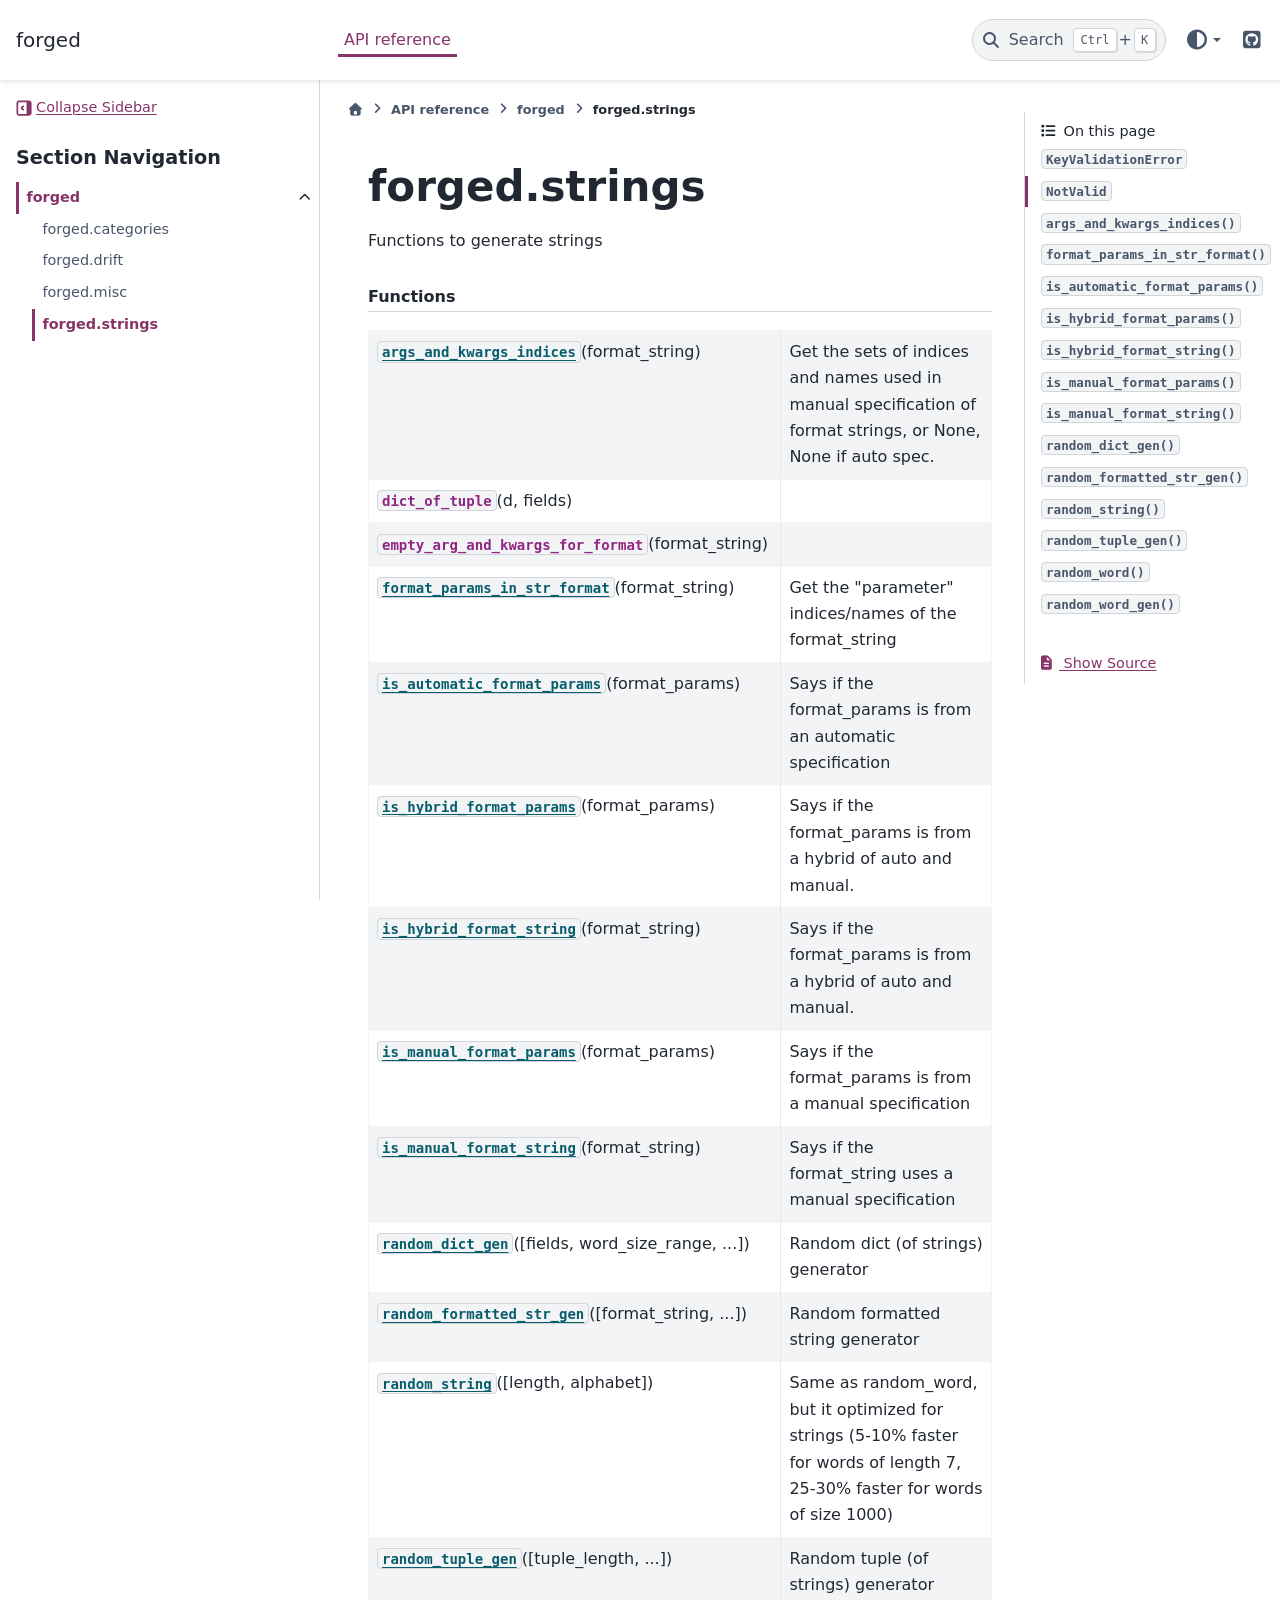
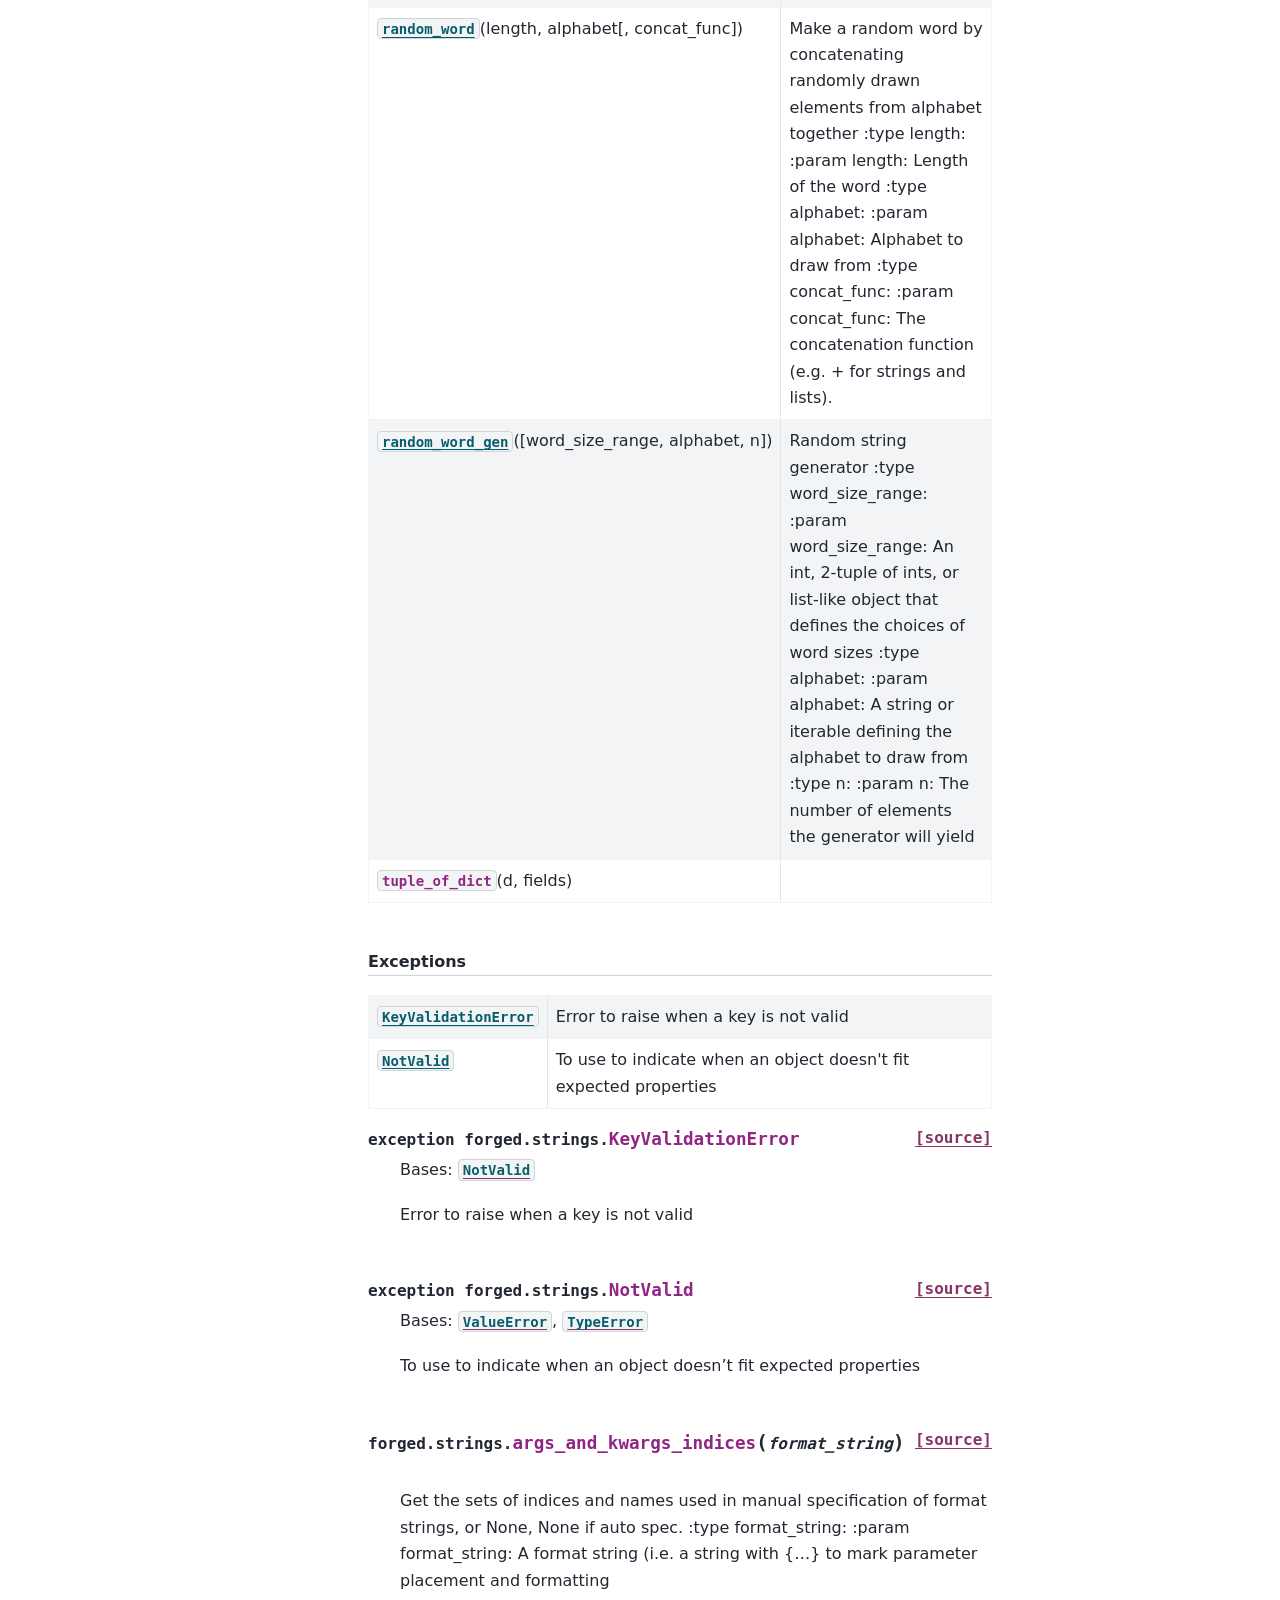
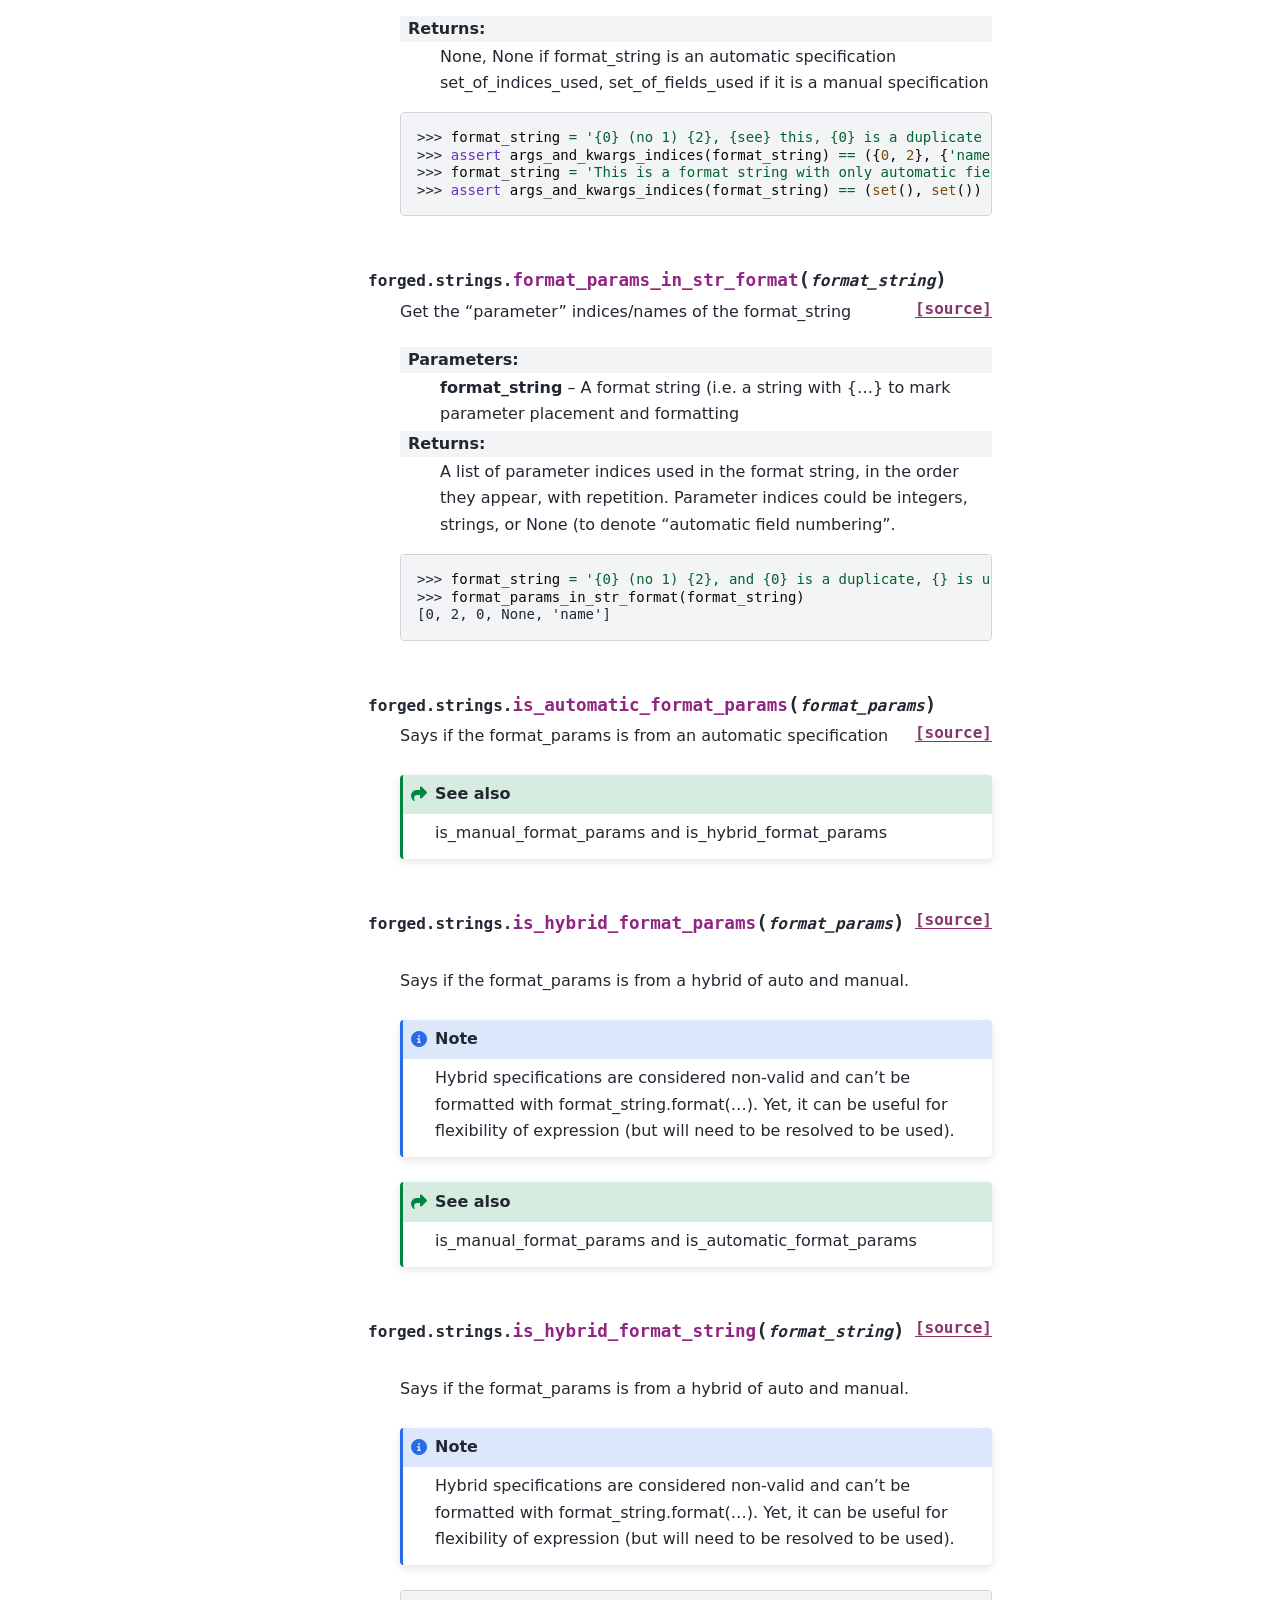
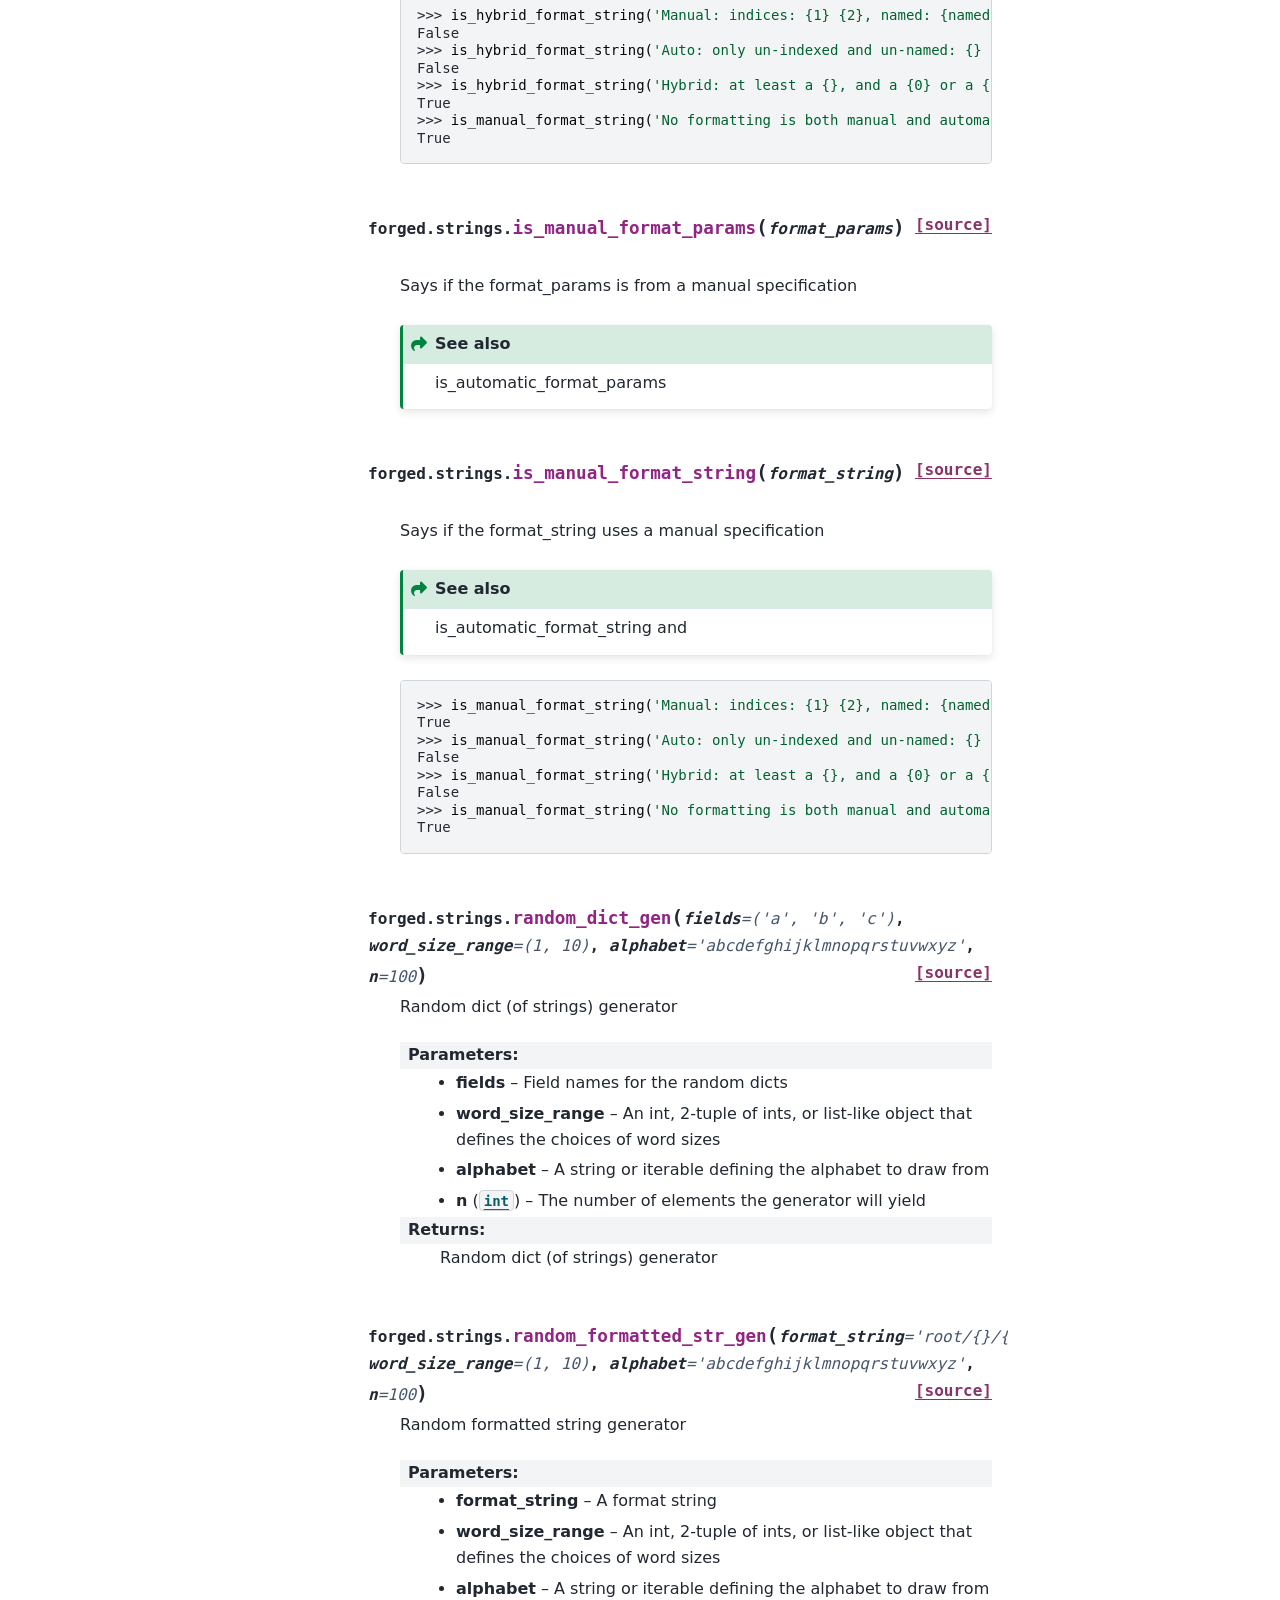
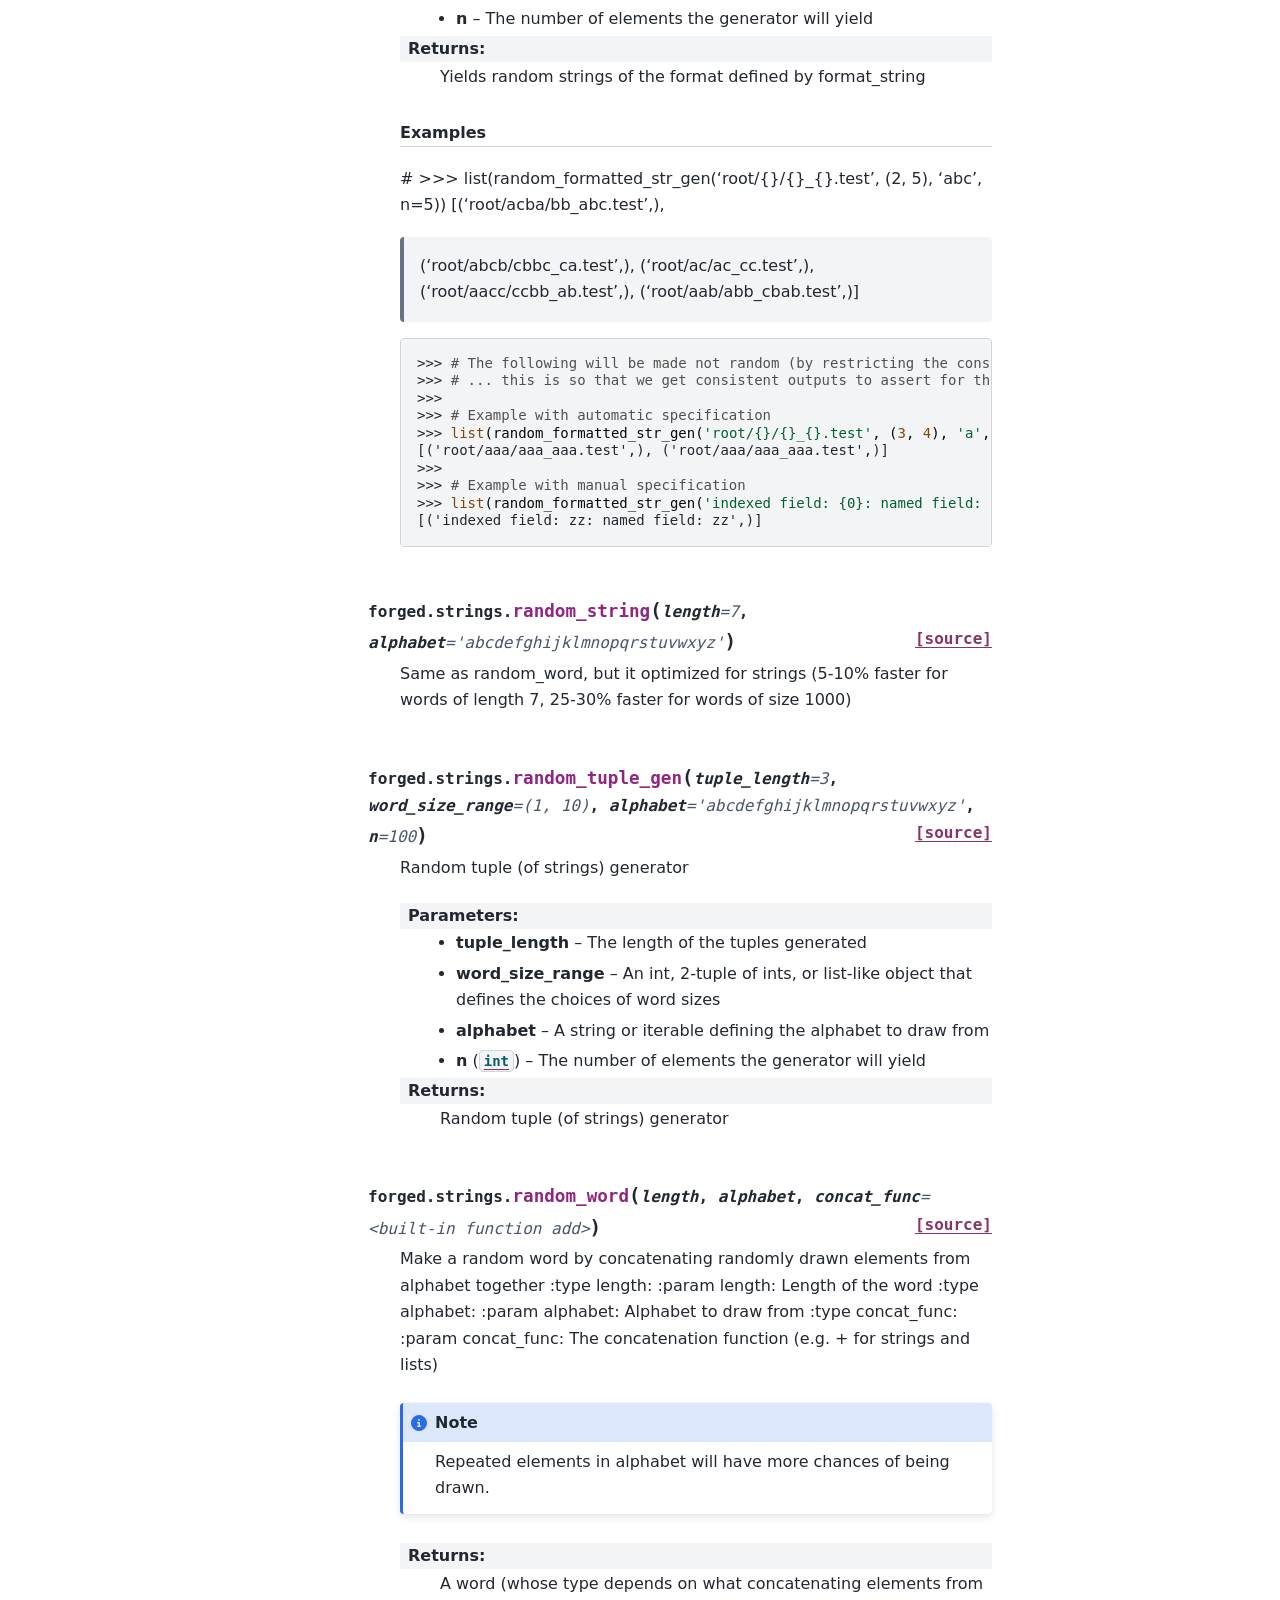
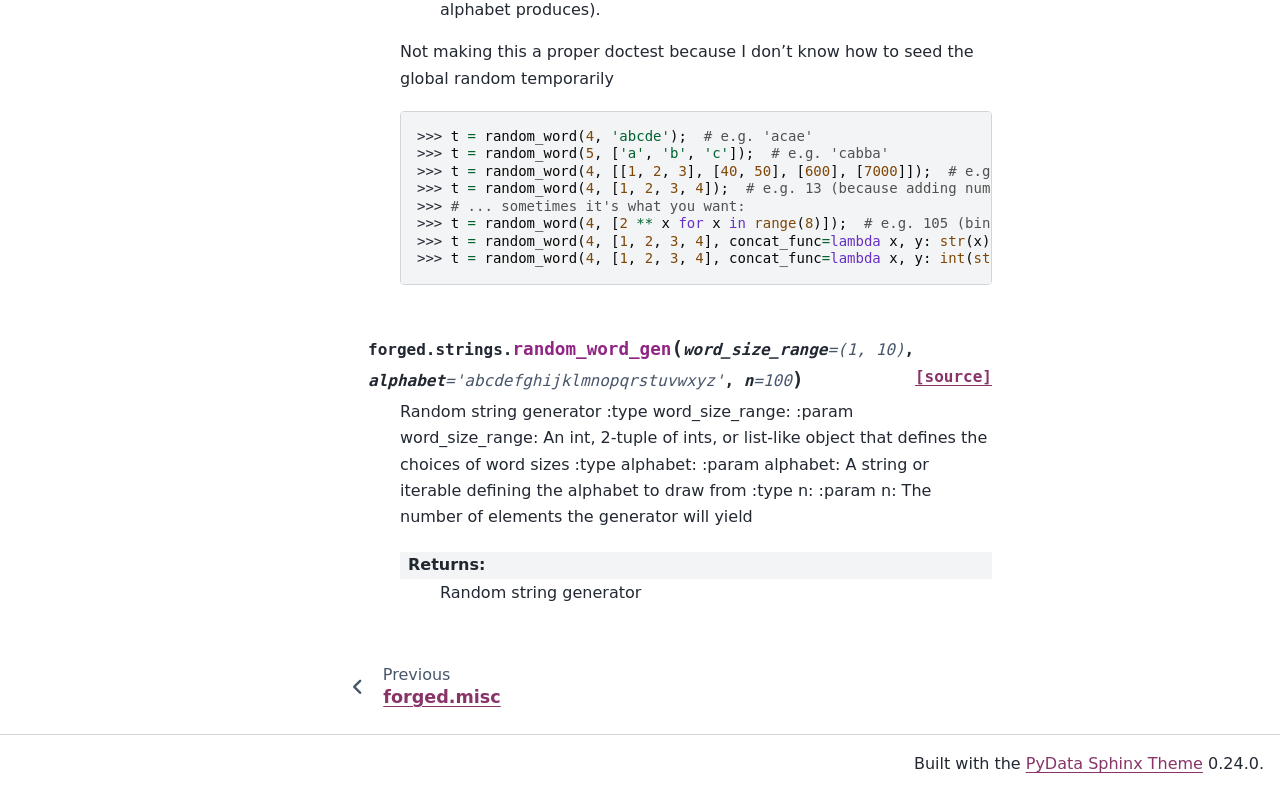
<file: _autosummary/forged.strings.html>
<!DOCTYPE html>


<html lang="en" data-content_root="../" >

  <head>
    <meta charset="utf-8" />
    <meta name="viewport" content="width=device-width, initial-scale=1.0" /><meta name="viewport" content="width=device-width, initial-scale=1" />

<link rel="alternate" type="text/markdown" href="forged.strings.html.md">
<link rel="describedby" href="../llms.txt" type="text/markdown">
<link rel="alternate" type="text/markdown" href="forged.strings.html.md">
<link rel="describedby" href="llms.txt">
    <title>forged.strings &#8212; forged</title>
  
  
  
  <script data-cfasync="false">
    document.documentElement.dataset.mode = localStorage.getItem("mode") || "";
    document.documentElement.dataset.theme = localStorage.getItem("theme") || "";
  </script>
  <!--
    this give us a css class that will be invisible only if js is disabled
  -->
  <noscript>
    <style>
      .pst-js-only { display: none !important; }

    </style>
  </noscript>
  
  <!-- Loaded before other Sphinx assets -->
  <link href="../_static/styles/theme.css?digest=75c7c72ae941e8b558d8" rel="stylesheet" />
<link href="../_static/styles/pydata-sphinx-theme.css?digest=75c7c72ae941e8b558d8" rel="stylesheet" />

    <link rel="stylesheet" type="text/css" href="../_static/pygments.css?v=d75fae25" />
    <link rel="stylesheet" type="text/css" href="../_static/sphinx_autodoc_typehints.css?v=057ac668" />
    <link rel="stylesheet" type="text/css" href="../_static/copybutton.css?v=76b2166b" />
    <link rel="stylesheet" type="text/css" href="../_static/epythet.css?v=e624372f" />
  
  <!-- So that users can add custom icons -->
  <script defer src="../_static/scripts/fontawesome.js?digest=75c7c72ae941e8b558d8"></script>
  <!-- Pre-loaded scripts that we'll load fully later -->
  <link rel="preload" as="script" href="../_static/scripts/bootstrap.js?digest=75c7c72ae941e8b558d8" />
<link rel="preload" as="script" href="../_static/scripts/pydata-sphinx-theme.js?digest=75c7c72ae941e8b558d8" />

    <script src="../_static/documentation_options.js?v=a58bc63e"></script>
    <script src="../_static/doctools.js?v=fd6eb6e6"></script>
    <script src="../_static/sphinx_highlight.js?v=6ffebe34"></script>
    <script src="../_static/clipboard.min.js?v=a7894cd8"></script>
    <script src="../_static/copybutton.js?v=fd10adb8"></script>
    <script>DOCUMENTATION_OPTIONS.pagename = '_autosummary/forged.strings';</script>
    <script>DOCUMENTATION_OPTIONS.search_as_you_type = false;</script>
    <link rel="index" title="Index" href="../genindex.html" />
    <link rel="search" title="Search" href="../search.html" />
    <link rel="prev" title="forged.misc" href="forged.misc.html" />
  <meta name="viewport" content="width=device-width, initial-scale=1"/>
  <meta name="color-scheme" content="light dark"/>
  <meta name="docsearch:language" content="en"/>
  <meta name="docsearch:version" content="0.1.1" />
  
    
    <script src="../_static/searchtools.js"></script>
    <script src="../_static/language_data.js"></script>
    <script src="../searchindex.js"></script>
  
  </head>
  <body data-default-mode="">
  
  
  <div id="pst-skip-link" class="skip-link d-print-none"><a href="#main-content">Skip to main content</a></div>

  
  <div id="pst-scroll-pixel-helper"></div>
  
  <button type="button" class="btn rounded-pill" id="pst-back-to-top">
    <i class="fa-solid fa-arrow-up"></i>Back to top</button>
  
  
  
  
  <dialog id="pst-search-dialog">
    
<form class="bd-search d-flex align-items-center"
      action="../search.html"
      method="get">
  <i class="fa-solid fa-magnifying-glass"></i>
  <input type="search"
         class="form-control"
         name="q"
         placeholder="Search the docs ..."
         aria-label="Search the docs ..."
         autocomplete="off"
         autocorrect="off"
         autocapitalize="off"
         spellcheck="false"/>
  <span class="search-button__kbd-shortcut"><kbd class="kbd-shortcut__modifier">Ctrl</kbd>+<kbd>K</kbd></span>
</form>
  </dialog>

  <div class="pst-async-banner-revealer d-none">
  <aside id="bd-header-version-warning" class="d-none d-print-none" aria-label="Version warning"></aside>
</div>

  
    <header id="pst-header" class="bd-header navbar navbar-expand-lg bd-navbar d-print-none">
<div class="bd-header__inner bd-page-width">
  <button type="button" class="pst-navbar-icon sidebar-toggle primary-toggle" aria-label="Site navigation" aria-expanded="false" aria-controls="pst-primary-sidebar-modal">
    <span class="fa-solid fa-bars"></span>
  </button>
  
  
  <div class="col-lg-3 navbar-header-items__start">
    
      <div class="navbar-item">

  
    
  

<a class="navbar-brand logo" href="../index.html">
  
  
  
  
  
  
    <p class="title logo__title">forged</p>
  
</a></div>
    
  </div>
  
  <div class="col-lg-9 navbar-header-items">
    
    <div class="me-auto navbar-header-items__center">
      
        <div class="navbar-item">
<nav>
  <ul class="bd-navbar-elements navbar-nav">
    
<li class="nav-item current active">
  <a class="nav-link nav-internal" href="../api.html">
    API reference
  </a>
</li>

  </ul>
</nav></div>
      
    </div>
    
    
    <div class="navbar-header-items__end">
      
        <div class="navbar-item navbar-persistent--container">
          

<button type="button" class="btn search-button-field search-button__button pst-js-only" title="Search" aria-label="Search" data-bs-placement="bottom" data-bs-toggle="tooltip">
 <i class="fa-solid fa-magnifying-glass"></i>
 <span class="search-button__default-text">Search</span>
 <span class="search-button__kbd-shortcut"><kbd class="kbd-shortcut__modifier">Ctrl</kbd>+<kbd class="kbd-shortcut__modifier">K</kbd></span>
</button>
        </div>
      
      
        <div class="navbar-item">

<div class="theme-switch-container dropdown pst-js-only" data-bs-toggle="tooltip" data-bs-placement="bottom" title="Color mode">
  <button type="button" class="btn btn-sm nav-link pst-navbar-icon theme-switch-button dropdown-toggle" aria-label="Color mode" data-bs-toggle="dropdown">
    <i class="theme-switch fa-solid fa-sun fa-lg" data-mode="light" title="Light"></i>
    <i class="theme-switch fa-solid fa-moon fa-lg" data-mode="dark" title="Dark"></i>
    <i class="theme-switch fa-solid fa-circle-half-stroke fa-lg" data-mode="auto" title="System Settings"></i>
  </button>
  <ul class="dropdown-menu dropdown-menu-end">
    <li><button type="button" class="dropdown-item d-flex align-items-center theme-change-button" data-mode="auto"><i class="fa-solid fa-circle-half-stroke fa-lg me-1"></i>System Settings</button></li>
    <li><button type="button" class="dropdown-item d-flex align-items-center theme-change-button" data-mode="light"><i class="fa-solid fa-sun fa-lg me-1"></i>Light</button></li>
    <li><button type="button" class="dropdown-item d-flex align-items-center theme-change-button" data-mode="dark"><i class="fa-solid fa-moon fa-lg me-1"></i>Dark</button></li>
  </ul>
</div></div>
      
        <div class="navbar-item"><ul class="navbar-icon-links"
    aria-label="Icon Links">
        <li class="nav-item">
          
          
          
          
          
          
          
          
          <a href="https://github.com/i2mint/forged" title="GitHub" class="nav-link pst-navbar-icon" rel="noopener" target="_blank" data-bs-toggle="tooltip" data-bs-placement="bottom"><i class="fa-brands fa-square-github fa-lg" aria-hidden="true"></i><span class="visually-hidden">GitHub</span></a>
        </li>
</ul></div>
      
    </div>
    
  </div>
  
  
    <div class="navbar-persistent--mobile">

<button type="button" class="btn search-button-field search-button__button pst-js-only" title="Search" aria-label="Search" data-bs-placement="bottom" data-bs-toggle="tooltip">
 <i class="fa-solid fa-magnifying-glass"></i>
 <span class="search-button__default-text">Search</span>
 <span class="search-button__kbd-shortcut"><kbd class="kbd-shortcut__modifier">Ctrl</kbd>+<kbd class="kbd-shortcut__modifier">K</kbd></span>
</button>
    </div>
  

  
    <button type="button" class="pst-navbar-icon sidebar-toggle secondary-toggle" aria-label="On this page" aria-expanded="false" aria-controls="pst-secondary-sidebar-modal">
      <span class="fa-solid fa-outdent"></span>
    </button>
  
</div>

    </header>
  

  <div class="bd-container">
    <div class="bd-container__inner bd-page-width">
      
      
      
      <dialog id="pst-primary-sidebar-modal" tabindex="-1"></dialog>
      <div id="pst-primary-sidebar" class="bd-sidebar-primary bd-sidebar">
        

  
  <div class="sidebar-header-items sidebar-primary__section">
    
    
      <div class="sidebar-header-items__center">
        
          
          
            <div class="navbar-item">
<nav>
  <ul class="bd-navbar-elements navbar-nav">
    
<li class="nav-item current active">
  <a class="nav-link nav-internal" href="../api.html">
    API reference
  </a>
</li>

  </ul>
</nav></div>
          
        
      </div>
    
    
    
      <div class="sidebar-header-items__end">
        
          <div class="navbar-item">

<div class="theme-switch-container dropdown pst-js-only" data-bs-toggle="tooltip" data-bs-placement="bottom" title="Color mode">
  <button type="button" class="btn btn-sm nav-link pst-navbar-icon theme-switch-button dropdown-toggle" aria-label="Color mode" data-bs-toggle="dropdown">
    <i class="theme-switch fa-solid fa-sun fa-lg" data-mode="light" title="Light"></i>
    <i class="theme-switch fa-solid fa-moon fa-lg" data-mode="dark" title="Dark"></i>
    <i class="theme-switch fa-solid fa-circle-half-stroke fa-lg" data-mode="auto" title="System Settings"></i>
  </button>
  <ul class="dropdown-menu dropdown-menu-end">
    <li><button type="button" class="dropdown-item d-flex align-items-center theme-change-button" data-mode="auto"><i class="fa-solid fa-circle-half-stroke fa-lg me-1"></i>System Settings</button></li>
    <li><button type="button" class="dropdown-item d-flex align-items-center theme-change-button" data-mode="light"><i class="fa-solid fa-sun fa-lg me-1"></i>Light</button></li>
    <li><button type="button" class="dropdown-item d-flex align-items-center theme-change-button" data-mode="dark"><i class="fa-solid fa-moon fa-lg me-1"></i>Dark</button></li>
  </ul>
</div></div>
        
          <div class="navbar-item"><ul class="navbar-icon-links"
    aria-label="Icon Links">
        <li class="nav-item">
          
          
          
          
          
          
          
          
          <a href="https://github.com/i2mint/forged" title="GitHub" class="nav-link pst-navbar-icon" rel="noopener" target="_blank" data-bs-toggle="tooltip" data-bs-placement="bottom"><i class="fa-brands fa-square-github fa-lg" aria-hidden="true"></i><span class="visually-hidden">GitHub</span></a>
        </li>
</ul></div>
        
      </div>
    
  </div>
  
    <div class="sidebar-primary-items__start sidebar-primary__section">
        <div class="sidebar-primary-item pst-sidebar-collapse"><button type="button" id="pst-collapse-sidebar-button" aria-expanded="true" aria-controls="pst-primary-sidebar">
  <svg class="pst-icon" role="img" aria-hidden="true" focusable="false" viewBox="0 0 16 16" xmlns="http://www.w3.org/2000/svg">
    <path fill="currentColor" d="M3 15.5C2.36232 15.5 1.74874 15.2564 1.28478 14.8189C0.820828 14.3815 0.541576 13.7832 0.504167 13.1467L0.5 13L0.5 3C0.499965 2.36232 0.743605 1.74874 1.18107 1.28478C1.61854 0.820828 2.21676 0.541576 2.85333 0.504167L3 0.5L13 0.5C13.6377 0.499965 14.2513 0.743605 14.7152 1.18107C15.1792 1.61854 15.4584 2.21676 15.4958 2.85333L15.5 3L15.5 13C15.5 13.6377 15.2564 14.2513 14.8189 14.7152C14.3815 15.1792 13.7832 15.4584 13.1467 15.4958L13 15.5L3 15.5ZM3 13.8333L10.5 13.8333L10.5 2.16667L3 2.16667C2.79589 2.16669 2.59889 2.24163 2.44636 2.37726C2.29383 2.5129 2.19638 2.69979 2.1725 2.9025L2.16667 3L2.16667 13C2.16669 13.2041 2.24163 13.4011 2.37726 13.5536C2.5129 13.7062 2.69979 13.8036 2.9025 13.8275L3 13.8333ZM6.65583 10.325L6.5775 10.2558L4.91083 8.58917C4.76735 8.44567 4.68116 8.25476 4.66843 8.05223C4.65569 7.84971 4.71729 7.6495 4.84167 7.48917L4.91083 7.41083L6.5775 5.74417C6.72747 5.59471 6.9287 5.50794 7.14032 5.50148C7.35194 5.49502 7.55809 5.56935 7.7169 5.70937C7.8757 5.8494 7.97525 6.04463 7.99533 6.25539C8.01541 6.46616 7.95451 6.67667 7.825 6.84417L7.75583 6.9225L6.67917 8L7.75583 9.0775C7.89931 9.22099 7.98551 9.41191 7.99824 9.61443C8.01097 9.81695 7.94938 10.0172 7.825 10.1775L7.75583 10.2558C7.61234 10.3993 7.42142 10.4855 7.2189 10.4982C7.01638 10.511 6.81617 10.4494 6.65583 10.325Z"/>
  </svg>
  <span class="pst-collapse-sidebar-label">Collapse Sidebar</span>
  <span class="pst-expand-sidebar-label">Expand Sidebar</span>
</button></div>
        <div class="sidebar-primary-item">

<nav class="bd-docs-nav bd-links"
     aria-label="Section Navigation">
  <p class="bd-links__title" role="heading" aria-level="1">Section Navigation</p>
  <div class="bd-toc-item navbar-nav"><ul class="current nav bd-sidenav">
<li class="toctree-l1 current active has-children"><a class="reference internal" href="forged.html">forged</a><details open="open"><summary><span class="toctree-toggle" role="presentation"><i class="fa-solid fa-chevron-down"></i></span></summary><ul class="current">
<li class="toctree-l2"><a class="reference internal" href="forged.categories.html">forged.categories</a></li>
<li class="toctree-l2"><a class="reference internal" href="forged.drift.html">forged.drift</a></li>
<li class="toctree-l2"><a class="reference internal" href="forged.misc.html">forged.misc</a></li>
<li class="toctree-l2 current active"><a aria-current="page" class="current reference internal" href="#">forged.strings</a></li>
</ul>
</details></li>
</ul>
</div>
</nav></div>
    </div>
  
  
  <div class="sidebar-primary-items__end sidebar-primary__section">
      <div class="sidebar-primary-item">
<div id="ethical-ad-placement"
      class="flat"
      data-ea-publisher="readthedocs"
      data-ea-type="readthedocs-sidebar"
      data-ea-manual="true">
</div></div>
  </div>


      </div>
      
      <main id="main-content" class="bd-main" role="main">
        
        
          <div class="bd-content">
            <div class="bd-article-container">
              
              <div class="bd-header-article d-print-none">
<div class="header-article-items header-article__inner">
  
    <div class="header-article-items__start">
      
        <div class="header-article-item">

<nav aria-label="Breadcrumb" class="d-print-none">
  <ul class="bd-breadcrumbs">
    
    <li class="breadcrumb-item breadcrumb-home">
      <a href="../index.html" class="nav-link" aria-label="Home">
        <i class="fa-solid fa-house"></i>
      </a>
    </li>
    
    <li class="breadcrumb-item"><a href="../api.html" class="nav-link">API reference</a></li>
    
    
    <li class="breadcrumb-item"><a href="forged.html" class="nav-link">forged</a></li>
    
    <li class="breadcrumb-item active" aria-current="page"><span class="ellipsis">forged.strings</span></li>
  </ul>
</nav>
</div>
      
    </div>
  
  
</div>
</div>
              
              
              
                
<div id="searchbox"></div>
                <article class="bd-article">
                  
  <section id="module-forged.strings">
<span id="forged-strings"></span><h1>forged.strings<a class="headerlink" href="#module-forged.strings" title="Link to this heading">#</a></h1>
<p>Functions to generate strings</p>
<p class="rubric">Functions</p>
<div class="pst-scrollable-table-container"><table class="autosummary longtable table">
<tbody>
<tr class="row-odd"><td><p><a class="reference internal" href="#forged.strings.args_and_kwargs_indices" title="forged.strings.args_and_kwargs_indices"><code class="xref py py-obj docutils literal notranslate"><span class="pre">args_and_kwargs_indices</span></code></a>(format_string)</p></td>
<td><p>Get the sets of indices and names used in manual specification of format strings, or None, None if auto spec.</p></td>
</tr>
<tr class="row-even"><td><p><code class="xref py py-obj docutils literal notranslate"><span class="pre">dict_of_tuple</span></code>(d, fields)</p></td>
<td><p></p></td>
</tr>
<tr class="row-odd"><td><p><code class="xref py py-obj docutils literal notranslate"><span class="pre">empty_arg_and_kwargs_for_format</span></code>(format_string)</p></td>
<td><p></p></td>
</tr>
<tr class="row-even"><td><p><a class="reference internal" href="#forged.strings.format_params_in_str_format" title="forged.strings.format_params_in_str_format"><code class="xref py py-obj docutils literal notranslate"><span class="pre">format_params_in_str_format</span></code></a>(format_string)</p></td>
<td><p>Get the &quot;parameter&quot; indices/names of the format_string</p></td>
</tr>
<tr class="row-odd"><td><p><a class="reference internal" href="#forged.strings.is_automatic_format_params" title="forged.strings.is_automatic_format_params"><code class="xref py py-obj docutils literal notranslate"><span class="pre">is_automatic_format_params</span></code></a>(format_params)</p></td>
<td><p>Says if the format_params is from an automatic specification</p></td>
</tr>
<tr class="row-even"><td><p><a class="reference internal" href="#forged.strings.is_hybrid_format_params" title="forged.strings.is_hybrid_format_params"><code class="xref py py-obj docutils literal notranslate"><span class="pre">is_hybrid_format_params</span></code></a>(format_params)</p></td>
<td><p>Says if the format_params is from a hybrid of auto and manual.</p></td>
</tr>
<tr class="row-odd"><td><p><a class="reference internal" href="#forged.strings.is_hybrid_format_string" title="forged.strings.is_hybrid_format_string"><code class="xref py py-obj docutils literal notranslate"><span class="pre">is_hybrid_format_string</span></code></a>(format_string)</p></td>
<td><p>Says if the format_params is from a hybrid of auto and manual.</p></td>
</tr>
<tr class="row-even"><td><p><a class="reference internal" href="#forged.strings.is_manual_format_params" title="forged.strings.is_manual_format_params"><code class="xref py py-obj docutils literal notranslate"><span class="pre">is_manual_format_params</span></code></a>(format_params)</p></td>
<td><p>Says if the format_params is from a manual specification</p></td>
</tr>
<tr class="row-odd"><td><p><a class="reference internal" href="#forged.strings.is_manual_format_string" title="forged.strings.is_manual_format_string"><code class="xref py py-obj docutils literal notranslate"><span class="pre">is_manual_format_string</span></code></a>(format_string)</p></td>
<td><p>Says if the format_string uses a manual specification</p></td>
</tr>
<tr class="row-even"><td><p><a class="reference internal" href="#forged.strings.random_dict_gen" title="forged.strings.random_dict_gen"><code class="xref py py-obj docutils literal notranslate"><span class="pre">random_dict_gen</span></code></a>([fields, word_size_range, ...])</p></td>
<td><p>Random dict (of strings) generator</p></td>
</tr>
<tr class="row-odd"><td><p><a class="reference internal" href="#forged.strings.random_formatted_str_gen" title="forged.strings.random_formatted_str_gen"><code class="xref py py-obj docutils literal notranslate"><span class="pre">random_formatted_str_gen</span></code></a>([format_string, ...])</p></td>
<td><p>Random formatted string generator</p></td>
</tr>
<tr class="row-even"><td><p><a class="reference internal" href="#forged.strings.random_string" title="forged.strings.random_string"><code class="xref py py-obj docutils literal notranslate"><span class="pre">random_string</span></code></a>([length, alphabet])</p></td>
<td><p>Same as random_word, but it optimized for strings (5-10% faster for words of length 7, 25-30% faster for words of size 1000)</p></td>
</tr>
<tr class="row-odd"><td><p><a class="reference internal" href="#forged.strings.random_tuple_gen" title="forged.strings.random_tuple_gen"><code class="xref py py-obj docutils literal notranslate"><span class="pre">random_tuple_gen</span></code></a>([tuple_length, ...])</p></td>
<td><p>Random tuple (of strings) generator</p></td>
</tr>
<tr class="row-even"><td><p><a class="reference internal" href="#forged.strings.random_word" title="forged.strings.random_word"><code class="xref py py-obj docutils literal notranslate"><span class="pre">random_word</span></code></a>(length, alphabet[, concat_func])</p></td>
<td><p>Make a random word by concatenating randomly drawn elements from alphabet together :type length:  :param length: Length of the word :type alphabet:  :param alphabet: Alphabet to draw from :type concat_func:  :param concat_func: The concatenation function (e.g. + for strings and lists).</p></td>
</tr>
<tr class="row-odd"><td><p><a class="reference internal" href="#forged.strings.random_word_gen" title="forged.strings.random_word_gen"><code class="xref py py-obj docutils literal notranslate"><span class="pre">random_word_gen</span></code></a>([word_size_range, alphabet, n])</p></td>
<td><p>Random string generator :type word_size_range:  :param word_size_range: An int, 2-tuple of ints, or list-like object that defines the choices of word sizes :type alphabet:  :param alphabet: A string or iterable defining the alphabet to draw from :type n:  :param n: The number of elements the generator will yield</p></td>
</tr>
<tr class="row-even"><td><p><code class="xref py py-obj docutils literal notranslate"><span class="pre">tuple_of_dict</span></code>(d, fields)</p></td>
<td><p></p></td>
</tr>
</tbody>
</table>
</div>
<p class="rubric">Exceptions</p>
<div class="pst-scrollable-table-container"><table class="autosummary longtable table">
<tbody>
<tr class="row-odd"><td><p><a class="reference internal" href="#forged.strings.KeyValidationError" title="forged.strings.KeyValidationError"><code class="xref py py-obj docutils literal notranslate"><span class="pre">KeyValidationError</span></code></a></p></td>
<td><p>Error to raise when a key is not valid</p></td>
</tr>
<tr class="row-even"><td><p><a class="reference internal" href="#forged.strings.NotValid" title="forged.strings.NotValid"><code class="xref py py-obj docutils literal notranslate"><span class="pre">NotValid</span></code></a></p></td>
<td><p>To use to indicate when an object doesn't fit expected properties</p></td>
</tr>
</tbody>
</table>
</div>
<dl class="py exception">
<dt class="sig sig-object py" id="forged.strings.KeyValidationError">
<span class="property"><span class="k"><span class="pre">exception</span></span><span class="w"> </span></span><span class="sig-prename descclassname"><span class="pre">forged.strings.</span></span><span class="sig-name descname"><span class="pre">KeyValidationError</span></span><a class="reference internal" href="../_modules/forged/strings.html#KeyValidationError"><span class="viewcode-link"><span class="pre">[source]</span></span></a><a class="headerlink" href="#forged.strings.KeyValidationError" title="Link to this definition">#</a></dt>
<dd><p>Bases: <a class="reference internal" href="#forged.strings.NotValid" title="forged.strings.NotValid"><code class="xref py py-class docutils literal notranslate"><span class="pre">NotValid</span></code></a></p>
<p>Error to raise when a key is not valid</p>
</dd></dl>

<dl class="py exception">
<dt class="sig sig-object py" id="forged.strings.NotValid">
<span class="property"><span class="k"><span class="pre">exception</span></span><span class="w"> </span></span><span class="sig-prename descclassname"><span class="pre">forged.strings.</span></span><span class="sig-name descname"><span class="pre">NotValid</span></span><a class="reference internal" href="../_modules/forged/strings.html#NotValid"><span class="viewcode-link"><span class="pre">[source]</span></span></a><a class="headerlink" href="#forged.strings.NotValid" title="Link to this definition">#</a></dt>
<dd><p>Bases: <a class="reference external" href="https://docs.python.org/3/builtins/exceptions.html#ValueError" title="(in Python v3.15)"><code class="xref py py-class docutils literal notranslate"><span class="pre">ValueError</span></code></a>, <a class="reference external" href="https://docs.python.org/3/builtins/exceptions.html#TypeError" title="(in Python v3.15)"><code class="xref py py-class docutils literal notranslate"><span class="pre">TypeError</span></code></a></p>
<p>To use to indicate when an object doesn’t fit expected properties</p>
</dd></dl>

<dl class="py function">
<dt class="sig sig-object py" id="forged.strings.args_and_kwargs_indices">
<span class="sig-prename descclassname"><span class="pre">forged.strings.</span></span><span class="sig-name descname"><span class="pre">args_and_kwargs_indices</span></span><span class="sig-paren">(</span><em class="sig-param"><span class="n"><span class="pre">format_string</span></span></em><span class="sig-paren">)</span><a class="reference internal" href="../_modules/forged/strings.html#args_and_kwargs_indices"><span class="viewcode-link"><span class="pre">[source]</span></span></a><a class="headerlink" href="#forged.strings.args_and_kwargs_indices" title="Link to this definition">#</a></dt>
<dd><p>Get the sets of indices and names used in manual specification of format strings, or None, None if auto spec.
:type format_string: 
:param format_string: A format string (i.e. a string with {…} to mark parameter placement and formatting</p>
<dl class="field-list simple">
<dt class="field-odd">Returns<span class="colon">:</span></dt>
<dd class="field-odd"><p>None, None if format_string is an automatic specification
set_of_indices_used, set_of_fields_used if it is a manual specification</p>
</dd>
</dl>
<div class="doctest highlight-default notranslate"><div class="highlight"><pre><span></span><span class="gp">&gt;&gt;&gt; </span><span class="n">format_string</span> <span class="o">=</span> <span class="s1">'</span><span class="si">{0}</span><span class="s1"> (no 1) </span><span class="si">{2}</span><span class="s1">, </span><span class="si">{see}</span><span class="s1"> this, </span><span class="si">{0}</span><span class="s1"> is a duplicate (appeared before) and </span><span class="si">{name}</span><span class="s1"> is string-named'</span>
<span class="gp">&gt;&gt;&gt; </span><span class="k">assert</span> <span class="n">args_and_kwargs_indices</span><span class="p">(</span><span class="n">format_string</span><span class="p">)</span> <span class="o">==</span> <span class="p">({</span><span class="mi">0</span><span class="p">,</span> <span class="mi">2</span><span class="p">},</span> <span class="p">{</span><span class="s1">'name'</span><span class="p">,</span> <span class="s1">'see'</span><span class="p">})</span>
<span class="gp">&gt;&gt;&gt; </span><span class="n">format_string</span> <span class="o">=</span> <span class="s1">'This is a format string with only automatic field specification: </span><span class="si">{}</span><span class="s1">, </span><span class="si">{}</span><span class="s1">, </span><span class="si">{}</span><span class="s1"> etc.'</span>
<span class="gp">&gt;&gt;&gt; </span><span class="k">assert</span> <span class="n">args_and_kwargs_indices</span><span class="p">(</span><span class="n">format_string</span><span class="p">)</span> <span class="o">==</span> <span class="p">(</span><span class="nb">set</span><span class="p">(),</span> <span class="nb">set</span><span class="p">())</span>
</pre></div>
</div>
</dd></dl>

<dl class="py function">
<dt class="sig sig-object py" id="forged.strings.format_params_in_str_format">
<span class="sig-prename descclassname"><span class="pre">forged.strings.</span></span><span class="sig-name descname"><span class="pre">format_params_in_str_format</span></span><span class="sig-paren">(</span><em class="sig-param"><span class="n"><span class="pre">format_string</span></span></em><span class="sig-paren">)</span><a class="reference internal" href="../_modules/forged/strings.html#format_params_in_str_format"><span class="viewcode-link"><span class="pre">[source]</span></span></a><a class="headerlink" href="#forged.strings.format_params_in_str_format" title="Link to this definition">#</a></dt>
<dd><p>Get the “parameter” indices/names of the format_string</p>
<dl class="field-list simple">
<dt class="field-odd">Parameters<span class="colon">:</span></dt>
<dd class="field-odd"><p><strong>format_string</strong> – A format string (i.e. a string with {…} to mark parameter placement and formatting</p>
</dd>
<dt class="field-even">Returns<span class="colon">:</span></dt>
<dd class="field-even"><p>A list of parameter indices used in the format string, in the order they appear, with repetition.
Parameter indices could be integers, strings, or None (to denote “automatic field numbering”.</p>
</dd>
</dl>
<div class="doctest highlight-default notranslate"><div class="highlight"><pre><span></span><span class="gp">&gt;&gt;&gt; </span><span class="n">format_string</span> <span class="o">=</span> <span class="s1">'</span><span class="si">{0}</span><span class="s1"> (no 1) </span><span class="si">{2}</span><span class="s1">, and </span><span class="si">{0}</span><span class="s1"> is a duplicate, </span><span class="si">{}</span><span class="s1"> is unnamed and </span><span class="si">{name}</span><span class="s1"> is string-named'</span>
<span class="gp">&gt;&gt;&gt; </span><span class="n">format_params_in_str_format</span><span class="p">(</span><span class="n">format_string</span><span class="p">)</span>
<span class="go">[0, 2, 0, None, 'name']</span>
</pre></div>
</div>
</dd></dl>

<dl class="py function">
<dt class="sig sig-object py" id="forged.strings.is_automatic_format_params">
<span class="sig-prename descclassname"><span class="pre">forged.strings.</span></span><span class="sig-name descname"><span class="pre">is_automatic_format_params</span></span><span class="sig-paren">(</span><em class="sig-param"><span class="n"><span class="pre">format_params</span></span></em><span class="sig-paren">)</span><a class="reference internal" href="../_modules/forged/strings.html#is_automatic_format_params"><span class="viewcode-link"><span class="pre">[source]</span></span></a><a class="headerlink" href="#forged.strings.is_automatic_format_params" title="Link to this definition">#</a></dt>
<dd><p>Says if the format_params is from an automatic specification</p>
<div class="admonition seealso">
<p class="admonition-title">See also</p>
<p>is_manual_format_params and is_hybrid_format_params</p>
</div>
</dd></dl>

<dl class="py function">
<dt class="sig sig-object py" id="forged.strings.is_hybrid_format_params">
<span class="sig-prename descclassname"><span class="pre">forged.strings.</span></span><span class="sig-name descname"><span class="pre">is_hybrid_format_params</span></span><span class="sig-paren">(</span><em class="sig-param"><span class="n"><span class="pre">format_params</span></span></em><span class="sig-paren">)</span><a class="reference internal" href="../_modules/forged/strings.html#is_hybrid_format_params"><span class="viewcode-link"><span class="pre">[source]</span></span></a><a class="headerlink" href="#forged.strings.is_hybrid_format_params" title="Link to this definition">#</a></dt>
<dd><p>Says if the format_params is from a hybrid of auto and manual.</p>
<div class="admonition note">
<p class="admonition-title">Note</p>
<p>Hybrid specifications are considered non-valid and can’t be formatted with format_string.format(…).
Yet, it can be useful for flexibility of expression (but will need to be resolved to be used).</p>
</div>
<div class="admonition seealso">
<p class="admonition-title">See also</p>
<p>is_manual_format_params and is_automatic_format_params</p>
</div>
</dd></dl>

<dl class="py function">
<dt class="sig sig-object py" id="forged.strings.is_hybrid_format_string">
<span class="sig-prename descclassname"><span class="pre">forged.strings.</span></span><span class="sig-name descname"><span class="pre">is_hybrid_format_string</span></span><span class="sig-paren">(</span><em class="sig-param"><span class="n"><span class="pre">format_string</span></span></em><span class="sig-paren">)</span><a class="reference internal" href="../_modules/forged/strings.html#is_hybrid_format_string"><span class="viewcode-link"><span class="pre">[source]</span></span></a><a class="headerlink" href="#forged.strings.is_hybrid_format_string" title="Link to this definition">#</a></dt>
<dd><p>Says if the format_params is from a hybrid of auto and manual.</p>
<div class="admonition note">
<p class="admonition-title">Note</p>
<p>Hybrid specifications are considered non-valid and can’t be formatted with format_string.format(…).
Yet, it can be useful for flexibility of expression (but will need to be resolved to be used).</p>
</div>
<div class="doctest highlight-default notranslate"><div class="highlight"><pre><span></span><span class="gp">&gt;&gt;&gt; </span><span class="n">is_hybrid_format_string</span><span class="p">(</span><span class="s1">'Manual: indices: </span><span class="si">{1}</span><span class="s1"> </span><span class="si">{2}</span><span class="s1">, named: </span><span class="si">{named}</span><span class="s1"> </span><span class="si">{fields}</span><span class="s1">'</span><span class="p">)</span>
<span class="go">False</span>
<span class="gp">&gt;&gt;&gt; </span><span class="n">is_hybrid_format_string</span><span class="p">(</span><span class="s1">'Auto: only un-indexed and un-named: </span><span class="si">{}</span><span class="s1"> </span><span class="si">{}</span><span class="s1">...'</span><span class="p">)</span>
<span class="go">False</span>
<span class="gp">&gt;&gt;&gt; </span><span class="n">is_hybrid_format_string</span><span class="p">(</span><span class="s1">'Hybrid: at least a </span><span class="si">{}</span><span class="s1">, and a </span><span class="si">{0}</span><span class="s1"> or a </span><span class="si">{name}</span><span class="s1">'</span><span class="p">)</span>
<span class="go">True</span>
<span class="gp">&gt;&gt;&gt; </span><span class="n">is_manual_format_string</span><span class="p">(</span><span class="s1">'No formatting is both manual and automatic formatting (so hybrid is both)!'</span><span class="p">)</span>
<span class="go">True</span>
</pre></div>
</div>
</dd></dl>

<dl class="py function">
<dt class="sig sig-object py" id="forged.strings.is_manual_format_params">
<span class="sig-prename descclassname"><span class="pre">forged.strings.</span></span><span class="sig-name descname"><span class="pre">is_manual_format_params</span></span><span class="sig-paren">(</span><em class="sig-param"><span class="n"><span class="pre">format_params</span></span></em><span class="sig-paren">)</span><a class="reference internal" href="../_modules/forged/strings.html#is_manual_format_params"><span class="viewcode-link"><span class="pre">[source]</span></span></a><a class="headerlink" href="#forged.strings.is_manual_format_params" title="Link to this definition">#</a></dt>
<dd><p>Says if the format_params is from a manual specification</p>
<div class="admonition seealso">
<p class="admonition-title">See also</p>
<p>is_automatic_format_params</p>
</div>
</dd></dl>

<dl class="py function">
<dt class="sig sig-object py" id="forged.strings.is_manual_format_string">
<span class="sig-prename descclassname"><span class="pre">forged.strings.</span></span><span class="sig-name descname"><span class="pre">is_manual_format_string</span></span><span class="sig-paren">(</span><em class="sig-param"><span class="n"><span class="pre">format_string</span></span></em><span class="sig-paren">)</span><a class="reference internal" href="../_modules/forged/strings.html#is_manual_format_string"><span class="viewcode-link"><span class="pre">[source]</span></span></a><a class="headerlink" href="#forged.strings.is_manual_format_string" title="Link to this definition">#</a></dt>
<dd><p>Says if the format_string uses a manual specification</p>
<div class="admonition seealso">
<p class="admonition-title">See also</p>
<p>is_automatic_format_string and</p>
</div>
<div class="doctest highlight-default notranslate"><div class="highlight"><pre><span></span><span class="gp">&gt;&gt;&gt; </span><span class="n">is_manual_format_string</span><span class="p">(</span><span class="s1">'Manual: indices: </span><span class="si">{1}</span><span class="s1"> </span><span class="si">{2}</span><span class="s1">, named: </span><span class="si">{named}</span><span class="s1"> </span><span class="si">{fields}</span><span class="s1">'</span><span class="p">)</span>
<span class="go">True</span>
<span class="gp">&gt;&gt;&gt; </span><span class="n">is_manual_format_string</span><span class="p">(</span><span class="s1">'Auto: only un-indexed and un-named: </span><span class="si">{}</span><span class="s1"> </span><span class="si">{}</span><span class="s1">...'</span><span class="p">)</span>
<span class="go">False</span>
<span class="gp">&gt;&gt;&gt; </span><span class="n">is_manual_format_string</span><span class="p">(</span><span class="s1">'Hybrid: at least a </span><span class="si">{}</span><span class="s1">, and a </span><span class="si">{0}</span><span class="s1"> or a </span><span class="si">{name}</span><span class="s1">'</span><span class="p">)</span>
<span class="go">False</span>
<span class="gp">&gt;&gt;&gt; </span><span class="n">is_manual_format_string</span><span class="p">(</span><span class="s1">'No formatting is both manual and automatic formatting!'</span><span class="p">)</span>
<span class="go">True</span>
</pre></div>
</div>
</dd></dl>

<dl class="py function">
<dt class="sig sig-object py" id="forged.strings.random_dict_gen">
<span class="sig-prename descclassname"><span class="pre">forged.strings.</span></span><span class="sig-name descname"><span class="pre">random_dict_gen</span></span><span class="sig-paren">(</span><em class="sig-param"><span class="n"><span class="pre">fields</span></span><span class="o"><span class="pre">=</span></span><span class="default_value"><span class="pre">('a',</span> <span class="pre">'b',</span> <span class="pre">'c')</span></span></em>, <em class="sig-param"><span class="n"><span class="pre">word_size_range</span></span><span class="o"><span class="pre">=</span></span><span class="default_value"><span class="pre">(1,</span> <span class="pre">10)</span></span></em>, <em class="sig-param"><span class="n"><span class="pre">alphabet</span></span><span class="o"><span class="pre">=</span></span><span class="default_value"><span class="pre">'abcdefghijklmnopqrstuvwxyz'</span></span></em>, <em class="sig-param"><span class="n"><span class="pre">n</span></span><span class="o"><span class="pre">=</span></span><span class="default_value"><span class="pre">100</span></span></em><span class="sig-paren">)</span><a class="reference internal" href="../_modules/forged/strings.html#random_dict_gen"><span class="viewcode-link"><span class="pre">[source]</span></span></a><a class="headerlink" href="#forged.strings.random_dict_gen" title="Link to this definition">#</a></dt>
<dd><p>Random dict (of strings) generator</p>
<dl class="field-list simple">
<dt class="field-odd">Parameters<span class="colon">:</span></dt>
<dd class="field-odd"><ul class="simple">
<li><p><strong>fields</strong> – Field names for the random dicts</p></li>
<li><p><strong>word_size_range</strong> – An int, 2-tuple of ints, or list-like object that defines the choices of word sizes</p></li>
<li><p><strong>alphabet</strong> – A string or iterable defining the alphabet to draw from</p></li>
<li><p><strong>n</strong> (<span class="sphinx_autodoc_typehints-type"><a class="reference external" href="https://docs.python.org/3/builtins/functions.html#int" title="(in Python v3.15)"><code class="xref py py-class docutils literal notranslate"><span class="pre">int</span></code></a></span>) – The number of elements the generator will yield</p></li>
</ul>
</dd>
<dt class="field-even">Returns<span class="colon">:</span></dt>
<dd class="field-even"><p>Random dict (of strings) generator</p>
</dd>
</dl>
</dd></dl>

<dl class="py function">
<dt class="sig sig-object py" id="forged.strings.random_formatted_str_gen">
<span class="sig-prename descclassname"><span class="pre">forged.strings.</span></span><span class="sig-name descname"><span class="pre">random_formatted_str_gen</span></span><span class="sig-paren">(</span><em class="sig-param"><span class="n"><span class="pre">format_string</span></span><span class="o"><span class="pre">=</span></span><span class="default_value"><span class="pre">'root/{}/{}_{}.test'</span></span></em>, <em class="sig-param"><span class="n"><span class="pre">word_size_range</span></span><span class="o"><span class="pre">=</span></span><span class="default_value"><span class="pre">(1,</span> <span class="pre">10)</span></span></em>, <em class="sig-param"><span class="n"><span class="pre">alphabet</span></span><span class="o"><span class="pre">=</span></span><span class="default_value"><span class="pre">'abcdefghijklmnopqrstuvwxyz'</span></span></em>, <em class="sig-param"><span class="n"><span class="pre">n</span></span><span class="o"><span class="pre">=</span></span><span class="default_value"><span class="pre">100</span></span></em><span class="sig-paren">)</span><a class="reference internal" href="../_modules/forged/strings.html#random_formatted_str_gen"><span class="viewcode-link"><span class="pre">[source]</span></span></a><a class="headerlink" href="#forged.strings.random_formatted_str_gen" title="Link to this definition">#</a></dt>
<dd><p>Random formatted string generator</p>
<dl class="field-list simple">
<dt class="field-odd">Parameters<span class="colon">:</span></dt>
<dd class="field-odd"><ul class="simple">
<li><p><strong>format_string</strong> – A format string</p></li>
<li><p><strong>word_size_range</strong> – An int, 2-tuple of ints, or list-like object that defines the choices of word sizes</p></li>
<li><p><strong>alphabet</strong> – A string or iterable defining the alphabet to draw from</p></li>
<li><p><strong>n</strong> – The number of elements the generator will yield</p></li>
</ul>
</dd>
<dt class="field-even">Returns<span class="colon">:</span></dt>
<dd class="field-even"><p>Yields random strings of the format defined by format_string</p>
</dd>
</dl>
<p class="rubric">Examples</p>
<p># &gt;&gt;&gt; list(random_formatted_str_gen(‘root/{}/{}_{}.test’, (2, 5), ‘abc’, n=5))
[(‘root/acba/bb_abc.test’,),</p>
<blockquote>
<div><p>(‘root/abcb/cbbc_ca.test’,),
(‘root/ac/ac_cc.test’,),
(‘root/aacc/ccbb_ab.test’,),
(‘root/aab/abb_cbab.test’,)]</p>
</div></blockquote>
<div class="doctest highlight-default notranslate"><div class="highlight"><pre><span></span><span class="gp">&gt;&gt;&gt; </span><span class="c1"># The following will be made not random (by restricting the constraints to "no choice"</span>
<span class="gp">&gt;&gt;&gt; </span><span class="c1"># ... this is so that we get consistent outputs to assert for the doc test.</span>
<span class="gp">&gt;&gt;&gt;</span>
<span class="gp">&gt;&gt;&gt; </span><span class="c1"># Example with automatic specification</span>
<span class="gp">&gt;&gt;&gt; </span><span class="nb">list</span><span class="p">(</span><span class="n">random_formatted_str_gen</span><span class="p">(</span><span class="s1">'root/</span><span class="si">{}</span><span class="s1">/</span><span class="si">{}</span><span class="s1">_</span><span class="si">{}</span><span class="s1">.test'</span><span class="p">,</span> <span class="p">(</span><span class="mi">3</span><span class="p">,</span> <span class="mi">4</span><span class="p">),</span> <span class="s1">'a'</span><span class="p">,</span> <span class="n">n</span><span class="o">=</span><span class="mi">2</span><span class="p">))</span>
<span class="go">[('root/aaa/aaa_aaa.test',), ('root/aaa/aaa_aaa.test',)]</span>
<span class="gp">&gt;&gt;&gt;</span>
<span class="gp">&gt;&gt;&gt; </span><span class="c1"># Example with manual specification</span>
<span class="gp">&gt;&gt;&gt; </span><span class="nb">list</span><span class="p">(</span><span class="n">random_formatted_str_gen</span><span class="p">(</span><span class="s1">'indexed field: </span><span class="si">{0}</span><span class="s1">: named field: </span><span class="si">{name}</span><span class="s1">'</span><span class="p">,</span> <span class="p">(</span><span class="mi">2</span><span class="p">,</span> <span class="mi">3</span><span class="p">),</span> <span class="s1">'z'</span><span class="p">,</span> <span class="n">n</span><span class="o">=</span><span class="mi">1</span><span class="p">))</span>
<span class="go">[('indexed field: zz: named field: zz',)]</span>
</pre></div>
</div>
</dd></dl>

<dl class="py function">
<dt class="sig sig-object py" id="forged.strings.random_string">
<span class="sig-prename descclassname"><span class="pre">forged.strings.</span></span><span class="sig-name descname"><span class="pre">random_string</span></span><span class="sig-paren">(</span><em class="sig-param"><span class="n"><span class="pre">length</span></span><span class="o"><span class="pre">=</span></span><span class="default_value"><span class="pre">7</span></span></em>, <em class="sig-param"><span class="n"><span class="pre">alphabet</span></span><span class="o"><span class="pre">=</span></span><span class="default_value"><span class="pre">'abcdefghijklmnopqrstuvwxyz'</span></span></em><span class="sig-paren">)</span><a class="reference internal" href="../_modules/forged/strings.html#random_string"><span class="viewcode-link"><span class="pre">[source]</span></span></a><a class="headerlink" href="#forged.strings.random_string" title="Link to this definition">#</a></dt>
<dd><p>Same as random_word, but it optimized for strings
(5-10% faster for words of length 7, 25-30% faster for words of size 1000)</p>
</dd></dl>

<dl class="py function">
<dt class="sig sig-object py" id="forged.strings.random_tuple_gen">
<span class="sig-prename descclassname"><span class="pre">forged.strings.</span></span><span class="sig-name descname"><span class="pre">random_tuple_gen</span></span><span class="sig-paren">(</span><em class="sig-param"><span class="n"><span class="pre">tuple_length</span></span><span class="o"><span class="pre">=</span></span><span class="default_value"><span class="pre">3</span></span></em>, <em class="sig-param"><span class="n"><span class="pre">word_size_range</span></span><span class="o"><span class="pre">=</span></span><span class="default_value"><span class="pre">(1,</span> <span class="pre">10)</span></span></em>, <em class="sig-param"><span class="n"><span class="pre">alphabet</span></span><span class="o"><span class="pre">=</span></span><span class="default_value"><span class="pre">'abcdefghijklmnopqrstuvwxyz'</span></span></em>, <em class="sig-param"><span class="n"><span class="pre">n</span></span><span class="o"><span class="pre">=</span></span><span class="default_value"><span class="pre">100</span></span></em><span class="sig-paren">)</span><a class="reference internal" href="../_modules/forged/strings.html#random_tuple_gen"><span class="viewcode-link"><span class="pre">[source]</span></span></a><a class="headerlink" href="#forged.strings.random_tuple_gen" title="Link to this definition">#</a></dt>
<dd><p>Random tuple (of strings) generator</p>
<dl class="field-list simple">
<dt class="field-odd">Parameters<span class="colon">:</span></dt>
<dd class="field-odd"><ul class="simple">
<li><p><strong>tuple_length</strong> – The length of the tuples generated</p></li>
<li><p><strong>word_size_range</strong> – An int, 2-tuple of ints, or list-like object that defines the choices of word sizes</p></li>
<li><p><strong>alphabet</strong> – A string or iterable defining the alphabet to draw from</p></li>
<li><p><strong>n</strong> (<span class="sphinx_autodoc_typehints-type"><a class="reference external" href="https://docs.python.org/3/builtins/functions.html#int" title="(in Python v3.15)"><code class="xref py py-class docutils literal notranslate"><span class="pre">int</span></code></a></span>) – The number of elements the generator will yield</p></li>
</ul>
</dd>
<dt class="field-even">Returns<span class="colon">:</span></dt>
<dd class="field-even"><p>Random tuple (of strings) generator</p>
</dd>
</dl>
</dd></dl>

<dl class="py function">
<dt class="sig sig-object py" id="forged.strings.random_word">
<span class="sig-prename descclassname"><span class="pre">forged.strings.</span></span><span class="sig-name descname"><span class="pre">random_word</span></span><span class="sig-paren">(</span><em class="sig-param"><span class="n"><span class="pre">length</span></span></em>, <em class="sig-param"><span class="n"><span class="pre">alphabet</span></span></em>, <em class="sig-param"><span class="n"><span class="pre">concat_func</span></span><span class="o"><span class="pre">=</span></span><span class="default_value"><span class="pre">&lt;built-in</span> <span class="pre">function</span> <span class="pre">add&gt;</span></span></em><span class="sig-paren">)</span><a class="reference internal" href="../_modules/forged/strings.html#random_word"><span class="viewcode-link"><span class="pre">[source]</span></span></a><a class="headerlink" href="#forged.strings.random_word" title="Link to this definition">#</a></dt>
<dd><p>Make a random word by concatenating randomly drawn elements from alphabet together
:type length: 
:param length: Length of the word
:type alphabet: 
:param alphabet: Alphabet to draw from
:type concat_func: 
:param concat_func: The concatenation function (e.g. + for strings and lists)</p>
<div class="admonition note">
<p class="admonition-title">Note</p>
<p>Repeated elements in alphabet will have more chances of being drawn.</p>
</div>
<dl class="field-list simple">
<dt class="field-odd">Returns<span class="colon">:</span></dt>
<dd class="field-odd"><p>A word (whose type depends on what concatenating elements from alphabet produces).</p>
</dd>
</dl>
<p>Not making this a proper doctest because I don’t know how to seed the global random temporarily</p>
<div class="doctest highlight-default notranslate"><div class="highlight"><pre><span></span><span class="gp">&gt;&gt;&gt; </span><span class="n">t</span> <span class="o">=</span> <span class="n">random_word</span><span class="p">(</span><span class="mi">4</span><span class="p">,</span> <span class="s1">'abcde'</span><span class="p">);</span>  <span class="c1"># e.g. 'acae'</span>
<span class="gp">&gt;&gt;&gt; </span><span class="n">t</span> <span class="o">=</span> <span class="n">random_word</span><span class="p">(</span><span class="mi">5</span><span class="p">,</span> <span class="p">[</span><span class="s1">'a'</span><span class="p">,</span> <span class="s1">'b'</span><span class="p">,</span> <span class="s1">'c'</span><span class="p">]);</span>  <span class="c1"># e.g. 'cabba'</span>
<span class="gp">&gt;&gt;&gt; </span><span class="n">t</span> <span class="o">=</span> <span class="n">random_word</span><span class="p">(</span><span class="mi">4</span><span class="p">,</span> <span class="p">[[</span><span class="mi">1</span><span class="p">,</span> <span class="mi">2</span><span class="p">,</span> <span class="mi">3</span><span class="p">],</span> <span class="p">[</span><span class="mi">40</span><span class="p">,</span> <span class="mi">50</span><span class="p">],</span> <span class="p">[</span><span class="mi">600</span><span class="p">],</span> <span class="p">[</span><span class="mi">7000</span><span class="p">]]);</span>  <span class="c1"># e.g. [40, 50, 7000, 7000, 1, 2, 3]</span>
<span class="gp">&gt;&gt;&gt; </span><span class="n">t</span> <span class="o">=</span> <span class="n">random_word</span><span class="p">(</span><span class="mi">4</span><span class="p">,</span> <span class="p">[</span><span class="mi">1</span><span class="p">,</span> <span class="mi">2</span><span class="p">,</span> <span class="mi">3</span><span class="p">,</span> <span class="mi">4</span><span class="p">]);</span>  <span class="c1"># e.g. 13 (because adding numbers...)</span>
<span class="gp">&gt;&gt;&gt; </span><span class="c1"># ... sometimes it's what you want:</span>
<span class="gp">&gt;&gt;&gt; </span><span class="n">t</span> <span class="o">=</span> <span class="n">random_word</span><span class="p">(</span><span class="mi">4</span><span class="p">,</span> <span class="p">[</span><span class="mi">2</span> <span class="o">**</span> <span class="n">x</span> <span class="k">for</span> <span class="n">x</span> <span class="ow">in</span> <span class="nb">range</span><span class="p">(</span><span class="mi">8</span><span class="p">)]);</span>  <span class="c1"># e.g. 105 (binary combination)</span>
<span class="gp">&gt;&gt;&gt; </span><span class="n">t</span> <span class="o">=</span> <span class="n">random_word</span><span class="p">(</span><span class="mi">4</span><span class="p">,</span> <span class="p">[</span><span class="mi">1</span><span class="p">,</span> <span class="mi">2</span><span class="p">,</span> <span class="mi">3</span><span class="p">,</span> <span class="mi">4</span><span class="p">],</span> <span class="n">concat_func</span><span class="o">=</span><span class="k">lambda</span> <span class="n">x</span><span class="p">,</span> <span class="n">y</span><span class="p">:</span> <span class="nb">str</span><span class="p">(</span><span class="n">x</span><span class="p">)</span> <span class="o">+</span> <span class="nb">str</span><span class="p">(</span><span class="n">y</span><span class="p">));</span>  <span class="c1"># e.g. '4213'</span>
<span class="gp">&gt;&gt;&gt; </span><span class="n">t</span> <span class="o">=</span> <span class="n">random_word</span><span class="p">(</span><span class="mi">4</span><span class="p">,</span> <span class="p">[</span><span class="mi">1</span><span class="p">,</span> <span class="mi">2</span><span class="p">,</span> <span class="mi">3</span><span class="p">,</span> <span class="mi">4</span><span class="p">],</span> <span class="n">concat_func</span><span class="o">=</span><span class="k">lambda</span> <span class="n">x</span><span class="p">,</span> <span class="n">y</span><span class="p">:</span> <span class="nb">int</span><span class="p">(</span><span class="nb">str</span><span class="p">(</span><span class="n">x</span><span class="p">)</span> <span class="o">+</span> <span class="nb">str</span><span class="p">(</span><span class="n">y</span><span class="p">)));</span>  <span class="c1"># e.g. 3432</span>
</pre></div>
</div>
</dd></dl>

<dl class="py function">
<dt class="sig sig-object py" id="forged.strings.random_word_gen">
<span class="sig-prename descclassname"><span class="pre">forged.strings.</span></span><span class="sig-name descname"><span class="pre">random_word_gen</span></span><span class="sig-paren">(</span><em class="sig-param"><span class="n"><span class="pre">word_size_range</span></span><span class="o"><span class="pre">=</span></span><span class="default_value"><span class="pre">(1,</span> <span class="pre">10)</span></span></em>, <em class="sig-param"><span class="n"><span class="pre">alphabet</span></span><span class="o"><span class="pre">=</span></span><span class="default_value"><span class="pre">'abcdefghijklmnopqrstuvwxyz'</span></span></em>, <em class="sig-param"><span class="n"><span class="pre">n</span></span><span class="o"><span class="pre">=</span></span><span class="default_value"><span class="pre">100</span></span></em><span class="sig-paren">)</span><a class="reference internal" href="../_modules/forged/strings.html#random_word_gen"><span class="viewcode-link"><span class="pre">[source]</span></span></a><a class="headerlink" href="#forged.strings.random_word_gen" title="Link to this definition">#</a></dt>
<dd><p>Random string generator
:type word_size_range: 
:param word_size_range: An int, 2-tuple of ints, or list-like object that defines the choices of word sizes
:type alphabet: 
:param alphabet: A string or iterable defining the alphabet to draw from
:type n: 
:param n: The number of elements the generator will yield</p>
<dl class="field-list simple">
<dt class="field-odd">Returns<span class="colon">:</span></dt>
<dd class="field-odd"><p>Random string generator</p>
</dd>
</dl>
</dd></dl>

</section>


                </article>
              
              
              
              
              
                <footer class="prev-next-footer d-print-none">
                  
<div class="prev-next-area">
    <a class="left-prev"
       href="forged.misc.html"
       title="previous page">
      <i class="fa-solid fa-angle-left"></i>
      <div class="prev-next-info">
        <p class="prev-next-subtitle">previous</p>
        <p class="prev-next-title">forged.misc</p>
      </div>
    </a>
</div>
                </footer>
              
            </div>
            
            
              
                <dialog id="pst-secondary-sidebar-modal" tabindex="-1"></dialog>
                <div id="pst-secondary-sidebar" class="bd-sidebar-secondary bd-toc"><div class="sidebar-secondary-items sidebar-secondary__inner">


  <div class="sidebar-secondary-item">
<div
    id="pst-page-navigation-heading-2"
    class="page-toc tocsection onthispage">
    <i class="fa-solid fa-list"></i> On this page
  </div>
  <nav id="pst-page-toc-nav" class="page-toc" aria-labelledby="pst-page-navigation-heading-2">
    <ul class="pst-show_toc_level nav section-nav flex-column">
<li class="toc-h2 nav-item toc-entry"><a class="reference internal nav-link" href="#forged.strings.KeyValidationError"><code class="docutils literal notranslate"><span class="pre">KeyValidationError</span></code></a></li>
<li class="toc-h2 nav-item toc-entry"><a class="reference internal nav-link" href="#forged.strings.NotValid"><code class="docutils literal notranslate"><span class="pre">NotValid</span></code></a></li>
<li class="toc-h2 nav-item toc-entry"><a class="reference internal nav-link" href="#forged.strings.args_and_kwargs_indices"><code class="docutils literal notranslate"><span class="pre">args_and_kwargs_indices()</span></code></a></li>
<li class="toc-h2 nav-item toc-entry"><a class="reference internal nav-link" href="#forged.strings.format_params_in_str_format"><code class="docutils literal notranslate"><span class="pre">format_params_in_str_format()</span></code></a></li>
<li class="toc-h2 nav-item toc-entry"><a class="reference internal nav-link" href="#forged.strings.is_automatic_format_params"><code class="docutils literal notranslate"><span class="pre">is_automatic_format_params()</span></code></a></li>
<li class="toc-h2 nav-item toc-entry"><a class="reference internal nav-link" href="#forged.strings.is_hybrid_format_params"><code class="docutils literal notranslate"><span class="pre">is_hybrid_format_params()</span></code></a></li>
<li class="toc-h2 nav-item toc-entry"><a class="reference internal nav-link" href="#forged.strings.is_hybrid_format_string"><code class="docutils literal notranslate"><span class="pre">is_hybrid_format_string()</span></code></a></li>
<li class="toc-h2 nav-item toc-entry"><a class="reference internal nav-link" href="#forged.strings.is_manual_format_params"><code class="docutils literal notranslate"><span class="pre">is_manual_format_params()</span></code></a></li>
<li class="toc-h2 nav-item toc-entry"><a class="reference internal nav-link" href="#forged.strings.is_manual_format_string"><code class="docutils literal notranslate"><span class="pre">is_manual_format_string()</span></code></a></li>
<li class="toc-h2 nav-item toc-entry"><a class="reference internal nav-link" href="#forged.strings.random_dict_gen"><code class="docutils literal notranslate"><span class="pre">random_dict_gen()</span></code></a></li>
<li class="toc-h2 nav-item toc-entry"><a class="reference internal nav-link" href="#forged.strings.random_formatted_str_gen"><code class="docutils literal notranslate"><span class="pre">random_formatted_str_gen()</span></code></a></li>
<li class="toc-h2 nav-item toc-entry"><a class="reference internal nav-link" href="#forged.strings.random_string"><code class="docutils literal notranslate"><span class="pre">random_string()</span></code></a></li>
<li class="toc-h2 nav-item toc-entry"><a class="reference internal nav-link" href="#forged.strings.random_tuple_gen"><code class="docutils literal notranslate"><span class="pre">random_tuple_gen()</span></code></a></li>
<li class="toc-h2 nav-item toc-entry"><a class="reference internal nav-link" href="#forged.strings.random_word"><code class="docutils literal notranslate"><span class="pre">random_word()</span></code></a></li>
<li class="toc-h2 nav-item toc-entry"><a class="reference internal nav-link" href="#forged.strings.random_word_gen"><code class="docutils literal notranslate"><span class="pre">random_word_gen()</span></code></a></li>
</ul>
  </nav></div>

  <div class="sidebar-secondary-item">

  <div class="tocsection sourcelink">
    <a href="../_sources/_autosummary/forged.strings.rst.txt">
      <i class="fa-solid fa-file-lines"></i> Show Source
    </a>
  </div>
</div>

</div></div>
              
            
          </div>
          <footer class="bd-footer-content">
            
          </footer>
        
      </main>
    </div>
  </div>
  
  <!-- Scripts loaded after <body> so the DOM is not blocked -->
  <script defer src="../_static/scripts/bootstrap.js?digest=75c7c72ae941e8b558d8"></script>
<script defer src="../_static/scripts/pydata-sphinx-theme.js?digest=75c7c72ae941e8b558d8"></script>

  <footer class="bd-footer">
<div class="bd-footer__inner bd-page-width">
  
  
  
    <div class="footer-items__end">
      
        <div class="footer-item">
<p class="theme-version">
  <!-- # L10n: Setting the PST URL as an argument as this does not need to be localized -->
  Built with the <a href="https://pydata-sphinx-theme.readthedocs.io/en/stable/index.html">PyData Sphinx Theme</a> 0.24.0.
</p></div>
      
    </div>
  
</div>

  </footer>
  </body>
</html>
</file>
<file: _static/styles/theme.css>
/* Provided by Sphinx's 'basic' theme, and included in the final set of assets */
@import "../basic.css";
</file>
<file: _static/pygments.css>
html[data-theme="light"] .highlight pre { line-height: 125%; }
html[data-theme="light"] .highlight td.linenos .normal { color: inherit; background-color: transparent; padding-left: 5px; padding-right: 5px; }
html[data-theme="light"] .highlight span.linenos { color: inherit; background-color: transparent; padding-left: 5px; padding-right: 5px; }
html[data-theme="light"] .highlight td.linenos .special { color: #000000; background-color: #ffffc0; padding-left: 5px; padding-right: 5px; }
html[data-theme="light"] .highlight span.linenos.special { color: #000000; background-color: #ffffc0; padding-left: 5px; padding-right: 5px; }
html[data-theme="light"] .highlight .hll { background-color: #fae4c2 }
html[data-theme="light"] .highlight { background: #fefefe; color: #080808 }
html[data-theme="light"] .highlight .c { color: #515151 } /* Comment */
html[data-theme="light"] .highlight .err { color: #A12236 } /* Error */
html[data-theme="light"] .highlight .k { color: #6730C5 } /* Keyword */
html[data-theme="light"] .highlight .l { color: #7F4707 } /* Literal */
html[data-theme="light"] .highlight .n { color: #080808 } /* Name */
html[data-theme="light"] .highlight .o { color: #00622F } /* Operator */
html[data-theme="light"] .highlight .p { color: #080808 } /* Punctuation */
html[data-theme="light"] .highlight .ch { color: #515151 } /* Comment.Hashbang */
html[data-theme="light"] .highlight .cm { color: #515151 } /* Comment.Multiline */
html[data-theme="light"] .highlight .cp { color: #515151 } /* Comment.Preproc */
html[data-theme="light"] .highlight .cpf { color: #515151 } /* Comment.PreprocFile */
html[data-theme="light"] .highlight .c1 { color: #515151 } /* Comment.Single */
html[data-theme="light"] .highlight .cs { color: #515151 } /* Comment.Special */
html[data-theme="light"] .highlight .gd { color: #005B82 } /* Generic.Deleted */
html[data-theme="light"] .highlight .ge { font-style: italic } /* Generic.Emph */
html[data-theme="light"] .highlight .gh { color: #005B82 } /* Generic.Heading */
html[data-theme="light"] .highlight .gs { font-weight: bold } /* Generic.Strong */
html[data-theme="light"] .highlight .gu { color: #005B82 } /* Generic.Subheading */
html[data-theme="light"] .highlight .kc { color: #6730C5 } /* Keyword.Constant */
html[data-theme="light"] .highlight .kd { color: #6730C5 } /* Keyword.Declaration */
html[data-theme="light"] .highlight .kn { color: #6730C5 } /* Keyword.Namespace */
html[data-theme="light"] .highlight .kp { color: #6730C5 } /* Keyword.Pseudo */
html[data-theme="light"] .highlight .kr { color: #6730C5 } /* Keyword.Reserved */
html[data-theme="light"] .highlight .kt { color: #7F4707 } /* Keyword.Type */
html[data-theme="light"] .highlight .ld { color: #7F4707 } /* Literal.Date */
html[data-theme="light"] .highlight .m { color: #7F4707 } /* Literal.Number */
html[data-theme="light"] .highlight .s { color: #00622F } /* Literal.String */
html[data-theme="light"] .highlight .na { color: #912583 } /* Name.Attribute */
html[data-theme="light"] .highlight .nb { color: #7F4707 } /* Name.Builtin */
html[data-theme="light"] .highlight .nc { color: #005B82 } /* Name.Class */
html[data-theme="light"] .highlight .no { color: #005B82 } /* Name.Constant */
html[data-theme="light"] .highlight .nd { color: #7F4707 } /* Name.Decorator */
html[data-theme="light"] .highlight .ni { color: #00622F } /* Name.Entity */
html[data-theme="light"] .highlight .ne { color: #6730C5 } /* Name.Exception */
html[data-theme="light"] .highlight .nf { color: #005B82 } /* Name.Function */
html[data-theme="light"] .highlight .nl { color: #7F4707 } /* Name.Label */
html[data-theme="light"] .highlight .nn { color: #080808 } /* Name.Namespace */
html[data-theme="light"] .highlight .nx { color: #080808 } /* Name.Other */
html[data-theme="light"] .highlight .py { color: #005B82 } /* Name.Property */
html[data-theme="light"] .highlight .nt { color: #005B82 } /* Name.Tag */
html[data-theme="light"] .highlight .nv { color: #A12236 } /* Name.Variable */
html[data-theme="light"] .highlight .ow { color: #6730C5 } /* Operator.Word */
html[data-theme="light"] .highlight .pm { color: #080808 } /* Punctuation.Marker */
html[data-theme="light"] .highlight .w { color: #080808 } /* Text.Whitespace */
html[data-theme="light"] .highlight .mb { color: #7F4707 } /* Literal.Number.Bin */
html[data-theme="light"] .highlight .mf { color: #7F4707 } /* Literal.Number.Float */
html[data-theme="light"] .highlight .mh { color: #7F4707 } /* Literal.Number.Hex */
html[data-theme="light"] .highlight .mi { color: #7F4707 } /* Literal.Number.Integer */
html[data-theme="light"] .highlight .mo { color: #7F4707 } /* Literal.Number.Oct */
html[data-theme="light"] .highlight .sa { color: #00622F } /* Literal.String.Affix */
html[data-theme="light"] .highlight .sb { color: #00622F } /* Literal.String.Backtick */
html[data-theme="light"] .highlight .sc { color: #00622F } /* Literal.String.Char */
html[data-theme="light"] .highlight .dl { color: #00622F } /* Literal.String.Delimiter */
html[data-theme="light"] .highlight .sd { color: #00622F } /* Literal.String.Doc */
html[data-theme="light"] .highlight .s2 { color: #00622F } /* Literal.String.Double */
html[data-theme="light"] .highlight .se { color: #00622F } /* Literal.String.Escape */
html[data-theme="light"] .highlight .sh { color: #00622F } /* Literal.String.Heredoc */
html[data-theme="light"] .highlight .si { color: #00622F } /* Literal.String.Interpol */
html[data-theme="light"] .highlight .sx { color: #00622F } /* Literal.String.Other */
html[data-theme="light"] .highlight .sr { color: #A12236 } /* Literal.String.Regex */
html[data-theme="light"] .highlight .s1 { color: #00622F } /* Literal.String.Single */
html[data-theme="light"] .highlight .ss { color: #005B82 } /* Literal.String.Symbol */
html[data-theme="light"] .highlight .bp { color: #7F4707 } /* Name.Builtin.Pseudo */
html[data-theme="light"] .highlight .fm { color: #005B82 } /* Name.Function.Magic */
html[data-theme="light"] .highlight .vc { color: #A12236 } /* Name.Variable.Class */
html[data-theme="light"] .highlight .vg { color: #A12236 } /* Name.Variable.Global */
html[data-theme="light"] .highlight .vi { color: #A12236 } /* Name.Variable.Instance */
html[data-theme="light"] .highlight .vm { color: #7F4707 } /* Name.Variable.Magic */
html[data-theme="light"] .highlight .il { color: #7F4707 } /* Literal.Number.Integer.Long */
html[data-theme="dark"] .highlight pre { line-height: 125%; }
html[data-theme="dark"] .highlight td.linenos .normal { color: inherit; background-color: transparent; padding-left: 5px; padding-right: 5px; }
html[data-theme="dark"] .highlight span.linenos { color: inherit; background-color: transparent; padding-left: 5px; padding-right: 5px; }
html[data-theme="dark"] .highlight td.linenos .special { color: #000000; background-color: #ffffc0; padding-left: 5px; padding-right: 5px; }
html[data-theme="dark"] .highlight span.linenos.special { color: #000000; background-color: #ffffc0; padding-left: 5px; padding-right: 5px; }
html[data-theme="dark"] .highlight .hll { background-color: #ffd9002e }
html[data-theme="dark"] .highlight { background: #2b2b2b; color: #F8F8F2 }
html[data-theme="dark"] .highlight .c { color: #FFD900 } /* Comment */
html[data-theme="dark"] .highlight .err { color: #FFA07A } /* Error */
html[data-theme="dark"] .highlight .k { color: #DCC6E0 } /* Keyword */
html[data-theme="dark"] .highlight .l { color: #FFD900 } /* Literal */
html[data-theme="dark"] .highlight .n { color: #F8F8F2 } /* Name */
html[data-theme="dark"] .highlight .o { color: #ABE338 } /* Operator */
html[data-theme="dark"] .highlight .p { color: #F8F8F2 } /* Punctuation */
html[data-theme="dark"] .highlight .ch { color: #FFD900 } /* Comment.Hashbang */
html[data-theme="dark"] .highlight .cm { color: #FFD900 } /* Comment.Multiline */
html[data-theme="dark"] .highlight .cp { color: #FFD900 } /* Comment.Preproc */
html[data-theme="dark"] .highlight .cpf { color: #FFD900 } /* Comment.PreprocFile */
html[data-theme="dark"] .highlight .c1 { color: #FFD900 } /* Comment.Single */
html[data-theme="dark"] .highlight .cs { color: #FFD900 } /* Comment.Special */
html[data-theme="dark"] .highlight .gd { color: #00E0E0 } /* Generic.Deleted */
html[data-theme="dark"] .highlight .ge { font-style: italic } /* Generic.Emph */
html[data-theme="dark"] .highlight .gh { color: #00E0E0 } /* Generic.Heading */
html[data-theme="dark"] .highlight .gs { font-weight: bold } /* Generic.Strong */
html[data-theme="dark"] .highlight .gu { color: #00E0E0 } /* Generic.Subheading */
html[data-theme="dark"] .highlight .kc { color: #DCC6E0 } /* Keyword.Constant */
html[data-theme="dark"] .highlight .kd { color: #DCC6E0 } /* Keyword.Declaration */
html[data-theme="dark"] .highlight .kn { color: #DCC6E0 } /* Keyword.Namespace */
html[data-theme="dark"] .highlight .kp { color: #DCC6E0 } /* Keyword.Pseudo */
html[data-theme="dark"] .highlight .kr { color: #DCC6E0 } /* Keyword.Reserved */
html[data-theme="dark"] .highlight .kt { color: #FFD900 } /* Keyword.Type */
html[data-theme="dark"] .highlight .ld { color: #FFD900 } /* Literal.Date */
html[data-theme="dark"] .highlight .m { color: #FFD900 } /* Literal.Number */
html[data-theme="dark"] .highlight .s { color: #ABE338 } /* Literal.String */
html[data-theme="dark"] .highlight .na { color: #FFD900 } /* Name.Attribute */
html[data-theme="dark"] .highlight .nb { color: #FFD900 } /* Name.Builtin */
html[data-theme="dark"] .highlight .nc { color: #00E0E0 } /* Name.Class */
html[data-theme="dark"] .highlight .no { color: #00E0E0 } /* Name.Constant */
html[data-theme="dark"] .highlight .nd { color: #FFD900 } /* Name.Decorator */
html[data-theme="dark"] .highlight .ni { color: #ABE338 } /* Name.Entity */
html[data-theme="dark"] .highlight .ne { color: #DCC6E0 } /* Name.Exception */
html[data-theme="dark"] .highlight .nf { color: #00E0E0 } /* Name.Function */
html[data-theme="dark"] .highlight .nl { color: #FFD900 } /* Name.Label */
html[data-theme="dark"] .highlight .nn { color: #F8F8F2 } /* Name.Namespace */
html[data-theme="dark"] .highlight .nx { color: #F8F8F2 } /* Name.Other */
html[data-theme="dark"] .highlight .py { color: #00E0E0 } /* Name.Property */
html[data-theme="dark"] .highlight .nt { color: #00E0E0 } /* Name.Tag */
html[data-theme="dark"] .highlight .nv { color: #FFA07A } /* Name.Variable */
html[data-theme="dark"] .highlight .ow { color: #DCC6E0 } /* Operator.Word */
html[data-theme="dark"] .highlight .pm { color: #F8F8F2 } /* Punctuation.Marker */
html[data-theme="dark"] .highlight .w { color: #F8F8F2 } /* Text.Whitespace */
html[data-theme="dark"] .highlight .mb { color: #FFD900 } /* Literal.Number.Bin */
html[data-theme="dark"] .highlight .mf { color: #FFD900 } /* Literal.Number.Float */
html[data-theme="dark"] .highlight .mh { color: #FFD900 } /* Literal.Number.Hex */
html[data-theme="dark"] .highlight .mi { color: #FFD900 } /* Literal.Number.Integer */
html[data-theme="dark"] .highlight .mo { color: #FFD900 } /* Literal.Number.Oct */
html[data-theme="dark"] .highlight .sa { color: #ABE338 } /* Literal.String.Affix */
html[data-theme="dark"] .highlight .sb { color: #ABE338 } /* Literal.String.Backtick */
html[data-theme="dark"] .highlight .sc { color: #ABE338 } /* Literal.String.Char */
html[data-theme="dark"] .highlight .dl { color: #ABE338 } /* Literal.String.Delimiter */
html[data-theme="dark"] .highlight .sd { color: #ABE338 } /* Literal.String.Doc */
html[data-theme="dark"] .highlight .s2 { color: #ABE338 } /* Literal.String.Double */
html[data-theme="dark"] .highlight .se { color: #ABE338 } /* Literal.String.Escape */
html[data-theme="dark"] .highlight .sh { color: #ABE338 } /* Literal.String.Heredoc */
html[data-theme="dark"] .highlight .si { color: #ABE338 } /* Literal.String.Interpol */
html[data-theme="dark"] .highlight .sx { color: #ABE338 } /* Literal.String.Other */
html[data-theme="dark"] .highlight .sr { color: #FFA07A } /* Literal.String.Regex */
html[data-theme="dark"] .highlight .s1 { color: #ABE338 } /* Literal.String.Single */
html[data-theme="dark"] .highlight .ss { color: #00E0E0 } /* Literal.String.Symbol */
html[data-theme="dark"] .highlight .bp { color: #FFD900 } /* Name.Builtin.Pseudo */
html[data-theme="dark"] .highlight .fm { color: #00E0E0 } /* Name.Function.Magic */
html[data-theme="dark"] .highlight .vc { color: #FFA07A } /* Name.Variable.Class */
html[data-theme="dark"] .highlight .vg { color: #FFA07A } /* Name.Variable.Global */
html[data-theme="dark"] .highlight .vi { color: #FFA07A } /* Name.Variable.Instance */
html[data-theme="dark"] .highlight .vm { color: #FFD900 } /* Name.Variable.Magic */
html[data-theme="dark"] .highlight .il { color: #FFD900 } /* Literal.Number.Integer.Long */
</file>
<file: _static/sphinx_autodoc_typehints.css>
/* a value in a type or a default sits in a `.highlight` scope only so the Pygments style colors its tokens; the block
   layout themes give `.highlight`, and the dark variant `body:not([data-theme="light"]) .highlight` furo generates,
   stays off it, hence the selector outweighing both */
html body .highlight.sphinx_autodoc_typehints-value {
  display: inline;
  width: auto;
  margin: 0;
  padding: 0;
  border: 0;
  border-radius: 0;
  background: none;
  color: inherit;
}
</file>
<file: _static/copybutton.css>
/* Copy buttons */
button.copybtn {
    position: absolute;
    display: flex;
    top: .3em;
    right: .3em;
    width: 1.7em;
    height: 1.7em;
	opacity: 0;
    transition: opacity 0.3s, border .3s, background-color .3s;
    user-select: none;
    padding: 0;
    border: none;
    outline: none;
    border-radius: 0.4em;
    /* The colors that GitHub uses */
    border: #1b1f2426 1px solid;
    background-color: #f6f8fa;
    color: #57606a;
}

button.copybtn.success {
    border-color: #22863a;
    color: #22863a;
}

button.copybtn svg {
    stroke: currentColor;
    width: 1.5em;
    height: 1.5em;
    padding: 0.1em;
}

div.highlight  {
    position: relative;
}

/* Show the copybutton */
.highlight:hover button.copybtn, button.copybtn.success {
	opacity: 1;
}

.highlight button.copybtn:hover {
    background-color: rgb(235, 235, 235);
}

.highlight button.copybtn:active {
    background-color: rgb(187, 187, 187);
}

/**
 * A minimal CSS-only tooltip copied from:
 *   https://codepen.io/mildrenben/pen/rVBrpK
 *
 * To use, write HTML like the following:
 *
 * <p class="o-tooltip--left" data-tooltip="Hey">Short</p>
 */
 .o-tooltip--left {
  position: relative;
 }

 .o-tooltip--left:after {
    opacity: 0;
    visibility: hidden;
    position: absolute;
    content: attr(data-tooltip);
    padding: .2em;
    font-size: .8em;
    left: -.2em;
    background: grey;
    color: white;
    white-space: nowrap;
    z-index: 2;
    border-radius: 2px;
    transform: translateX(-102%) translateY(0);
    transition: opacity 0.2s cubic-bezier(0.64, 0.09, 0.08, 1), transform 0.2s cubic-bezier(0.64, 0.09, 0.08, 1);
}

.o-tooltip--left:hover:after {
    display: block;
    opacity: 1;
    visibility: visible;
    transform: translateX(-100%) translateY(0);
    transition: opacity 0.2s cubic-bezier(0.64, 0.09, 0.08, 1), transform 0.2s cubic-bezier(0.64, 0.09, 0.08, 1);
    transition-delay: .5s;
}

/* By default the copy button shouldn't show up when printing a page */
@media print {
    button.copybtn {
        display: none;
    }
}
</file>
<file: _static/epythet.css>
html[data-theme="light"] {
  --pst-color-primary: #883468;
}
html[data-theme="dark"] {
  --pst-color-primary: #f294ca;
}
</file>
